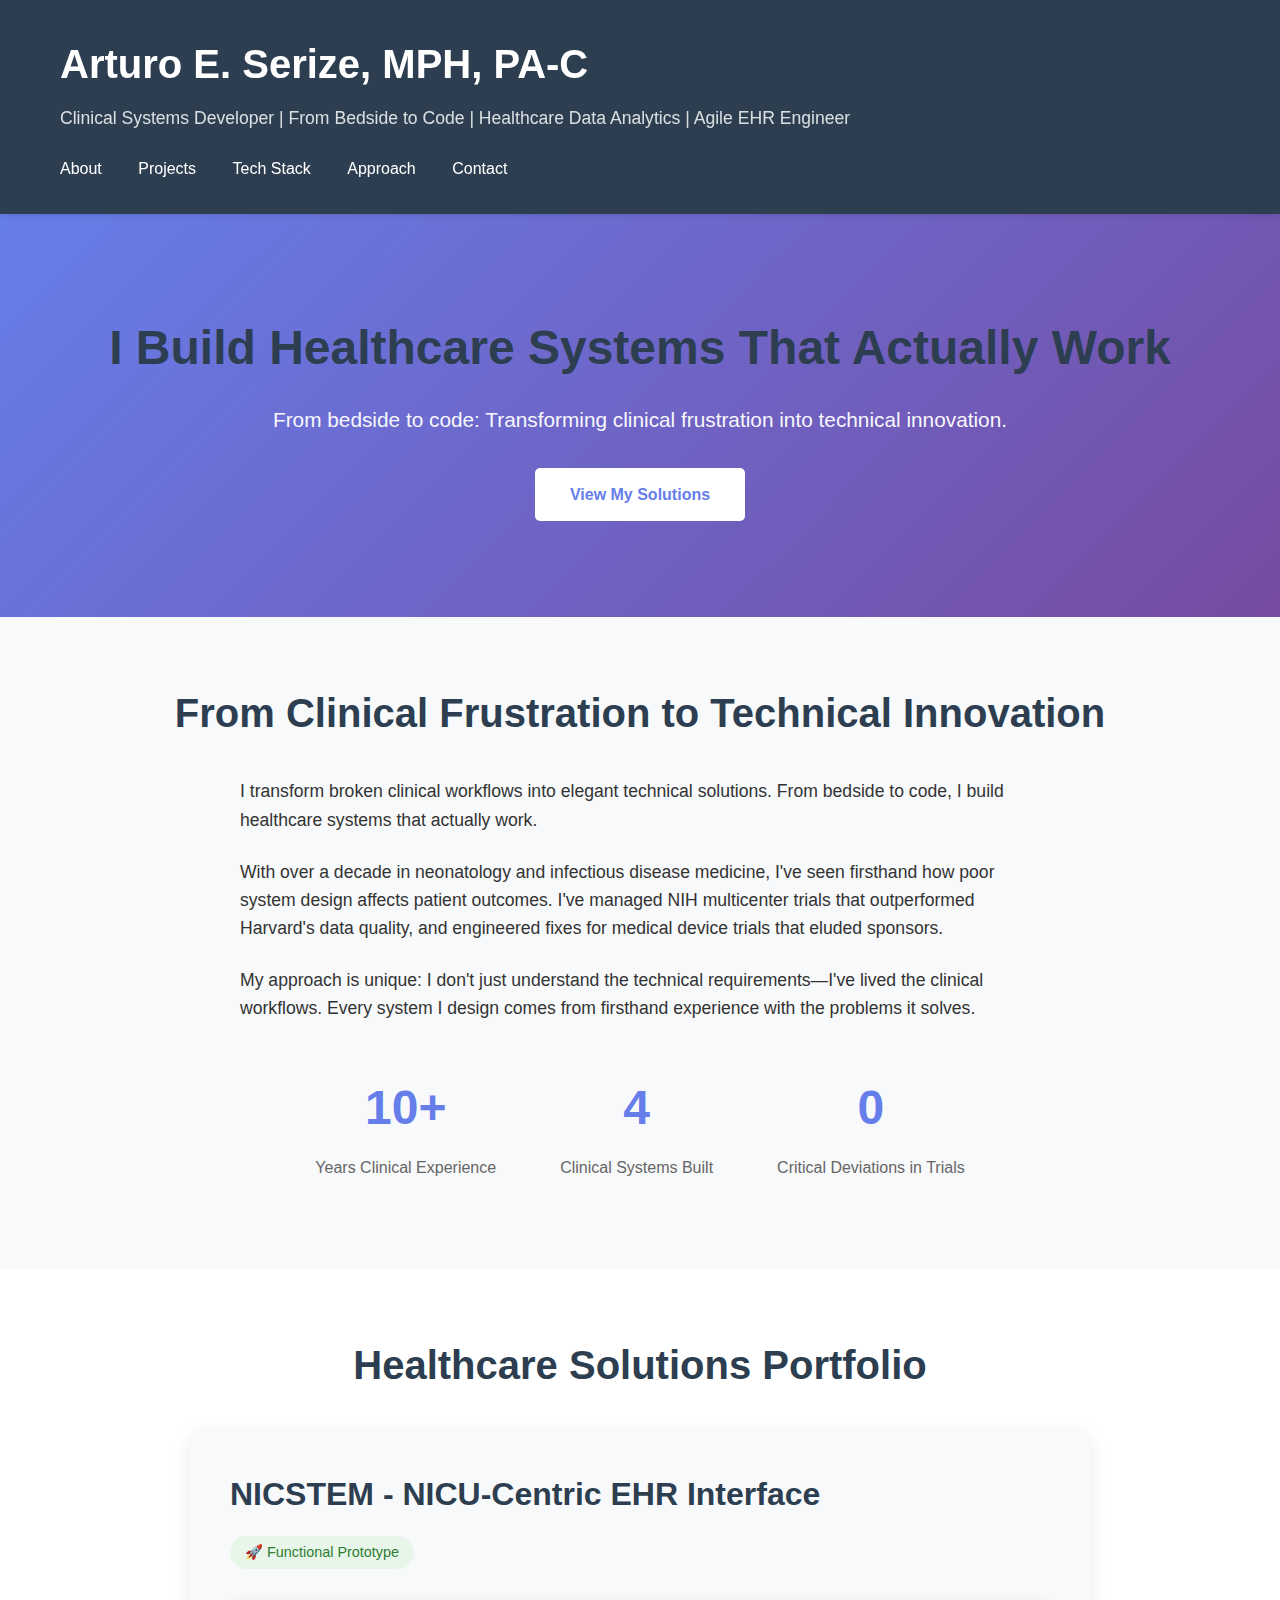
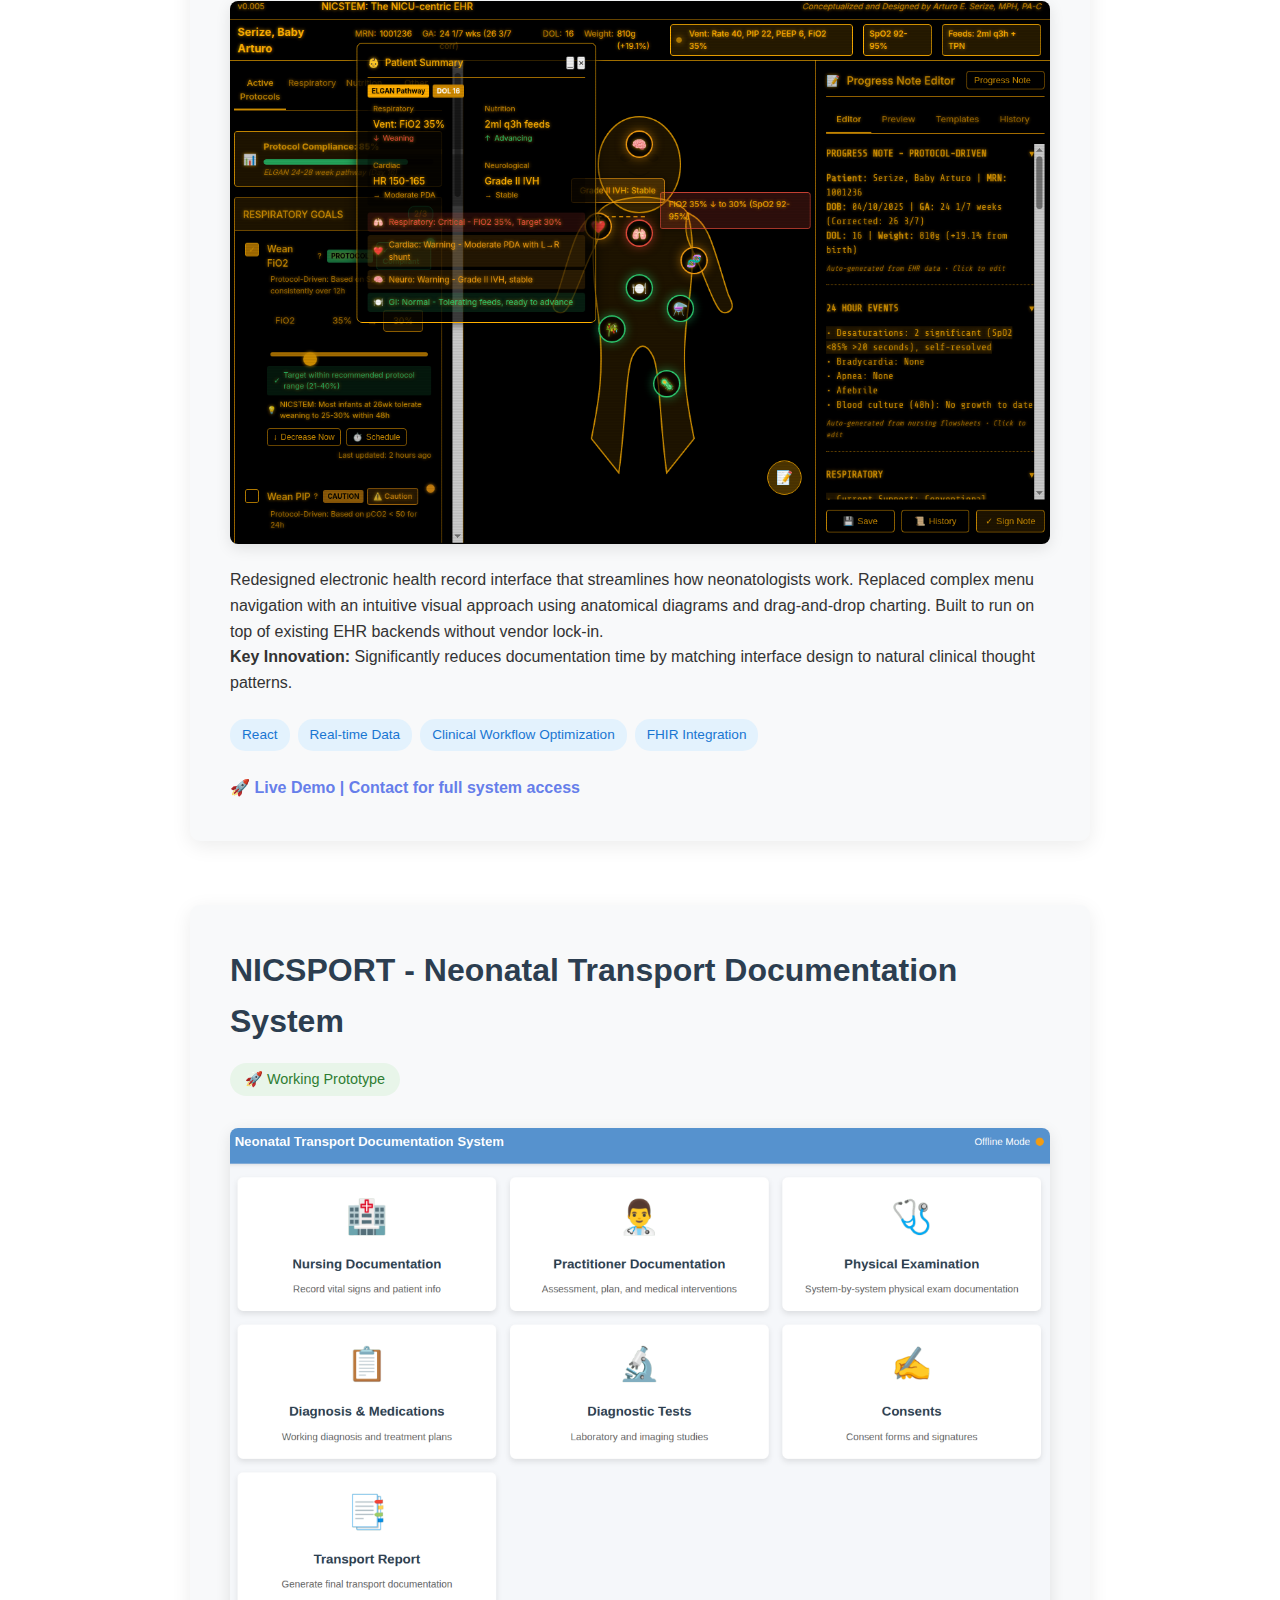
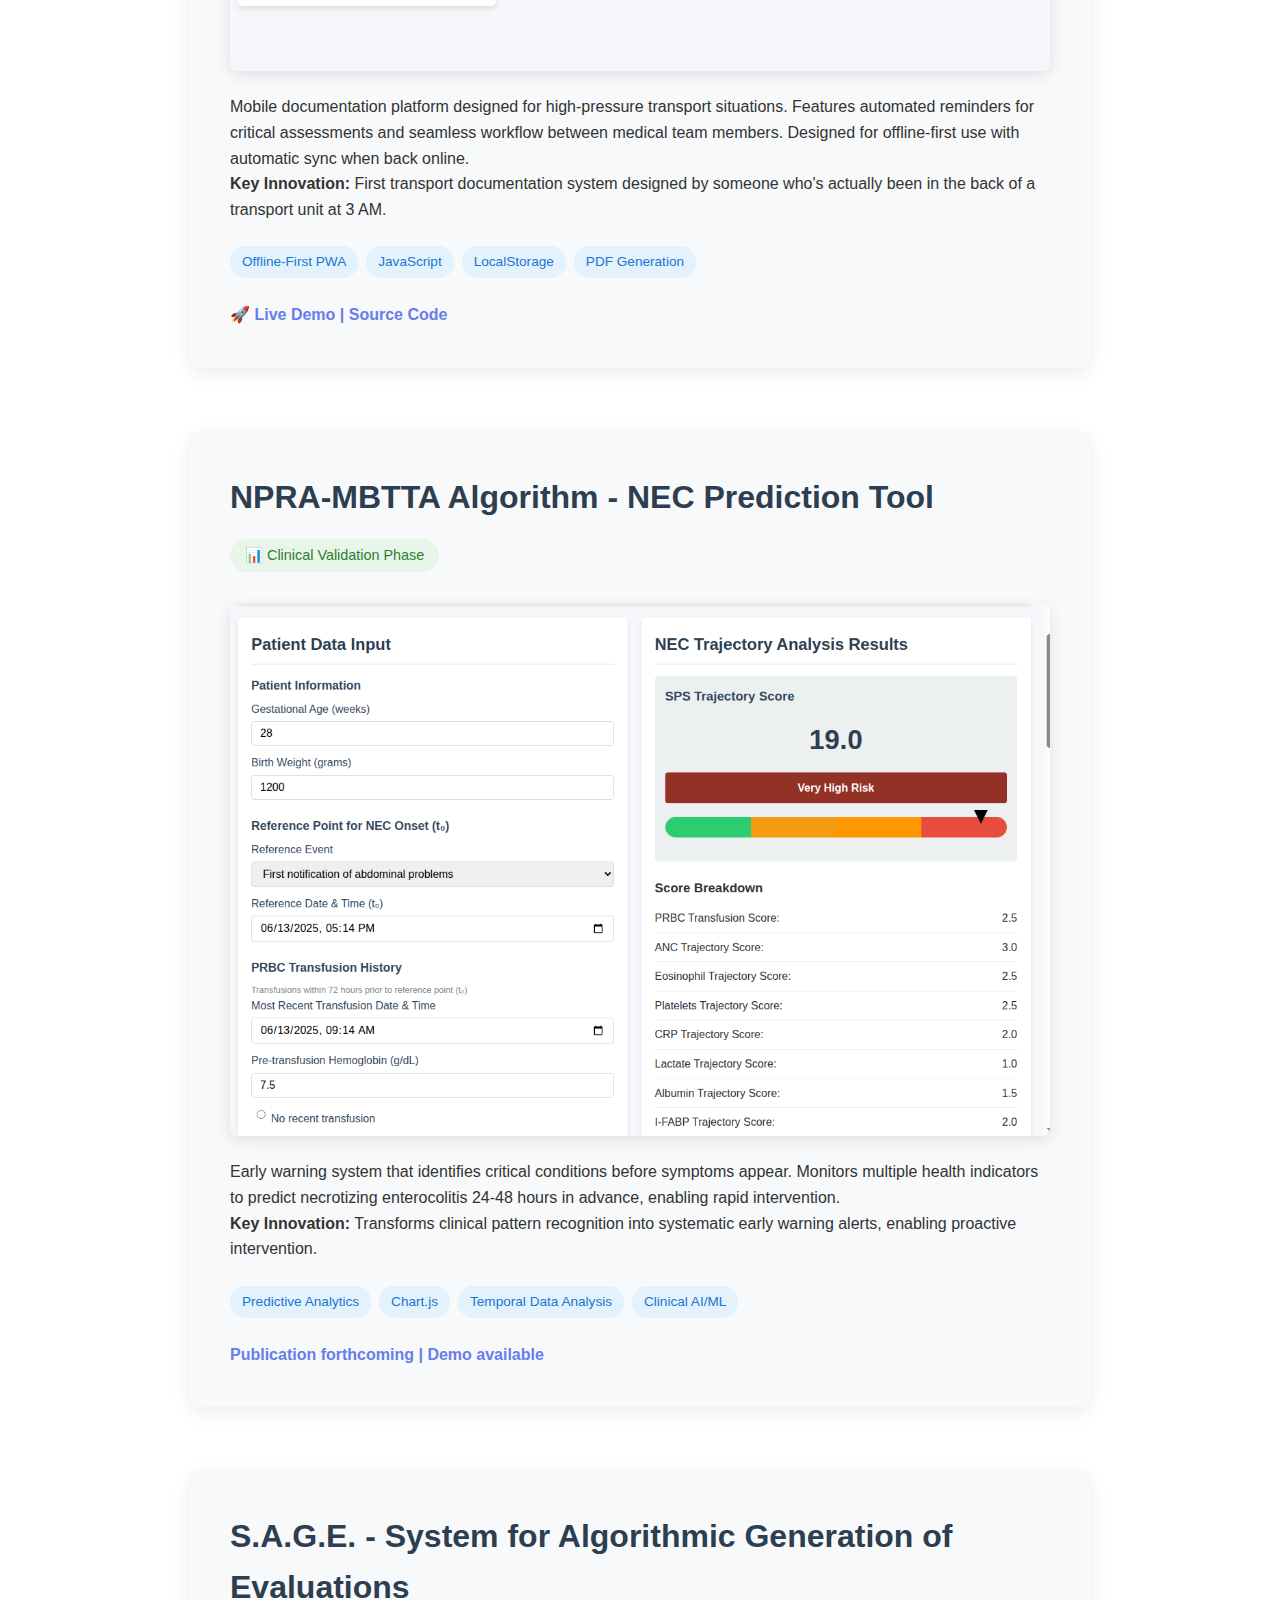
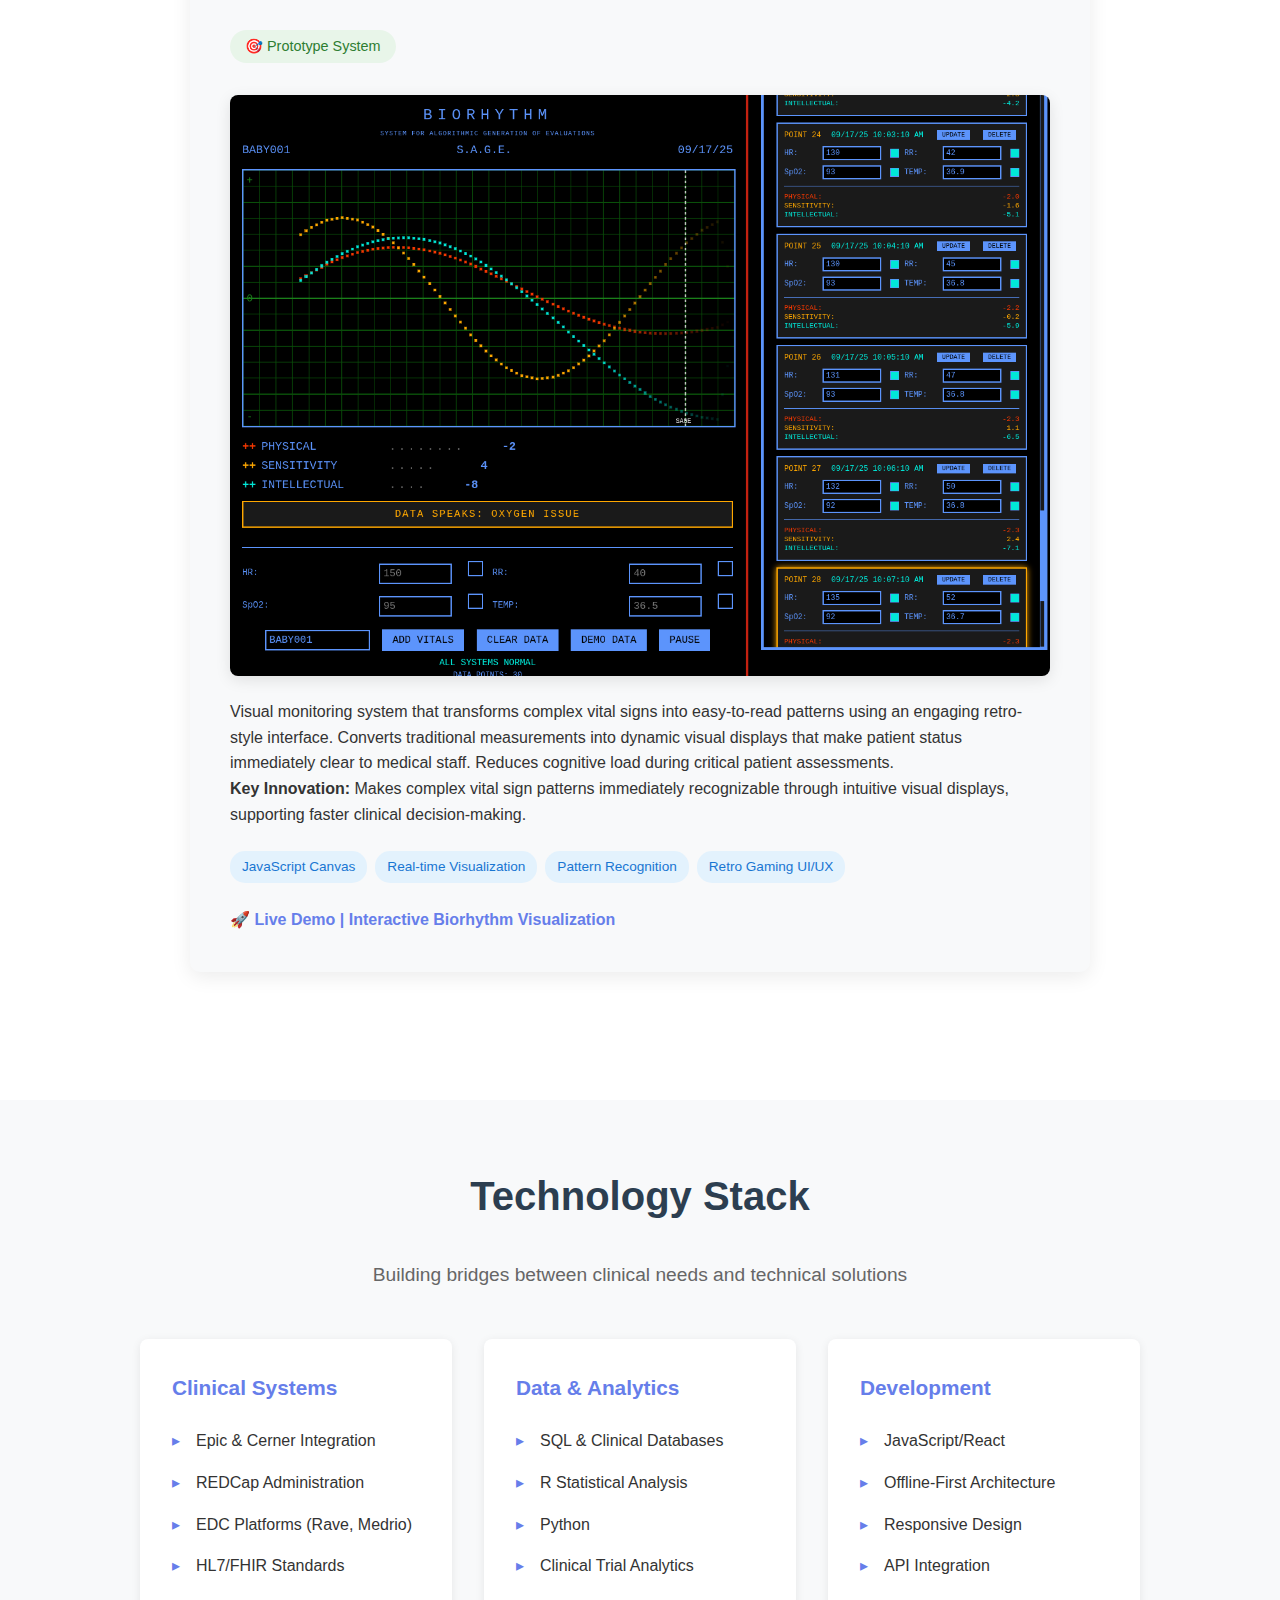
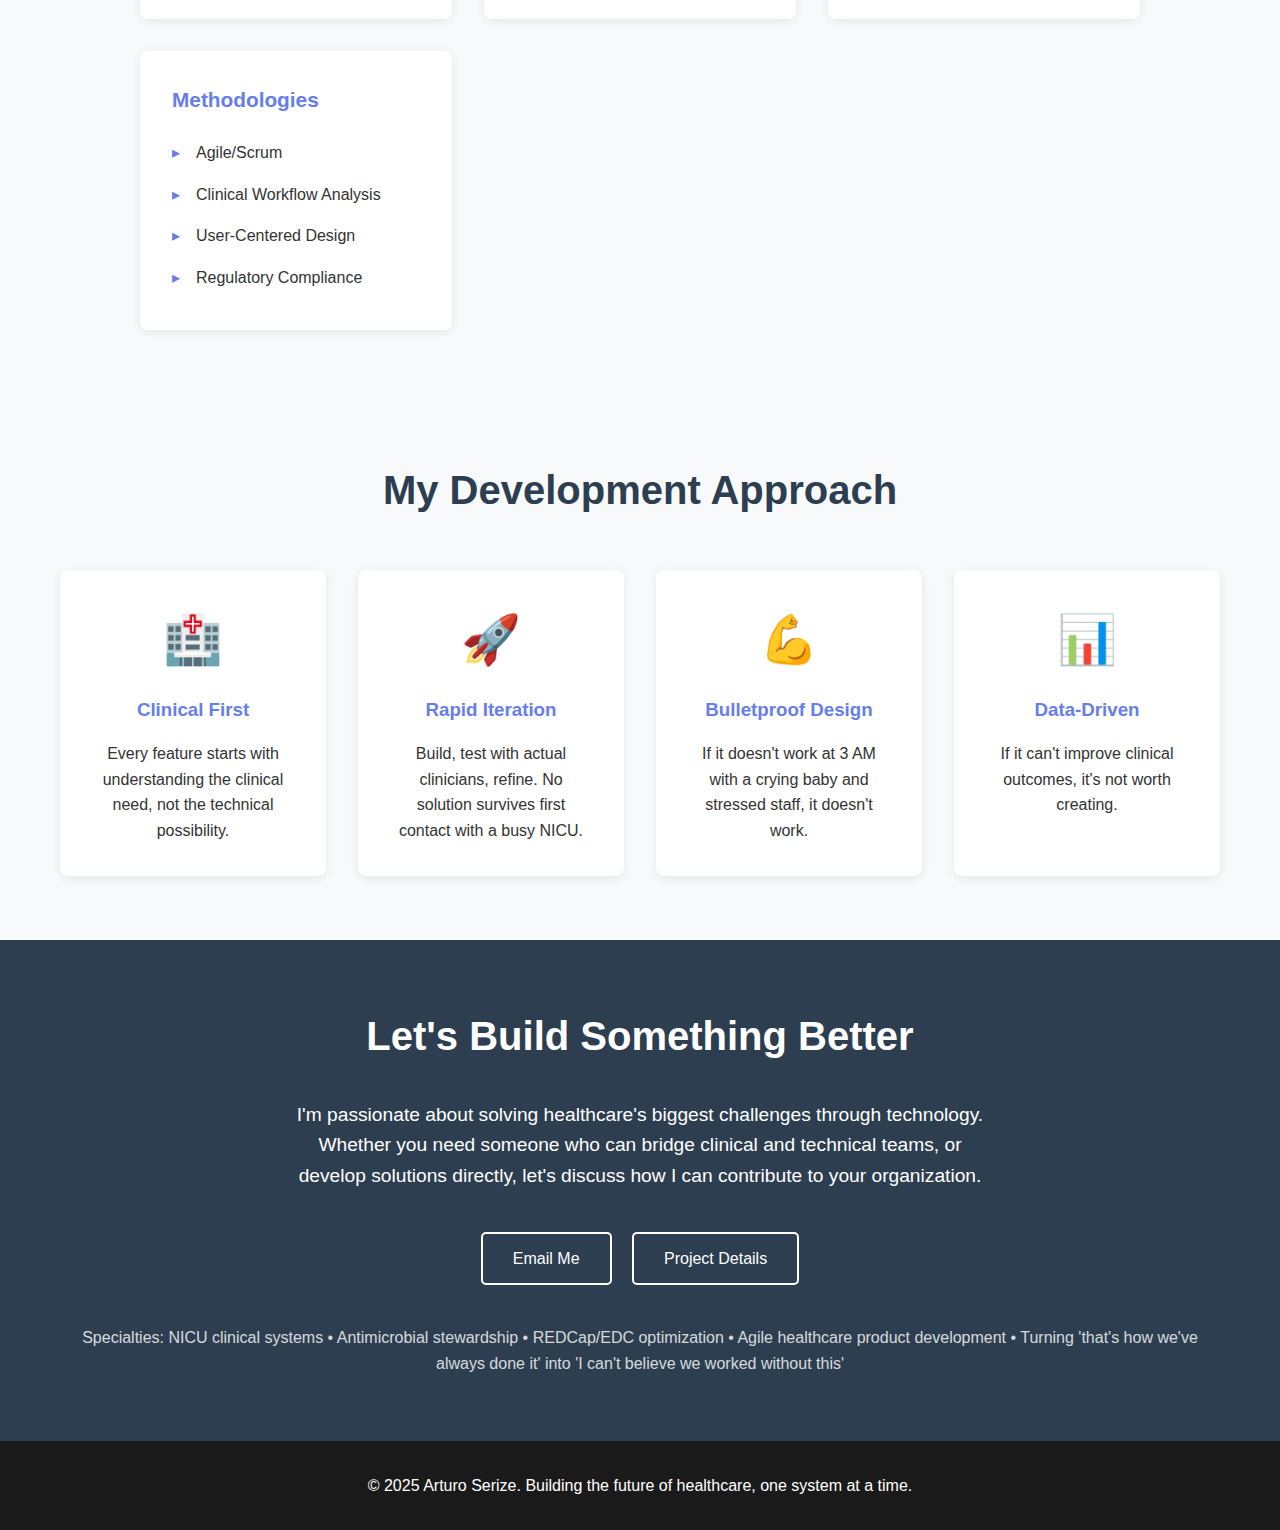
<file: index.html>
<!DOCTYPE html>
<html lang="en">
<head>
    <meta charset="UTF-8">
    <meta name="viewport" content="width=device-width, initial-scale=1.0">
    <title>Arturo Serize - Clinical Systems Developer | From Bedside to Code</title>
    <link rel="stylesheet" href="style.css">
</head>
<body>
    <header>
        <div class="container">
            <h1>Arturo E. Serize, MPH, PA-C</h1>
            <p class="tagline">Clinical Systems Developer | From Bedside to Code | Healthcare Data Analytics | Agile EHR Engineer</p>
            <nav>
                <a href="#about">About</a>
                <a href="#projects">Projects</a>
                <a href="#tech-stack">Tech Stack</a>
                <a href="#approach">Approach</a>
                <a href="#contact">Contact</a>
            </nav>
        </div>
    </header>
    
    <section id="hero">
        <div class="container">
            <h2>I Build Healthcare Systems That Actually Work</h2>
            <p class="lead">From bedside to code: Transforming clinical frustration into technical innovation.</p>
            <a href="#projects" class="cta-button">View My Solutions</a>
        </div>
    </section>
    
    <section id="about">
        <div class="container">
            <h2>From Clinical Frustration to Technical Innovation</h2>
            <div class="about-content">
                <p>
                    I transform broken clinical workflows into elegant technical solutions. From bedside to code, I build healthcare systems that actually work.
                </p>
                <p>
                    With over a decade in neonatology and infectious disease medicine, I've seen firsthand how poor system design affects patient outcomes. 
                    I've managed NIH multicenter trials that outperformed Harvard's data quality, and engineered fixes for medical device trials that eluded sponsors.
                </p>
                <p>
                    My approach is unique: I don't just understand the technical requirements—I've lived the clinical 
                    workflows. Every system I design comes from firsthand experience with the problems it solves.
                </p>
                <div class="stats-container">
                    <div class="stat">
                        <h3>10+</h3>
                        <p>Years Clinical Experience</p>
                    </div>
                    <div class="stat">
                        <h3>4</h3>
                        <p>Clinical Systems Built</p>
                    </div>
                    <div class="stat">
                        <h3>0</h3>
                        <p>Critical Deviations in Trials</p>
                    </div>
                </div>
            </div>
        </div>
    </section>
    
    <section id="projects">
        <div class="container">
            <h2>Healthcare Solutions Portfolio</h2>
            
            <div class="project">
                <h3>NICSTEM - NICU-Centric EHR Interface</h3>
                <div class="project-status">🚀 Functional Prototype</div>
                <img src="images/nicstem-screenshot.png" alt="NICSTEM Interface" class="project-image">
                <p>Redesigned electronic health record interface that streamlines how neonatologists work. Replaced complex menu navigation with an intuitive visual approach using anatomical diagrams and drag-and-drop charting. Built to run on top of existing EHR backends without vendor lock-in.</p>
                <p><strong>Key Innovation:</strong> Significantly reduces documentation time by matching interface design to natural clinical thought patterns.</p>
                <div class="tech-tags">
                    <span>React</span>
                    <span>Real-time Data</span>
                    <span>Clinical Workflow Optimization</span>
                    <span>FHIR Integration</span>
                </div>
                <p class="demo-link"><a href="demos/nicstem.html" target="_blank"><strong>🚀 Live Demo</strong></a> | <strong>Contact for full system access</strong></p>
            </div>

            <div class="project">
                <h3>NICSPORT - Neonatal Transport Documentation System</h3>
                <div class="project-status">🚀 Working Prototype</div>
                <img src="images/nicsport-screenshot.png" alt="NICSPORT Transport System" class="project-image">
                <p>Mobile documentation platform designed for high-pressure transport situations. Features automated reminders for critical assessments and seamless workflow between medical team members. Designed for offline-first use with automatic sync when back online.</p>
                <p><strong>Key Innovation:</strong> First transport documentation system designed by someone who's actually been in the back of a transport unit at 3 AM.</p>
                <div class="tech-tags">
                    <span>Offline-First PWA</span>
                    <span>JavaScript</span>
                    <span>LocalStorage</span>
                    <span>PDF Generation</span>
                </div>
                <p class="demo-link"><a href="demos/neonatal-transport.html" target="_blank"><strong>🚀 Live Demo</strong></a> | <a href="https://github.com/serize-dev/neonatal-transport-documentation" target="_blank"><strong>Source Code</strong></a></p>
            </div>

            <div class="project">
                <h3>NPRA-MBTTA Algorithm - NEC Prediction Tool</h3>
                <div class="project-status">📊 Clinical Validation Phase</div>
                <img src="images/nec-tool-screenshot.png" alt="NEC Prediction Tool" class="project-image">
                <p>Early warning system that identifies critical conditions before symptoms appear. Monitors multiple health indicators to predict necrotizing enterocolitis 24-48 hours in advance, enabling rapid intervention.</p>
                <p><strong>Key Innovation:</strong> Transforms clinical pattern recognition into systematic early warning alerts, enabling proactive intervention.</p>
                <div class="tech-tags">
                    <span>Predictive Analytics</span>
                    <span>Chart.js</span>
                    <span>Temporal Data Analysis</span>
                    <span>Clinical AI/ML</span>
                </div>
                <p class="demo-link"><strong>Publication forthcoming</strong> | <strong>Demo available</strong></p>
            </div>

            <div class="project">
                <h3>S.A.G.E. - System for Algorithmic Generation of Evaluations</h3>
                <div class="project-status">🎯 Prototype System</div>
                <img src="images/sage-screenshot.png" alt="S.A.G.E. Interface" class="project-image">
                <p>Visual monitoring system that transforms complex vital signs into easy-to-read patterns using an engaging retro-style interface. Converts traditional measurements into dynamic visual displays that make patient status immediately clear to medical staff. Reduces cognitive load during critical patient assessments.</p>
                <p><strong>Key Innovation:</strong> Makes complex vital sign patterns immediately recognizable through intuitive visual displays, supporting faster clinical decision-making.</p>
                <div class="tech-tags">
                    <span>JavaScript Canvas</span>
                    <span>Real-time Visualization</span>
                    <span>Pattern Recognition</span>
                    <span>Retro Gaming UI/UX</span>
                </div>
                <p class="demo-link"><a href="demos/sage.html" target="_blank"><strong>🚀 Live Demo</strong></a> | <strong>Interactive Biorhythm Visualization</strong></p>
            </div>
        </div>
    </section>

    <section id="tech-stack">
        <div class="container">
            <h2>Technology Stack</h2>
            <p class="section-intro">Building bridges between clinical needs and technical solutions</p>
            
            <div class="tech-grid">
                <div class="tech-category">
                    <h3>Clinical Systems</h3>
                    <ul>
                        <li>Epic & Cerner Integration</li>
                        <li>REDCap Administration</li>
                        <li>EDC Platforms (Rave, Medrio)</li>
                        <li>HL7/FHIR Standards</li>
                    </ul>
                </div>
                
                <div class="tech-category">
                    <h3>Data & Analytics</h3>
                    <ul>
                        <li>SQL & Clinical Databases</li>
                        <li>R Statistical Analysis</li>
                        <li>Python</li>
                        <li>Clinical Trial Analytics</li>
                    </ul>
                </div>
                
                <div class="tech-category">
                    <h3>Development</h3>
                    <ul>
                        <li>JavaScript/React</li>
                        <li>Offline-First Architecture</li>
                        <li>Responsive Design</li>
                        <li>API Integration</li>
                    </ul>
                </div>
                
                <div class="tech-category">
                    <h3>Methodologies</h3>
                    <ul>
                        <li>Agile/Scrum</li>
                        <li>Clinical Workflow Analysis</li>
                        <li>User-Centered Design</li>
                        <li>Regulatory Compliance</li>
                    </ul>
                </div>
            </div>
        </div>
    </section>
    
    <section id="approach">
        <div class="container">
            <h2>My Development Approach</h2>
            <div class="approach-grid">
                <div class="principle">
                    <div class="principle-icon">🏥</div>
                    <h3>Clinical First</h3>
                    <p>Every feature starts with understanding the clinical need, not the technical possibility.</p>
                </div>
                <div class="principle">
                    <div class="principle-icon">🚀</div>
                    <h3>Rapid Iteration</h3>
                    <p>Build, test with actual clinicians, refine. No solution survives first contact with a busy NICU.</p>
                </div>
                <div class="principle">
                    <div class="principle-icon">💪</div>
                    <h3>Bulletproof Design</h3>
                    <p>If it doesn't work at 3 AM with a crying baby and stressed staff, it doesn't work.</p>
                </div>
                <div class="principle">
                    <div class="principle-icon">📊</div>
                    <h3>Data-Driven</h3>
                    <p>If it can't improve clinical outcomes, it's not worth creating.</p>
                </div>
            </div>
        </div>
    </section>
    
    <section id="contact">
        <div class="container">
            <h2>Let's Build Something Better</h2>
            <p class="contact-intro">
                I'm passionate about solving healthcare's biggest challenges through technology. 
                Whether you need someone who can bridge clinical and technical teams, 
                or develop solutions directly, let's discuss how I can contribute to your organization.
            </p>
            <div class="contact-info">
                <a href="mailto:arturo@serize.dev" class="contact-button">Email Me</a>
                <a href="https://github.com/serize-dev" class="contact-button">Project Details</a>
            </div>
            <p style="margin-top: 2rem; opacity: 0.8;">
                Specialties: NICU clinical systems • Antimicrobial stewardship • REDCap/EDC optimization • 
                Agile healthcare product development • Turning 'that's how we've always done it' into 'I can't believe we worked without this'
            </p>
        </div>
    </section>
    
    <footer>
        <div class="container">
            <p>&copy; 2025 Arturo Serize. Building the future of healthcare, one system at a time.</p>
        </div>
    </footer>
</body>
</html>
</file>
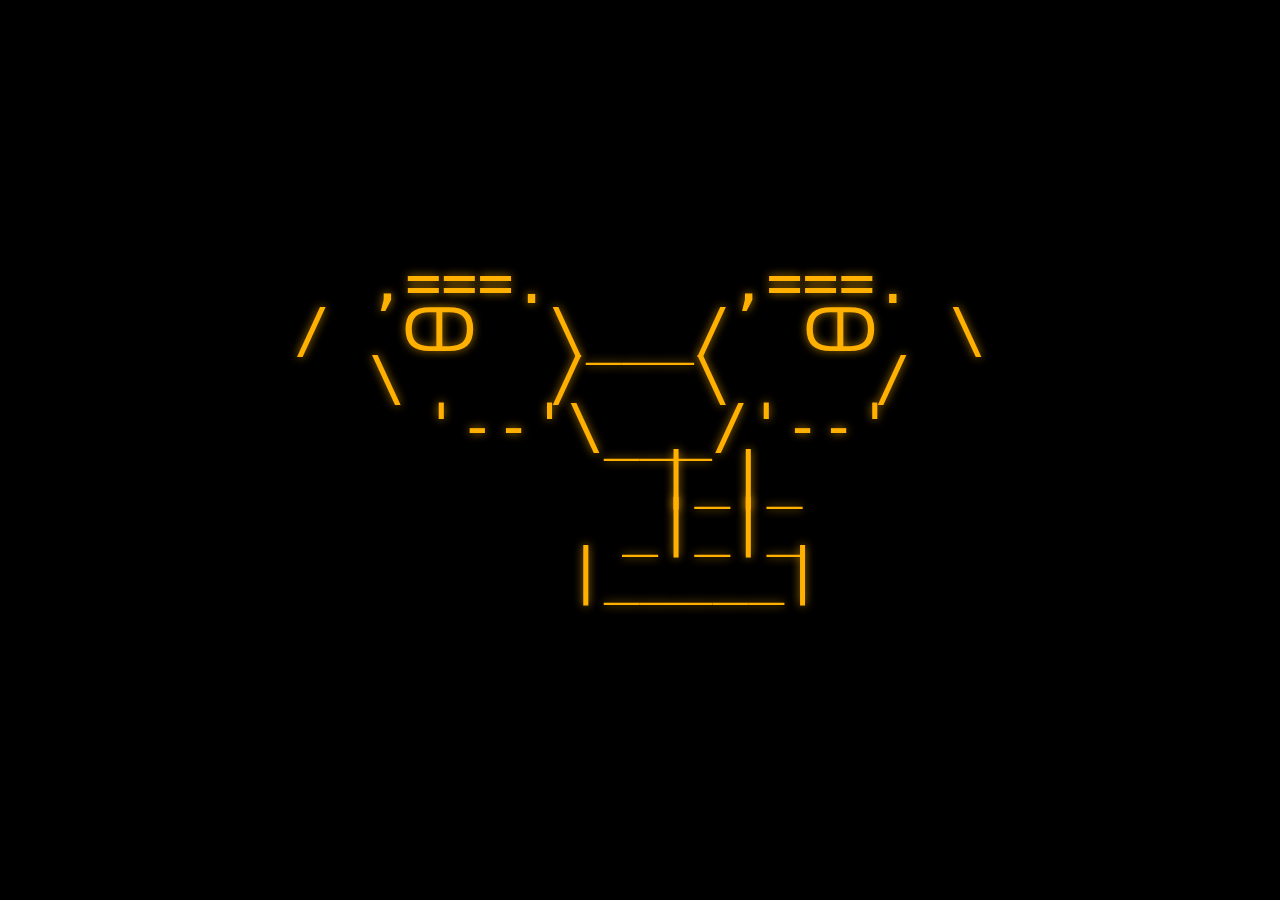
<file: avatar.html>
<!DOCTYPE html>
<html>
<head>
    <style>
        body {
            background: #000;
            display: flex;
            justify-content: center;
            align-items: center;
            height: 100vh;
            margin: 0;
        }
        .avatar {
            color: #FFB000;
            font-family: 'Courier New', monospace;
            font-size: 60px;
            text-align: center;
            line-height: 0.8;
            text-shadow: 0 0 10px rgba(255, 176, 0, 0.7);
        }
    </style>
</head>
<body>
    <div class="avatar">
        <pre>
,===.     ,===.
/  ↀ  \___/  ↀ  \
\    /   \    /
 '--'\___/'--'
     |_|_
    _|_|_
   |_____|
        </pre>
    </div>
</body>
</html>
</file>
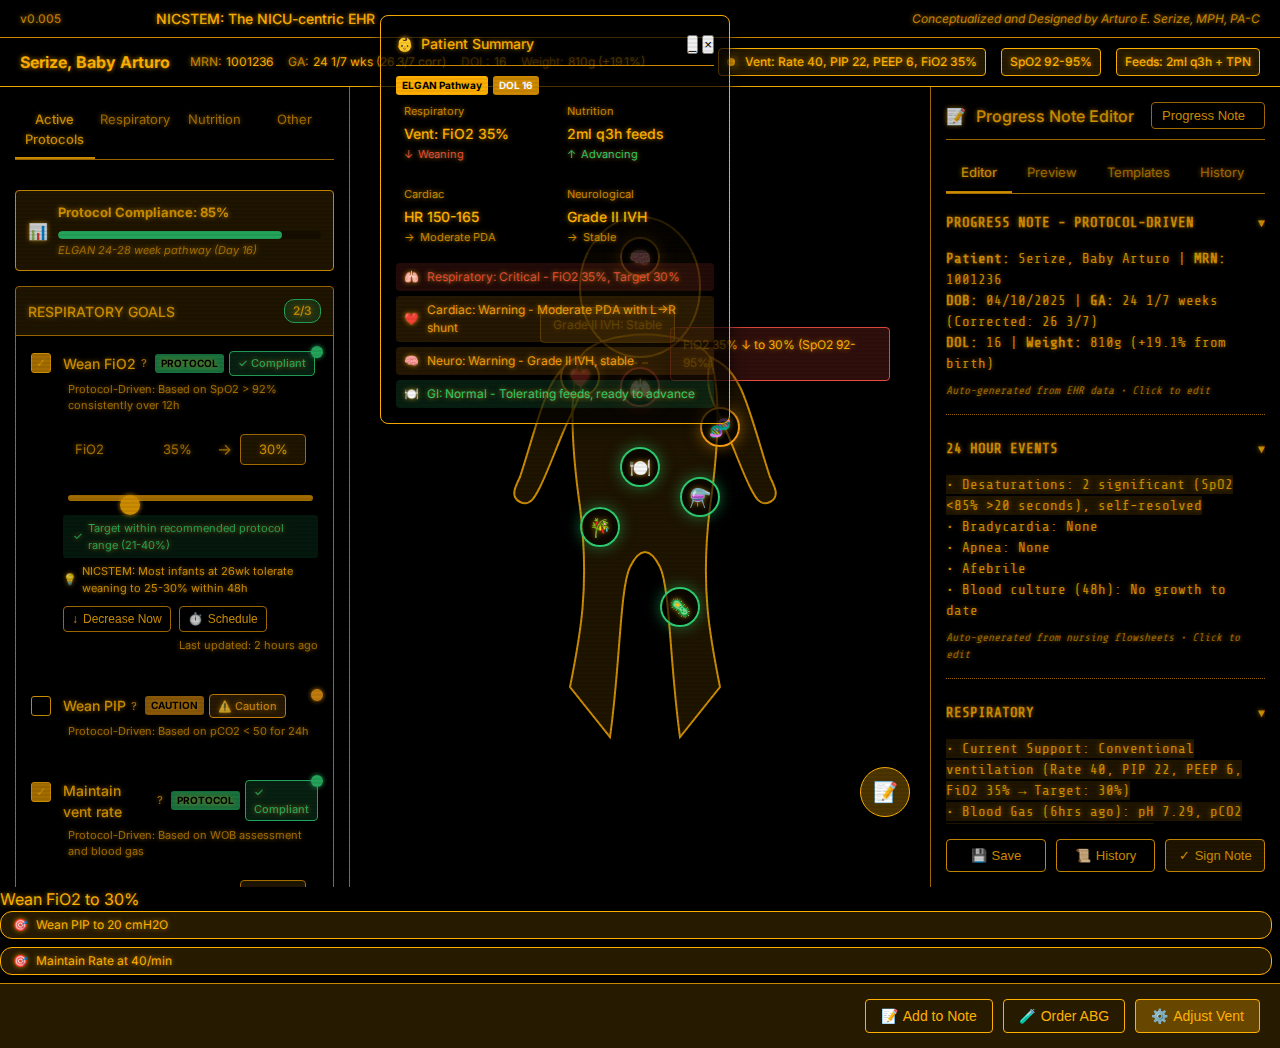
<file: demos/nicstem.html>
<!DOCTYPE html>
<html lang="en">
<head>
    <meta charset="utf-8"/>
    <title>NICSTEM - Enhanced NICU EHR Interface</title>
    <style>
        @import url('https://fonts.googleapis.com/css2?family=Share+Tech+Mono&family=Inter:wght@300;400;500;700&display=swap');
        
        :root {
            --amber: #FFB000;
            --amber-light: rgba(255, 176, 0, 0.15);
            --amber-medium: rgba(255, 176, 0, 0.3);
            --amber-dark: #CC8800;
            --black-bg: #000000;
            --black-panel: rgba(0, 0, 0, 0.7);
            --text-glow: 0 0 5px rgba(255, 176, 0, 0.7);
            
            --green: #2ECC71;
            --green-light: rgba(46, 204, 113, 0.15);
            --green-dark: #27AE60;
            --yellow: #F39C12;
            --yellow-light: rgba(243, 156, 18, 0.15);
            --yellow-dark: #D35400;
            --red: #E74C3C;
            --red-light: rgba(231, 76, 60, 0.15);
            --red-dark: #C0392B;
            --blue: #3498DB;
            --blue-dark: #2980B9;
        }
        
        * {
            box-sizing: border-box;
            margin: 0;
            padding: 0;
        }
        
        body {
            background: var(--black-bg);
            color: var(--amber);
            font-family: 'Inter', sans-serif;
            margin: 0;
            padding: 0;
            text-shadow: var(--text-glow);
            line-height: 1.5;
            display: flex;
            flex-direction: column;
            height: 100vh;
            overflow: hidden;
        }
        
        .scan-effect {
            position: fixed;
            top: 0;
            left: 0;
            width: 100%;
            height: 100%;
            background: linear-gradient(
                transparent 50%,
                rgba(0, 0, 0, 0.2) 50%
            );
            background-size: 100% 4px;
            pointer-events: none;
            z-index: 100;
            opacity: 0.3;
        }
        
        .patient-banner {
            background: var(--black-panel);
            border-bottom: 1px solid var(--amber);
            padding: 10px 20px;
            display: flex;
            justify-content: space-between;
            align-items: center;
            height: 60px;
        }
        
        .patient-info {
            display: flex;
            align-items: center;
            gap: 20px;
        }
        
        .patient-name {
            font-size: 16px;
            font-weight: bold;
        }
        
        .patient-details {
            font-size: 12px;
            display: flex;
            gap: 15px;
        }
        
        .detail {
            display: flex;
            gap: 5px;
        }
        
        .label {
            color: var(--amber-dark);
        }
        
        .critical-values {
            display: flex;
            gap: 15px;
        }
        
        .critical-value {
            background: var(--amber-light);
            border: 1px solid var(--amber);
            border-radius: 4px;
            padding: 4px 8px;
            font-size: 12px;
            font-weight: 500;
            display: flex;
            align-items: center;
            gap: 5px;
        }
        
        .pulse {
            display: inline-block;
            width: 8px;
            height: 8px;
            border-radius: 50%;
            background: var(--amber);
            margin-right: 5px;
            box-shadow: 0 0 10px var(--amber);
            animation: pulse 2s infinite;
        }
        
        @keyframes pulse {
            0% { opacity: 0.5; }
            50% { opacity: 1; }
            100% { opacity: 0.5; }
        }
        
        .system-info-bar {
            background: var(--black-panel);
            border-bottom: 1px solid var(--amber-dark);
            padding: 8px 20px;
            display: flex;
            justify-content: space-between;
            align-items: center;
            height: 40px;
        }
        
        .version-info {
            flex-shrink: 0;
            display: flex;
            align-items: center;
        }
        
        .version-number {
            font-size: 12px;
            color: var(--amber-dark);
        }
        
        .system-title {
            font-size: 14px;
            font-weight: 500;
            color: var(--amber);
            flex-grow: 0;
            text-align: center;
            flex-basis: 33%;
        }
        
        .system-attribution {
            font-size: 12px;
            color: var(--amber-dark);
            font-style: italic;
            text-align: right;
            flex-grow: 1;
        }
        
        .main-container {
            display: flex;
            height: calc(100vh - 100px);
            position: relative;
        }
        
        .baby-diagram-container {
            position: absolute;
            top: 50%;
            left: 50%;
            transform: translate(-50%, -50%);
            width: 500px;
            height: 600px;
            z-index: 10;
        }
        
        .baby-diagram {
            width: 100%;
            height: 100%;
            position: relative;
        }
        
        .baby-image {
            position: absolute;
            top: 0;
            left: 0;
            width: 100%;
            height: 100%;
            opacity: 0.8;
        }
        
        .system-marker {
            position: absolute;
            width: 40px;
            height: 40px;
            background: rgba(0,0,0,0.6);
            border: 2px solid var(--amber);
            border-radius: 50%;
            display: flex;
            align-items: center;
            justify-content: center;
            font-size: 18px;
            cursor: pointer;
            transition: all 0.3s;
            z-index: 20;
        }
        
        .system-marker:hover {
            transform: scale(1.15);
            background: var(--amber-light);
        }
        
        .system-marker.normal {
            border-color: var(--green);
            box-shadow: 0 0 15px rgba(46, 204, 113, 0.5);
        }
        
        .system-marker.warning {
            border-color: var(--yellow);
            box-shadow: 0 0 15px rgba(243, 156, 18, 0.5);
        }
        
        .system-marker.critical {
            border-color: var(--red);
            box-shadow: 0 0 15px rgba(231, 76, 60, 0.5);
        }
        
        .marker-tooltip {
            position: absolute;
            background: var(--black-panel);
            color: var(--amber);
            border: 1px solid var(--amber-dark);
            border-radius: 4px;
            padding: 4px 8px;
            font-size: 12px;
            white-space: nowrap;
            z-index: 30;
            opacity: 0;
            transition: opacity 0.2s;
            pointer-events: none;
        }
        
        .system-marker:hover .marker-tooltip {
            opacity: 1;
        }
        
        /* System marker positions */
        #system-neuro {
            top: 50px;
            left: 230px;
        }
        
        #system-respiratory {
            top: 180px;
            left: 230px;
        }
        
        #system-cardiac {
            top: 170px;
            left: 170px;
        }
        
        #system-gi {
            top: 260px;
            left: 230px;
        }
        
        #system-renal {
            top: 320px;
            left: 190px;
        }
        
        #system-infectious {
            top: 400px;
            left: 270px;
        }
        
        #system-skin {
            top: 220px;
            left: 310px;
        }
        
        #system-endocrine {
            top: 290px;
            left: 290px;
        }
        
        .connection-line {
            position: absolute;
            border-top: 2px dashed var(--amber-dark);
            z-index: 5;
            transform-origin: left center;
        }
        
        .left-panel {
            width: 350px;
            background: var(--black-panel);
            border-right: 1px solid var(--amber-dark);
            padding: 15px;
            display: flex;
            flex-direction: column;
            overflow-y: auto;
            opacity: 0.8;
            transition: opacity 0.3s;
            z-index: 15;
        }
        
        .left-panel:hover {
            opacity: 1;
        }
        
        .category-tabs {
            display: flex;
            border-bottom: 1px solid var(--amber-dark);
            margin-bottom: 15px;
        }
        
        .category-tab {
            padding: 8px 0;
            flex: 1;
            text-align: center;
            cursor: pointer;
            font-size: 13px;
            transition: all 0.2s;
        }
        
        .category-tab.active {
            border-bottom: 2px solid var(--amber);
            color: var(--amber);
            font-weight: 500;
        }
        
        .category-tab:not(.active) {
            color: var(--amber-dark);
        }
        
        .clinical-alert {
            background: var(--amber-light);
            border: 1px solid var(--amber);
            border-radius: 4px;
            padding: 12px;
            margin: 15px 0;
            font-size: 13px;
            display: flex;
            align-items: center;
            gap: 10px;
        }
        
        .alert-icon {
            font-size: 16px;
            flex-shrink: 0;
        }
        
        .alert-content {
            flex: 1;
        }
        
        .protocol-progress {
            margin-top: 8px;
            height: 8px;
            background: rgba(0,0,0,0.3);
            border-radius: 4px;
            overflow: hidden;
        }
        
        .progress-bar {
            height: 100%;
            background: var(--green);
            border-radius: 4px;
            width: 85%;
        }
        
        .protocol-note {
            font-size: 11px;
            font-style: italic;
            color: var(--amber-dark);
            margin-top: 3px;
        }
        
        .goal-list {
            margin-bottom: 20px;
        }
        
        .goal-category {
            margin-bottom: 15px;
            background: rgba(0,0,0,0.3);
            border: 1px solid var(--amber-dark);
            border-radius: 4px;
            overflow: hidden;
        }
        
        .category-header {
            background: var(--amber-light);
            padding: 12px;
            font-weight: 500;
            font-size: 14px;
            display: flex;
            align-items: center;
            justify-content: space-between;
            border-bottom: 1px solid var(--amber-dark);
        }
        
        .protocol-metrics {
            display: flex;
            align-items: center;
        }
        
        .protocol-status {
            padding: 2px 8px;
            border-radius: 10px;
            background: rgba(0,0,0,0.5);
            border: 1px solid var(--amber-dark);
            font-size: 12px;
        }
        
        .protocol-status.compliant {
            background: rgba(46, 204, 113, 0.2);
            border-color: var(--green);
        }
        
        .protocol-status.warning {
            background: rgba(243, 156, 18, 0.2);
            border-color: var(--yellow);
        }
        
        .protocol-status.critical {
            background: rgba(231, 76, 60, 0.2);
            border-color: var(--red);
        }
        
        .goal-item {
            padding: 15px;
            border-bottom: 1px solid rgba(204, 136, 0, 0.3);
            position: relative;
        }
        
        .goal-item:last-child {
            border-bottom: none;
        }
        
        .goal-toggle {
            display: flex;
            align-items: flex-start;
            cursor: pointer;
        }
        
        .goal-checkbox {
            appearance: none;
            width: 20px;
            height: 20px;
            border: 1px solid var(--amber);
            border-radius: 3px;
            background: rgba(0,0,0,0.5);
            cursor: pointer;
            position: relative;
            margin-right: 12px;
            flex-shrink: 0;
            margin-top: 2px;
        }
        
        .goal-checkbox:checked {
            background: var(--amber-dark);
        }
        
        .goal-checkbox:checked::after {
            content: "✓";
            position: absolute;
            color: var(--amber);
            font-size: 12px;
            top: 2px;
            left: 4px;
        }
        
        .goal-content {
            flex: 1;
        }
        
        .goal-label {
            font-weight: 500;
            margin-bottom: 5px;
            font-size: 14px;
            color: var(--amber);
            display: flex;
            align-items: center;
        }
        
        .protocol-badge {
            display: inline-block;
            padding: 2px 6px;
            border-radius: 3px;
            font-size: 10px;
            font-weight: bold;
            margin-left: 8px;
            text-transform: uppercase;
        }
        
        .badge-compliant {
            background-color: rgba(46, 204, 113, 0.7);
            color: #000;
        }
        
        .badge-warning {
            background-color: rgba(243, 156, 18, 0.7);
            color: #000;
        }
        
        .badge-critical {
            background-color: rgba(231, 76, 60, 0.7);
            color: #000;
        }
        
        .goal-controls {
            margin-top: 12px;
            display: none;
        }
        
        .goal-checkbox:checked ~ .goal-content .goal-controls {
            display: block;
        }
        
        .value-display {
            display: flex;
            align-items: center;
            background: rgba(0,0,0,0.2);
            border-radius: 4px;
            padding: 8px 12px;
            margin-bottom: 10px;
            width: 100%;
        }
        
        .value-display-label {
            flex-shrink: 0;
            color: var(--amber-dark);
            margin-right: 10px;
            font-size: 13px;
            width: 60px;
        }
        
        .value-change {
            display: flex;
            align-items: center;
            flex-grow: 1;
        }
        
        .current-value {
            flex: 1;
            padding: 5px 8px;
            border-radius: 4px;
            background: rgba(0,0,0,0.4);
            color: var(--amber-dark);
            text-align: center;
            font-size: 13px;
        }
        
        .arrow {
            margin: 0 8px;
            color: var(--amber-dark);
        }
        
        .target-value {
            flex: 1;
            padding: 5px 8px;
            border-radius: 4px;
            background: var(--amber-light);
            color: var(--amber);
            text-align: center;
            border: 1px solid var(--amber-dark);
            font-size: 13px;
        }
        
        .slider-container {
            width: 100%;
            padding: 0 5px;
        }
        
        .slider-input {
            -webkit-appearance: none;
            width: 100%;
            height: 6px;
            background: rgba(0,0,0,0.5);
            border-radius: 3px;
            outline: none;
        }
        
        .slider-input::-webkit-slider-thumb {
            -webkit-appearance: none;
            width: 20px;
            height: 20px;
            background: var(--amber);
            border-radius: 50%;
            cursor: pointer;
            box-shadow: 0 0 5px var(--amber);
        }
        
        .slider-input::-moz-range-thumb {
            width: 20px;
            height: 20px;
            background: var(--amber);
            border-radius: 50%;
            cursor: pointer;
            box-shadow: 0 0 5px var(--amber);
            border: none;
        }
        
        .slider-input::-webkit-slider-runnable-track {
            height: 6px;
            background: var(--amber-dark);
            border-radius: 3px;
        }
        
        .protocol-message {
            font-size: 11px;
            padding: 5px 10px;
            margin-top: 8px;
            border-radius: 3px;
            display: flex;
            align-items: center;
            gap: 5px;
        }
        
        .protocol-message-compliant {
            background-color: rgba(46, 204, 113, 0.15);
            color: #2ECC71;
        }
        
        .protocol-message-warning {
            background-color: rgba(243, 156, 18, 0.15);
            color: #F39C12;
        }
        
        .protocol-message-critical {
            background-color: rgba(231, 76, 60, 0.15);
            color: #E74C3C;
        }
        
        .protocol-tip {
            display: flex;
            align-items: center;
            gap: 5px;
            margin-top: 5px;
            font-size: 11px;
        }
        
        .tip-icon {
            color: var(--amber);
        }
        
        .rule-info {
            font-size: 11px;
            color: var(--amber-dark);
            margin-left: 5px;
            cursor: pointer;
            transition: color 0.2s;
        }
        
        .protocol-info {
            display: inline-block;
            font-size: 11px;
            color: var(--amber-dark);
            margin-left: 5px;
            cursor: pointer;
            transition: color 0.2s;
        }
        
        .generate-btn {
            background: var(--amber-light);
            border: 1px solid var(--amber);
            border-radius: 4px;
            color: var(--amber);
            padding: 15px;
            margin-top: auto;
            cursor: pointer;
            font-family: 'Inter', sans-serif;
            font-weight: 500;
            text-shadow: var(--text-glow);
            display: flex;
            align-items: center;
            justify-content: center;
            gap: 8px;
            transition: all 0.2s;
            font-size: 15px;
        }
        
        .generate-btn:hover {
            background: var(--amber-medium);
        }
        
        /* Note Editor Panel */
        .right-panel {
            width: 350px;
            background: var(--black-panel);
            border-left: 1px solid var(--amber-dark);
            padding: 15px;
            overflow-y: auto;
            opacity: 0.8;
            transition: opacity 0.3s;
            position: absolute;
            top: 0;
            right: 0;
            bottom: 0;
            z-index: 15;
            display: flex;
            flex-direction: column;
        }
        
        .right-panel:hover {
            opacity: 1;
        }
        
        .note-editor-header {
            display: flex;
            align-items: center;
            margin-bottom: 15px;
            padding-bottom: 10px;
            border-bottom: 1px solid var(--amber-dark);
        }
        
        .note-editor-title {
            font-size: 16px;
            font-weight: 500;
            display: flex;
            align-items: center;
            gap: 10px;
            flex: 1;
        }
        
        .note-type-dropdown {
            background: rgba(0,0,0,0.5);
            border: 1px solid var(--amber-dark);
            border-radius: 4px;
            color: var(--amber);
            padding: 5px 10px;
            font-size: 13px;
            appearance: none;
            cursor: pointer;
        }
        
        .note-type-dropdown:focus {
            border-color: var(--amber);
            outline: none;
        }
        
        .note-tabs {
            display: flex;
            margin-bottom: 15px;
            border-bottom: 1px solid var(--amber-dark);
        }
        
        .note-tab {
            padding: 8px 15px;
            font-size: 13px;
            cursor: pointer;
            border-bottom: 2px solid transparent;
            transition: all 0.2s;
        }
        
        .note-tab.active {
            border-bottom: 2px solid var(--amber);
            color: var(--amber);
            font-weight: 500;
        }
        
        .note-tab:not(.active) {
            color: var(--amber-dark);
        }
        
        .note-content {
            flex: 1;
            overflow-y: auto;
            font-family: 'Share Tech Mono', monospace;
            font-size: 14px;
            margin-bottom: 15px;
        }
        
        .note-section {
            margin-bottom: 20px;
            border-bottom: 1px dotted var(--amber-dark);
            padding-bottom: 15px;
        }
        
        .note-section:last-child {
            margin-bottom: 0;
            border-bottom: none;
        }
        
        .note-header {
            color: var(--amber);
            font-weight: bold;
            margin-bottom: 8px;
            cursor: pointer;
            display: flex;
            justify-content: space-between;
            align-items: center;
        }
        
        .note-header:hover {
            color: var(--amber-dark);
        }
        
        .toggle-icon {
            font-size: 12px;
            transition: transform 0.3s;
        }
        
        .collapsed .toggle-icon {
            transform: rotate(-90deg);
        }
        
        .note-body {
            transition: max-height 0.3s, opacity 0.3s;
            max-height: 1000px;
            opacity: 1;
            overflow: hidden;
        }
        
        .collapsed .note-body {
            max-height: 0;
            opacity: 0;
        }
        
        [contenteditable="true"] {
            outline: none;
            border-bottom: 1px dashed transparent;
            transition: border-color 0.2s;
            padding: 3px 0;
        }
        
        [contenteditable="true"]:hover,
        [contenteditable="true"]:focus {
            border-bottom-color: var(--amber-dark);
        }
        
        .highlight {
            background: var(--amber-light);
            padding: 2px 0;
        }
        
        .auto-gen-notice {
            font-style: italic;
            color: var(--amber-dark);
            font-size: 11px;
            margin-top: 5px;
        }
        
        .note-tools {
            display: flex;
            gap: 10px;
            margin-top: auto;
        }
        
        .tool-button {
            flex: 1;
            background: transparent;
            border: 1px solid var(--amber);
            border-radius: 4px;
            color: var(--amber);
            padding: 8px 0;
            font-size: 13px;
            display: flex;
            align-items: center;
            justify-content: center;
            gap: 5px;
            cursor: pointer;
            transition: all 0.2s;
        }
        
        .tool-button:hover {
            background: var(--amber-light);
        }
        
        .tool-button.primary {
            background: var(--amber-light);
        }
        
        .system-alert {
            position: absolute;
            padding: 8px 12px;
            font-size: 12px;
            background: var(--amber-light);
            border: 1px solid var(--amber);
            border-radius: 4px;
            z-index: 25;
            box-shadow: 0 0 10px rgba(0,0,0,0.5);
            pointer-events: none;
        }
        
        .system-alert.warning {
            background: rgba(243, 156, 18, 0.2);
            border-color: var(--yellow);
        }
        
        .system-alert.critical {
            background: rgba(231, 76, 60, 0.2);
            border-color: var(--red);
        }
        
        .toast {
            position: fixed;
            bottom: 20px;
            left: 50%;
            transform: translateX(-50%);
            background: var(--amber);
            color: black;
            padding: 10px 20px;
            border-radius: 4px;
            font-size: 14px;
            opacity: 0;
            transition: opacity 0.3s;
            z-index: 1000;
        }
        
        .loading-overlay {
            position: fixed;
            top: 0;
            left: 0;
            width: 100%;
            height: 100%;
            background: rgba(0, 0, 0, 0.7);
            display: flex;
            align-items: center;
            justify-content: center;
            flex-direction: column;
            z-index: 2000;
            opacity: 0;
            visibility: hidden;
            transition: opacity 0.3s, visibility 0.3s;
        }
        
        .loading-spinner {
            width: 40px;
            height: 40px;
            border: 4px solid var(--amber-dark);
            border-top: 4px solid var(--amber);
            border-radius: 50%;
            animation: spin 1s linear infinite;
            margin-bottom: 15px;
        }
        
        .loading-text {
            color: var(--amber);
            font-size: 16px;
        }
        
        @keyframes spin {
            0% { transform: rotate(0deg); }
            100% { transform: rotate(360deg); }
        }
        
        /* System Modals */
        .modal-overlay {
            position: fixed;
            top: 0;
            left: 0;
            width: 100%;
            height: 100%;
            background: rgba(0, 0, 0, 0.7);
            display: flex;
            align-items: center;
            justify-content: center;
            z-index: 2000;
            opacity: 0;
            visibility: hidden;
            transition: opacity 0.3s, visibility 0.3s;
        }
        
        .modal-overlay.visible {
            opacity: 1;
            visibility: visible;
        }
        
        .system-modal {
            background: var(--black-panel);
            border: 2px solid var(--amber);
            border-radius: 8px;
            width: 90%;
            max-width: 800px;
            max-height: 90vh;
            display: flex;
            flex-direction: column;
            box-shadow: 0 0 20px rgba(255, 176, 0, 0.3);
            transform: scale(0.9);
            transition: transform 0.3s;
            overflow: hidden;
        }
        
        .modal-overlay.visible .system-modal {
            transform: scale(1);
        }
        
        .modal-header {
            background: var(--amber-light);
            padding: 15px 20px;
            border-bottom: 1px solid var(--amber);
            display: flex;
            justify-content: space-between;
            align-items: center;
        }
        
        .modal-title {
            font-size: 18px;
            font-weight: 500;
            display: flex;
            align-items: center;
            gap: 10px;
        }
        
        .system-status {
            font-size: 12px;
            padding: 3px 8px;
            border-radius: 4px;
            text-transform: uppercase;
            font-weight: bold;
            margin-left: 10px;
        }
        
        .status-normal {
            background: var(--green);
            color: #000;
        }
        
        .status-warning {
            background: var(--yellow);
            color: #000;
        }
        
        .status-critical {
            background: var(--red);
            color: #000;
        }
        
        .modal-controls {
            display: flex;
            gap: 10px;
        }
        
        .modal-control-button {
            background: transparent;
            border: 1px solid var(--amber);
            border-radius: 4px;
            color: var(--amber);
            width: 30px;
            height: 30px;
            display: flex;
            justify-content: center;
            align-items: center;
            cursor: pointer;
            font-size: 16px;
            transition: all 0.2s;
        }
        
        .modal-control-button:hover {
            background: var(--amber-medium);
        }
        
        .modal-content {
            padding: 20px;
            overflow-y: auto;
            max-height: calc(90vh - 130px);
        }
        
        .modal-section {
            margin-bottom: 20px;
            border-bottom: 1px dotted var(--amber-dark);
            padding-bottom: 20px;
        }
        
        .modal-section:last-child {
            border-bottom: none;
            margin-bottom: 0;
            padding-bottom: 0;
        }
        
        .section-title {
            font-size: 16px;
            font-weight: 500;
            margin-bottom: 15px;
            color: var(--amber);
        }
        
        .condition-list {
            display: flex;
            flex-direction: column;
            gap: 8px;
            margin-bottom: 15px;
        }
        
        .condition-item {
            display: flex;
            justify-content: space-between;
            padding: 8px 12px;
            background: rgba(0, 0, 0, 0.3);
            border-radius: 4px;
            border: 1px solid var(--amber-dark);
        }
        
        .condition-name {
            font-size: 14px;
            display: flex;
            align-items: center;
            gap: 8px;
        }
        
        .condition-status {
            font-size: 13px;
            color: var(--amber-dark);
        }
        
        .stats-grid {
            display: grid;
            grid-template-columns: repeat(auto-fill, minmax(200px, 1fr));
            gap: 10px;
            margin-bottom: 15px;
        }
        
        .stat-item {
            background: var(--amber-light);
            border-radius: 4px;
            padding: 10px;
            display: flex;
            flex-direction: column;
        }
        
        .stat-name {
            font-size: 13px;
            color: var(--amber-dark);
            margin-bottom: 5px;
        }
        
        .stat-value {
            font-size: 16px;
            font-weight: 500;
        }
        
        .stat-time {
            font-size: 11px;
            color: var(--amber-dark);
            margin-top: 5px;
            align-self: flex-end;
        }
        
        .intervention-list {
            display: flex;
            flex-direction: column;
            gap: 8px;
        }
        
        .intervention-item {
            display: flex;
            justify-content: space-between;
            padding: 8px 12px;
            background: rgba(0, 0, 0, 0.3);
            border-radius: 4px;
            border: 1px solid var(--amber-dark);
        }
        
        .intervention-name {
            font-size: 14px;
        }
        
        .intervention-status {
            font-size: 13px;
            color: var(--amber-dark);
        }
        
        .modal-actions {
            display: flex;
            justify-content: flex-end;
            gap: 10px;
            padding: 15px 20px;
            border-top: 1px solid var(--amber-dark);
            background: var(--amber-light);
        }
        
        .modal-action-button {
            background: transparent;
            border: 1px solid var(--amber);
            border-radius: 4px;
            color: var(--amber);
            padding: 8px 15px;
            font-size: 14px;
            cursor: pointer;
            transition: all 0.2s;
            display: flex;
            align-items: center;
            gap: 5px;
        }
        
        .modal-action-button:hover {
            background: var(--amber-medium);
        }
        
        .modal-action-button.primary {
            background: var(--amber-medium);
        }
        
        .modal-notes {
            background: rgba(0, 0, 0, 0.3);
            border: 1px solid var(--amber-dark);
            border-radius: 4px;
            padding: 10px;
        }
        
        .note-item {
            padding-bottom: 8px;
            margin-bottom: 8px;
            border-bottom: 1px dotted rgba(204, 136, 0, 0.3);
        }
        
        .note-item:last-child {
            border-bottom: none;
            margin-bottom: 0;
            padding-bottom: 0;
        }
        
        .note-metadata {
            display: flex;
            justify-content: space-between;
            font-size: 12px;
            color: var(--amber-dark);
            margin-bottom: 5px;
        }
        
        .note-text {
            font-size: 13px;
        }
        
        .trend-chart {
            height: 130px;
            background: rgba(0, 0, 0, 0.3);
            border: 1px solid var(--amber-dark);
            border-radius: 4px;
            margin-top: 10px;
            position: relative;
            overflow: hidden;
        }
        
        .chart-line {
            position: absolute;
            top: 30px;
            left: 0;
            width: 100%;
            height: 70px;
            padding: 0 20px;
            display: flex;
            align-items: center;
        }
        
        .chart-svg {
            width: 100%;
            height: 100%;
        }
        
        .chart-path {
            stroke: var(--amber);
            stroke-width: 2;
            fill: none;
        }
        
        .chart-labels {
            position: absolute;
            bottom: 5px;
            left: 0;
            width: 100%;
            padding: 0 20px;
            display: flex;
            justify-content: space-between;
        }
        
        .chart-label {
            font-size: 10px;
            color: var(--amber-dark);
            text-align: center;
        }
        
        .goals-section {
            margin-top: 20px;
        }
        
        .goal-pill {
            display: inline-block;
            background: var(--amber-light);
            border: 1px solid var(--amber);
            border-radius: 12px;
            padding: 4px 12px;
            font-size: 12px;
            margin-right: 8px;
            margin-bottom: 8px;
            cursor: pointer;
            transition: all 0.2s;
        }
        
        .goal-pill:hover {
            background: var(--amber-medium);
        }
        
        .goal-pill-icon {
            margin-right: 5px;
        }
        
        /* Add to Note Button */
        .add-to-note-btn {
            position: absolute;
            bottom: 70px;
            right: 370px;
            background: var(--amber-medium);
            border: 1px solid var(--amber);
            border-radius: 50%;
            width: 50px;
            height: 50px;
            display: flex;
            align-items: center;
            justify-content: center;
            font-size: 20px;
            cursor: pointer;
            transition: all 0.3s;
            z-index: 30;
            box-shadow: 0 0 10px rgba(0, 0, 0, 0.5);
        }
        
        .add-to-note-btn:hover {
            transform: scale(1.1);
            box-shadow: 0 0 15px rgba(255, 176, 0, 0.5);
        }
        
        /* Template Styles */
        #template-content {
            display: none;
        }
        
        /* History Dropdown */
        .history-dropdown {
            position: absolute;
            background: var(--black-panel);
            border: 1px solid var(--amber-dark);
            border-radius: 4px;
            width: 250px;
            max-height: 300px;
            overflow-y: auto;
            z-index: 1000;
            box-shadow: 0 5px 15px rgba(0, 0, 0, 0.5);
            display: none;
        }
        
        .history-item {
            padding: 10px 15px;
            border-bottom: 1px dotted var(--amber-dark);
            cursor: pointer;
            transition: background 0.2s;
        }
        
        .history-item:hover {
            background: var(--amber-light);
        }
        
        .history-item:last-child {
            border-bottom: none;
        }
        
        .history-title {
            font-size: 14px;
            font-weight: 500;
            margin-bottom: 2px;
        }
        
        .history-date {
            font-size: 11px;
            color: var(--amber-dark);
        }
        
        /* AI Assistance Tooltip */
        .ai-tooltip {
            position: absolute;
            background: rgba(52, 152, 219, 0.2);
            border: 1px solid var(--blue);
            border-radius: 4px;
            padding: 8px 12px;
            font-size: 12px;
            max-width: 250px;
            z-index: 25;
            box-shadow: 0 0 10px rgba(0,0,0,0.5);
            pointer-events: none;
            opacity: 0;
            transition: opacity 0.3s;
        }
        
        .ai-tooltip.visible {
            opacity: 1;
        }
        
        .ai-icon {
            position: absolute;
            font-size: 14px;
            color: var(--blue);
            cursor: pointer;
            z-index: 5;
        }
        
        /* New Patient Summary Widget */
        .patient-summary-widget {
            position: absolute;
            top: 15px;
            left: 380px;
            background: var(--black-panel);
            border: 1px solid var(--amber);
            border-radius: 8px;
            padding: 15px;
            width: 350px;
            z-index: 40;
            box-shadow: 0 0 15px rgba(0, 0, 0, 0.7);
        }
        
        .patient-summary-header {
            display: flex;
            justify-content: space-between;
            align-items: center;
            margin-bottom: 10px;
            border-bottom: 1px solid var(--amber-dark);
            padding-bottom: 10px;
        }
        
        .patient-summary-title {
            font-size: 14px;
            font-weight: 500;
            display: flex;
            align-items: center;
            gap: 8px;
        }
        
        .patient-summary-badges {
            display: flex;
            gap: 5px;
        }
        
        .badge {
            font-size: 10px;
            padding: 2px 6px;
            border-radius: 3px;
            font-weight: bold;
        }
        
        .badge-primary {
            background: var(--amber);
            color: #000;
        }
        
        .badge-secondary {
            background: var(--amber-dark);
            color: #fff;
        }
        
        .patient-summary-grid {
            display: grid;
            grid-template-columns: 1fr 1fr;
            gap: 8px;
            margin-bottom: 10px;
        }
        
        .summary-item {
            background: rgba(0, 0, 0, 0.3);
            border-radius: 4px;
            padding: 8px;
        }
        
        .summary-item-label {
            font-size: 11px;
            color: var(--amber-dark);
            margin-bottom: 3px;
        }
        
        .summary-item-value {
            font-size: 14px;
            font-weight: 500;
        }
        
        .summary-item-trend {
            display: flex;
            align-items: center;
            gap: 5px;
            margin-top: 2px;
            font-size: 11px;
        }
        
        .trend-up {
            color: var(--green);
        }
        
        .trend-down {
            color: var(--red);
        }
        
        .trend-stable {
            color: var(--amber-dark);
        }
        
        .patient-summary-alerts {
            margin-top: 10px;
            display: flex;
            flex-direction: column;
            gap: 5px;
        }
        
        .patient-alert-item {
            display: flex;
            align-items: center;
            gap: 8px;
            padding: 5px 8px;
            border-radius: 4px;
            font-size: 12px;
        }
        
        .alert-normal {
            background: var(--green-light);
            color: var(--green);
        }
        
        .alert-warning {
            background: var(--yellow-light);
            color: var(--yellow);
        }
        
        .alert-critical {
            background: var(--red-light);
            color: var(--red);
        }
        
        /* Diagnosis Management */
        .diagnosis-manager {
            margin-top: 15px;
            margin-bottom: 15px;
        }
        
        .diagnosis-controls {
            display: flex;
            justify-content: space-between;
            margin-bottom: 10px;
        }
        
        .add-diagnosis-btn {
            background: var(--amber-light);
            border: 1px solid var(--amber);
            border-radius: 4px;
            color: var(--amber);
            padding: 5px 10px;
            font-size: 12px;
            cursor: pointer;
            display: flex;
            align-items: center;
            gap: 5px;
            transition: all 0.2s;
        }
        
        .add-diagnosis-btn:hover {
            background: var(--amber-medium);
        }
        
        .diagnosis-table {
            width: 100%;
            border-collapse: collapse;
            margin-bottom: 10px;
        }
        
        .diagnosis-table th,
        .diagnosis-table td {
            padding: 8px;
            text-align: left;
            border-bottom: 1px dotted var(--amber-dark);
        }
        
        .diagnosis-table th {
            font-size: 12px;
            color: var(--amber-dark);
            font-weight: normal;
        }
        
        .diagnosis-table td {
            font-size: 13px;
        }
        
        .diagnosis-actions {
            display: flex;
            gap: 5px;
        }
        
        .diagnosis-action-btn {
            background: transparent;
            border: 1px solid var(--amber-dark);
            border-radius: 3px;
            color: var(--amber);
            width: 24px;
            height: 24px;
            display: flex;
            align-items: center;
            justify-content: center;
            font-size: 12px;
            cursor: pointer;
            transition: all 0.2s;
        }
        
        .diagnosis-action-btn:hover {
            background: var(--amber-light);
            border-color: var(--amber);
        }
        
        /* Medications Section */
        .medications-section {
            margin-top: 20px;
        }
        
        .medication-list {
            display: flex;
            flex-direction: column;
            gap: 8px;
        }
        
        .medication-item {
            display: flex;
            justify-content: space-between;
            align-items: center;
            padding: 8px 12px;
            background: rgba(0, 0, 0, 0.3);
            border-radius: 4px;
            border: 1px solid var(--amber-dark);
        }
        
        .medication-info {
            flex: 1;
        }
        
        .medication-name {
            font-size: 14px;
            display: flex;
            align-items: center;
            gap: 8px;
        }
        
        .medication-dose {
            font-size: 12px;
            color: var(--amber-dark);
            margin-top: 2px;
        }
        
        .medication-status {
            display: flex;
            align-items: center;
            font-size: 12px;
            padding: 2px 8px;
            border-radius: 10px;
            background: rgba(0,0,0,0.3);
            border: 1px solid var(--amber-dark);
        }
        
        .medication-status.active {
            background: rgba(46, 204, 113, 0.2);
            border-color: var(--green);
            color: var(--green);
        }
        
        .medication-status.scheduled {
            background: rgba(243, 156, 18, 0.2);
            border-color: var(--yellow);
            color: var(--yellow);
        }
        
        .medication-status.discontinued {
            background: rgba(231, 76, 60, 0.2);
            border-color: var(--red);
            color: var(--red);
        }
        
        .medication-controls {
            display: flex;
            gap: 5px;
            margin-left: 10px;
        }
        
        .medication-action-btn {
            width: 24px;
            height: 24px;
            background: transparent;
            border: 1px solid var(--amber-dark);
            border-radius: 3px;
            display: flex;
            align-items: center;
            justify-content: center;
            font-size: 12px;
            cursor: pointer;
            transition: all 0.2s;
            color: var(--amber);
        }
        
        .medication-action-btn:hover {
            background: var(--amber-light);
            border-color: var(--amber);
        }
        
        /* Quick Order Panel */
        .quick-order-panel {
            position: absolute;
            top: 50%;
            left: 50%;
            transform: translate(-50%, -50%);
            background: var(--black-panel);
            border: 2px solid var(--amber);
            border-radius: 8px;
            width: 400px;
            max-height: 90vh;
            z-index: 2001;
            box-shadow: 0 0 20px rgba(0, 0, 0, 0.7);
            display: none;
        }
        
        .quick-order-panel.visible {
            display: flex;
            flex-direction: column;
        }
        
        .quick-order-header {
            background: var(--amber-light);
            padding: 15px;
            border-bottom: 1px solid var(--amber);
            display: flex;
            justify-content: space-between;
            align-items: center;
        }
        
        .quick-order-title {
            font-size: 16px;
            font-weight: 500;
            display: flex;
            align-items: center;
            gap: 10px;
        }
        
        .quick-order-content {
            padding: 15px;
            overflow-y: auto;
            max-height: calc(90vh - 120px);
        }
        
        .quick-order-form {
            display: flex;
            flex-direction: column;
            gap: 15px;
        }
        
        .form-group {
            display: flex;
            flex-direction: column;
            gap: 5px;
        }
        
        .form-label {
            font-size: 13px;
            color: var(--amber);
        }
        
        .form-input,
        .form-select,
        .form-textarea {
            background: rgba(0, 0, 0, 0.3);
            border: 1px solid var(--amber-dark);
            border-radius: 4px;
            color: var(--amber);
            padding: 8px 12px;
            font-size: 14px;
            outline: none;
            width: 100%;
            font-family: 'Inter', sans-serif;
        }
        
        .form-input:focus,
        .form-select:focus,
        .form-textarea:focus {
            border-color: var(--amber);
        }
        
        .form-textarea {
            resize: vertical;
            min-height: 80px;
        }
        
        .form-row {
            display: flex;
            gap: 10px;
        }
        
        .form-row .form-group {
            flex: 1;
        }
        
        .quick-order-actions {
            display: flex;
            justify-content: flex-end;
            gap: 10px;
            padding: 15px;
            border-top: 1px solid var(--amber-dark);
        }
        
        /* Protocol Compliance Indicator */
        .compliance-indicator {
            display: inline-flex;
            align-items: center;
            gap: 5px;
            padding: 3px 8px;
            border-radius: 4px;
            font-size: 11px;
            font-weight: 500;
            margin-left: 5px;
        }
        
        .compliance-indicator.compliant {
            background-color: rgba(46, 204, 113, 0.2);
            color: var(--green);
            border: 1px solid var(--green);
        }
        
        .compliance-indicator.warning {
            background-color: rgba(243, 156, 18, 0.2);
            color: var(--yellow);
            border: 1px solid var(--yellow);
        }
        
        .compliance-indicator.violation {
            background-color: rgba(231, 76, 60, 0.2);
            color: var(--red);
            border: 1px solid var(--red);
        }
        
        /* Enhanced Goal UI */
        .goal-wrapper {
            position: relative;
            margin-bottom: 10px;
        }
        
        .goal-status-indicator {
            position: absolute;
            top: 10px;
            right: 10px;
            width: 12px;
            height: 12px;
            border-radius: 50%;
        }
        
        .goal-status-indicator.compliant {
            background-color: var(--green);
            box-shadow: 0 0 5px var(--green);
        }
        
        .goal-status-indicator.warning {
            background-color: var(--yellow);
            box-shadow: 0 0 5px var(--yellow);
        }
        
        .goal-status-indicator.violation {
            background-color: var(--red);
            box-shadow: 0 0 5px var(--red);
        }
        
        .goal-actions {
            display: flex;
            gap: 8px;
            margin-top: 10px;
        }
        
        .goal-action-btn {
            font-size: 12px;
            padding: 5px 8px;
            background: transparent;
            border: 1px solid var(--amber-dark);
            border-radius: 4px;
            color: var(--amber);
            cursor: pointer;
            transition: all 0.2s;
            display: flex;
            align-items: center;
            gap: 5px;
        }
        
        .goal-action-btn:hover {
            background: var(--amber-light);
            border-color: var(--amber);
        }
        
        .goal-timer {
            font-size: 11px;
            color: var(--amber-dark);
            margin-top: 5px;
            text-align: right;
        }
        
        /* Custom Modal Styles */
        .custom-modal {
            position: fixed;
            top: 0;
            left: 0;
            width: 100%;
            height: 100%;
            background: rgba(0, 0, 0, 0.7);
            display: flex;
            align-items: center;
            justify-content: center;
            z-index: 2001;
            opacity: 0;
            visibility: hidden;
            transition: opacity 0.3s, visibility 0.3s;
        }
        
        .custom-modal.visible {
            opacity: 1;
            visibility: visible;
        }
        
        .custom-modal-content {
            background: var(--black-panel);
            border: 2px solid var(--amber);
            border-radius: 8px;
            width: 90%;
            max-width: 500px;
            max-height: 90vh;
            display: flex;
            flex-direction: column;
            box-shadow: 0 0 20px rgba(255, 176, 0, 0.3);
            transform: scale(0.9);
            transition: transform 0.3s;
            overflow: hidden;
        }
        
        .custom-modal.visible .custom-modal-content {
            transform: scale(1);
        }
        
        .custom-modal-header {
            background: var(--amber-light);
            padding: 15px 20px;
            border-bottom: 1px solid var(--amber);
            display: flex;
            justify-content: space-between;
            align-items: center;
        }
        
        .custom-modal-title {
            font-size: 18px;
            font-weight: 500;
            display: flex;
            align-items: center;
            gap: 10px;
        }
        
        .custom-modal-body {
            padding: 20px;
            overflow-y: auto;
            max-height: calc(90vh - 120px);
        }
        
        .custom-modal-footer {
            padding: 15px 20px;
            border-top: 1px solid var(--amber-dark);
            display: flex;
            justify-content: flex-end;
            gap: 10px;
            background: var(--amber-light);
        }
    </style>
</head>
<body>
    <div class="scan-effect"></div>
    
    <!-- System Information Bar -->
    <div class="system-info-bar">
        <div class="version-info">
            <div class="version-number">v0.005</div>
        </div>
        <div class="system-title">NICSTEM: The NICU-centric EHR</div>
        <div class="system-attribution">Conceptualized and Designed by Arturo E. Serize, MPH, PA-C</div>
    </div>
    
    <!-- Enhanced Patient Banner -->
    <div class="patient-banner">
        <div class="patient-info">
            <div class="patient-name">Serize, Baby Arturo</div>
            <div class="patient-details">
                <div class="detail">
                    <div class="label">MRN:</div>
                    <div>1001236</div>
                </div>
                <div class="detail">
                    <div class="label">GA:</div>
                    <div>24 1/7 wks (26 3/7 corr)</div>
                </div>
                <div class="detail">
                    <div class="label">DOL:</div>
                    <div>16</div>
                </div>
                <div class="detail">
                    <div class="label">Weight:</div>
                    <div>810g (+19.1%)</div>
                </div>
            </div>
        </div>
        <div class="critical-values">
            <div class="critical-value">
                <span class="pulse"></span>
                <span id="vent-settings">Vent: Rate 40, PIP 22, PEEP 6, FiO2 35%</span>
            </div>
            <div class="critical-value">
                <span>SpO2 92-95%</span>
            </div>
            <div class="critical-value">
                <span id="feed-status">Feeds: 2ml q3h + TPN</span>
            </div>
        </div>
    </div>
    
    <!-- Patient Summary Widget -->
    <div class="patient-summary-widget" id="patient-summary">
        <div class="patient-summary-header">
            <div class="patient-summary-title">
                <span>👶</span>
                <span>Patient Summary</span>
            </div>
            <div class="summary-controls">
                <button class="summary-control-btn minimize-btn" id="minimize-summary" title="Minimize">_</button>
                <button class="summary-control-btn hide-btn" id="hide-summary" title="Hide">×</button>
                <button class="summary-control-btn show-btn" id="show-summary" title="Show" style="display: none;">Show Summary</button>
            </div>
        </div>
        <div class="patient-summary-content">
            <div class="patient-summary-badges">
                <span class="badge badge-primary">ELGAN Pathway</span>
                <span class="badge badge-secondary">DOL 16</span>
            </div>
        <div class="patient-summary-grid">
            <div class="summary-item">
                <div class="summary-item-label">Respiratory</div>
                <div class="summary-item-value">Vent: FiO2 35%</div>
                <div class="summary-item-trend trend-down">
                    <span>↓</span>
                    <span>Weaning</span>
                </div>
            </div>
            <div class="summary-item">
                <div class="summary-item-label">Nutrition</div>
                <div class="summary-item-value">2ml q3h feeds</div>
                <div class="summary-item-trend trend-up">
                    <span>↑</span>
                    <span>Advancing</span>
                </div>
            </div>
            <div class="summary-item">
                <div class="summary-item-label">Cardiac</div>
                <div class="summary-item-value">HR 150-165</div>
                <div class="summary-item-trend trend-stable">
                    <span>→</span>
                    <span>Moderate PDA</span>
                </div>
            </div>
            <div class="summary-item">
                <div class="summary-item-label">Neurological</div>
                <div class="summary-item-value">Grade II IVH</div>
                <div class="summary-item-trend trend-stable">
                    <span>→</span>
                    <span>Stable</span>
                </div>
            </div>
        </div>
                    <div class="patient-summary-alerts">
            <div class="patient-alert-item alert-critical">
                <span>🫁</span>
                <span>Respiratory: Critical - FiO2 35%, Target 30%</span>
            </div>
            <div class="patient-alert-item alert-warning">
                <span>❤️</span>
                <span>Cardiac: Warning - Moderate PDA with L→R shunt</span>
            </div>
            <div class="patient-alert-item alert-warning">
                <span>🧠</span>
                <span>Neuro: Warning - Grade II IVH, stable</span>
            </div>
            <div class="patient-alert-item alert-normal">
                <span>🍽️</span>
                <span>GI: Normal - Tolerating feeds, ready to advance</span>
            </div>
        </div>
        </div>
    </div>
    
    <!-- Main Container -->
    <div class="main-container">
        <!-- Left Panel (Goals) - Updated with Protocol Focus -->
        <div class="left-panel">
            <!-- Protocol Tabs (replacing category tabs) -->
            <div class="category-tabs">
                <div class="category-tab active" data-tab="all">Active Protocols</div>
                <div class="category-tab" data-tab="respiratory">Respiratory</div>
                <div class="category-tab" data-tab="nutrition">Nutrition</div>
                <div class="category-tab" data-tab="other">Other</div>
            </div>
            
            <!-- Protocol Status Summary -->
            <div class="clinical-alert">
                <div class="alert-icon">📊</div>
                <div class="alert-content">
                    <strong>Protocol Compliance: 85%</strong>
                    <div class="protocol-progress">
                        <div class="progress-bar"></div>
                    </div>
                    <div class="protocol-note">ELGAN 24-28 week pathway (Day 16)</div>
                </div>
            </div>
            
            <!-- Goal List -->
            <div class="goal-list">
                <!-- Respiratory Goals -->
                <div class="goal-category" id="respiratory-category">
                    <div class="category-header">
                        <div>RESPIRATORY GOALS</div>
                        <div class="protocol-metrics">
                            <div class="protocol-status compliant">2/3</div>
                        </div>
                    </div>
                    
                    <!-- FiO2 Goal -->
                    <div class="goal-wrapper">
                        <div class="goal-status-indicator compliant"></div>
                        <div class="goal-item">
                            <div class="goal-toggle">
                                <input type="checkbox" class="goal-checkbox" id="goal-fio2" checked data-goal="wean-fio2" data-system="respiratory">
                                <div class="goal-content">
                                    <div class="goal-label">Wean FiO2 <span class="protocol-info" title="FiO2 maximum of 60% per ELGAN protocol #325">?</span> <span class="protocol-badge badge-compliant">Protocol</span> <span class="compliance-indicator compliant">✓ Compliant</span></div>
                                    <div class="rule-info">Protocol-Driven: Based on SpO2 > 92% consistently over 12h</div>
                                    <div class="goal-controls">
                                        <div class="value-display">
                                            <div class="value-display-label">FiO2</div>
                                            <div class="value-change">
                                                <div class="current-value">35%</div>
                                                <div class="arrow">→</div>
                                                <div class="target-value" id="fio2-target-display">30%</div>
                                            </div>
                                        </div>
                                        <div class="slider-container">
                                            <input type="range" class="slider-input" id="fio2-target" min="21" max="60" value="30" step="1">
                                        </div>
                                        <div class="protocol-message protocol-message-compliant">
                                            <span class="protocol-icon">✓</span>
                                            <span>Target within recommended protocol range (21-40%)</span>
                                        </div>
                                        <div class="protocol-tip">
                                            <span class="tip-icon">💡</span>
                                            <span>NICSTEM: Most infants at 26wk tolerate weaning to 25-30% within 48h</span>
                                        </div>
                                        <div class="goal-actions">
                                            <button class="goal-action-btn" id="action-decrease-fio2">
                                                <span>↓</span>
                                                <span>Decrease Now</span>
                                            </button>
                                            <button class="goal-action-btn" id="action-schedule-fio2">
                                                <span>⏱️</span>
                                                <span>Schedule</span>
                                            </button>
                                        </div>
                                        <div class="goal-timer">Last updated: 2 hours ago</div>
                                    </div>
                                </div>
                            </div>
                        </div>
                    </div>
                    
                    <!-- PIP Goal -->
                    <div class="goal-wrapper">
                        <div class="goal-status-indicator warning"></div>
                        <div class="goal-item">
                            <div class="goal-toggle">
                                <input type="checkbox" class="goal-checkbox" id="goal-pip" data-goal="wean-pip" data-system="respiratory">
                                <div class="goal-content">
                                    <div class="goal-label">Wean PIP <span class="protocol-info" title="PIP maximum of 30 cmH2O per protocol #273">?</span> <span class="protocol-badge badge-warning">Caution</span> <span class="compliance-indicator warning">⚠️ Caution</span></div>
                                    <div class="rule-info">Protocol-Driven: Based on pCO2 < 50 for 24h</div>
                                    <div class="goal-controls">
                                        <div class="value-display">
                                            <div class="value-display-label">PIP</div>
                                            <div class="value-change">
                                                <div class="current-value">22 cmH2O</div>
                                                <div class="arrow">→</div>
                                                <div class="target-value" id="pip-target-display">20 cmH2O</div>
                                            </div>
                                        </div>
                                        <div class="slider-container">
                                            <input type="range" class="slider-input" id="pip-target" min="14" max="30" value="20" step="1">
                                        </div>
                                        <div class="protocol-message protocol-message-warning">
                                            <span class="protocol-icon">⚠️</span>
                                            <span>Current pCO2 (49) is borderline high. Protocol suggests waiting for pCO2 < 45 before weaning.</span>
                                        </div>
                                        <div class="goal-actions">
                                            <button class="goal-action-btn" id="action-decrease-pip">
                                                <span>↓</span>
                                                <span>Decrease Now</span>
                                            </button>
                                            <button class="goal-action-btn" id="action-order-abg">
                                                <span>🧪</span>
                                                <span>Order ABG</span>
                                            </button>
                                        </div>
                                        <div class="goal-timer">Last ABG: 6 hours ago</div>
                                    </div>
                                </div>
                            </div>
                        </div>
                    </div>
                    
                    <!-- Ventilator Rate Goal -->
                    <div class="goal-wrapper">
                        <div class="goal-status-indicator compliant"></div>
                        <div class="goal-item">
                            <div class="goal-toggle">
                                <input type="checkbox" class="goal-checkbox" id="goal-rate" checked data-goal="maintain-rate" data-system="respiratory">
                                <div class="goal-content">
                                    <div class="goal-label">Maintain vent rate <span class="protocol-info" title="Ventilator rate 35-45 per ELGAN protocol #278">?</span> <span class="protocol-badge badge-compliant">Protocol</span> <span class="compliance-indicator compliant">✓ Compliant</span></div>
                                    <div class="rule-info">Protocol-Driven: Based on WOB assessment and blood gas</div>
                                    <div class="goal-controls">
                                        <div class="value-display">
                                            <div class="value-display-label">Rate</div>
                                            <div class="value-change">
                                                <div class="current-value">40/min</div>
                                                <div class="arrow">→</div>
                                                <div class="target-value" id="rate-target-display">40/min</div>
                                            </div>
                                        </div>
                                        <div class="slider-container">
                                            <input type="range" class="slider-input" id="rate-target" min="25" max="50" value="40" step="1">
                                        </div>
                                        <div class="protocol-message protocol-message-compliant">
                                            <span class="protocol-icon">✓</span>
                                            <span>Current rate optimal per protocol guidelines</span>
                                        </div>
                                        <div class="goal-actions">
                                            <button class="goal-action-btn" id="action-change-rate">
                                                <span>⚙️</span>
                                                <span>Change Rate</span>
                                            </button>
                                        </div>
                                        <div class="goal-timer">Last updated: 12 hours ago</div>
                                    </div>
                                </div>
                            </div>
                        </div>
                    </div>
                </div>
                
                <!-- Nutrition Goals -->
                <div class="goal-category" id="nutrition-category">
                    <div class="category-header">
                        <div>NUTRITION GOALS</div>
                        <div class="protocol-metrics">
                            <div class="protocol-status compliant">1/1</div>
                        </div>
                    </div>
                    
                    <!-- Feeds Goal -->
                    <div class="goal-wrapper">
                        <div class="goal-status-indicator compliant"></div>
                        <div class="goal-item">
                            <div class="goal-toggle">
                                <input type="checkbox" class="goal-checkbox" id="goal-feeds" checked data-goal="advance-feeds" data-system="gi">
                                <div class="goal-content">
                                    <div class="goal-label">Advance feeds <span class="protocol-info" title="Max advancement: 2ml/feed/day per protocol #412">?</span> <span class="protocol-badge badge-compliant">Protocol</span> <span class="compliance-indicator compliant">✓ Compliant</span></div>
                                    <div class="rule-info">Protocol-Driven: ELGAN feeding advancement schedule, DOL 16</div>
                                    <div class="goal-controls">
                                        <div class="value-display">
                                            <div class="value-display-label">Volume</div>
                                            <div class="value-change">
                                                <div class="current-value">2ml q3h</div>
                                                <div class="arrow">→</div>
                                                <div class="target-value" id="feeds-target-display">4ml q3h</div>
                                            </div>
                                        </div>
                                        <div class="slider-container">
                                            <input type="range" class="slider-input" id="feeds-target" min="1" max="10" value="4" step="1">
                                        </div>
                                        <div class="protocol-message protocol-message-compliant">
                                            <span class="protocol-icon">✓</span>
                                            <span>Advancement rate follows ELGAN protocol for DOL 16-21</span>
                                        </div>
                                        <div class="protocol-tip">
                                            <span class="tip-icon">💡</span>
                                            <span>NICSTEM: Feeding tolerance excellent, can consider faster advancement</span>
                                        </div>
                                        <div class="goal-actions">
                                            <button class="goal-action-btn" id="action-increase-feeds">
                                                <span>↑</span>
                                                <span>Increase Now</span>
                                            </button>
                                            <button class="goal-action-btn" id="action-check-residuals">
                                                <span>🔍</span>
                                                <span>Check Residuals</span>
                                            </button>
                                        </div>
                                        <div class="goal-timer">Last feed: 1 hour ago</div>
                                    </div>
                                </div>
                            </div>
                        </div>
                    </div>
                </div>
                
                <!-- Other Goals -->
                <div class="goal-category" id="other-category">
                    <div class="category-header">
                        <div>OTHER CLINICAL GOALS</div>
                        <div class="protocol-metrics">
                            <div class="protocol-status compliant">3/3</div>
                        </div>
                    </div>
                    
                    <!-- Antibiotics Goal -->
                    <div class="goal-wrapper">
                        <div class="goal-status-indicator compliant"></div>
                        <div class="goal-item">
                            <div class="goal-toggle">
                                <input type="checkbox" class="goal-checkbox" id="goal-abx" checked data-goal="dc-antibiotics" data-system="infectious">
                                <div class="goal-content">
                                    <div class="goal-label">D/C antibiotics <span class="protocol-info" title="Standard 7-day course per protocol #517">?</span> <span class="protocol-badge badge-compliant">Protocol</span> <span class="compliance-indicator compliant">✓ Compliant</span></div>
                                    <div class="rule-info">Protocol-Driven: 7-day course completion with negative cultures</div>
                                    <div class="goal-controls">
                                        <div class="value-display">
                                            <div class="value-display-label">Status</div>
                                            <div class="value-change">
                                                <div class="current-value">Day 7/7</div>
                                                <div class="arrow">→</div>
                                                <div class="target-value">Discontinue</div>
                                            </div>
                                        </div>
                                        <div class="protocol-message protocol-message-compliant">
                                            <span class="protocol-icon">✓</span>
                                            <span>Complies with antibiotic stewardship protocol</span>
                                        </div>
                                        <div class="goal-actions">
                                            <button class="goal-action-btn" id="action-dc-antibiotics">
                                                <span>💊</span>
                                                <span>Discontinue</span>
                                            </button>
                                            <button class="goal-action-btn" id="action-check-cultures">
                                                <span>🧫</span>
                                                <span>Check Cultures</span>
                                            </button>
                                        </div>
                                        <div class="goal-timer">Final dose: 20:00 today</div>
                                    </div>
                                </div>
                            </div>
                        </div>
                    </div>
                    
                    <!-- PDA Monitoring Goal -->
                    <div class="goal-wrapper">
                        <div class="goal-status-indicator compliant"></div>
                        <div class="goal-item">
                            <div class="goal-toggle">
                                <input type="checkbox" class="goal-checkbox" id="goal-pda" checked data-goal="monitor-pda" data-system="cardiac">
                                <div class="goal-content">
                                    <div class="goal-label">Monitor PDA <span class="protocol-info" title="Echo follow-up every 3-5 days per protocol #632">?</span> <span class="protocol-badge badge-compliant">Protocol</span> <span class="compliance-indicator compliant">✓ Compliant</span></div>
                                    <div class="rule-info">Protocol-Driven: Echo follow-up for hemodynamically significant PDA</div>
                                    <div class="goal-controls">
                                        <div class="value-display">
                                            <div class="value-display-label">Action</div>
                                            <div class="value-change">
                                                <div class="current-value">Observe</div>
                                                <div class="arrow">→</div>
                                                <div class="target-value">Echo in 3d</div>
                                            </div>
                                        </div>
                                        <div class="protocol-message protocol-message-compliant">
                                            <span class="protocol-icon">✓</span>
                                            <span>Follow-up timing complies with protocol</span>
                                        </div>
                                        <div class="goal-actions">
                                            <button class="goal-action-btn" id="action-order-echo">
                                                <span>🔊</span>
                                                <span>Order Echo</span>
                                            </button>
                                            <button class="goal-action-btn" id="action-cardio-consult">
                                                <span>👩‍⚕️</span>
                                                <span>Cardiology Consult</span>
                                            </button>
                                        </div>
                                        <div class="goal-timer">Last echo: 3 days ago</div>
                                    </div>
                                </div>
                            </div>
                        </div>
                    </div>
                    
                    <!-- IVH Monitoring Goal -->
                    <div class="goal-wrapper">
                        <div class="goal-status-indicator compliant"></div>
                        <div class="goal-item">
                            <div class="goal-toggle">
                                <input type="checkbox" class="goal-checkbox" id="goal-ivh" checked data-goal="monitor-ivh" data-system="neuro">
                                <div class="goal-content">
                                    <div class="goal-label">Monitor IVH <span class="protocol-info" title="Weekly HUS for Grade II-III per protocol #708">?</span> <span class="protocol-badge badge-compliant">Protocol</span> <span class="compliance-indicator compliant">✓ Compliant</span></div>
                                    <div class="rule-info">Protocol-Driven: Weekly HUS for Grade II IVH</div>
                                    <div class="goal-controls">
                                        <div class="value-display">
                                            <div class="value-display-label">Action</div>
                                            <div class="value-change">
                                                <div class="current-value">Grade II</div>
                                                <div class="arrow">→</div>
                                                <div class="target-value">HUS in 7d</div>
                                            </div>
                                        </div>
                                        <div class="protocol-message protocol-message-compliant">
                                            <span class="protocol-icon">✓</span>
                                            <span>Monitoring frequency complies with protocol</span>
                                        </div>
                                        <div class="goal-actions">
                                            <button class="goal-action-btn" id="action-order-hus">
                                                <span>🧠</span>
                                                <span>Order HUS</span>
                                            </button>
                                            <button class="goal-action-btn" id="action-neuro-consult">
                                                <span>👩‍⚕️</span>
                                                <span>Neurology Consult</span>
                                            </button>
                                        </div>
                                        <div class="goal-timer">Last HUS: 5 days ago</div>
                                    </div>
                                </div>
                            </div>
                        </div>
                    </div>
                </div>
            </div>
            
            <!-- Generate Button -->
            <button class="generate-btn" id="generate-btn">
                <span class="pulse"></span>
                <span>GENERATE PROTOCOL-DRIVEN NOTE</span>
            </button>
        </div>
        
        <!-- Center - Baby Diagram -->
        <div class="baby-diagram-container">
            <div class="baby-diagram">
                <!-- Baby Image Background -->
                <svg class="baby-image" viewBox="0 0 500 600" xmlns="http://www.w3.org/2000/svg">
                    <!-- Head -->
                    <ellipse cx="250" cy="100" rx="60" ry="70" fill="var(--amber-light)" stroke="var(--amber)" stroke-width="2" />
                    
                    <!-- Body -->
                    <path d="M190,170 
                        C180,200 180,250 190,320 
                        C200,400 190,450 180,500 
                        L220,550 
                        C230,480 230,400 240,380 
                        C250,360 260,360 270,380 
                        C280,400 280,480 290,550 
                        L330,500 
                        C320,450 310,400 320,320 
                        C330,250 330,200 320,170 
                        C300,140 210,140 190,170 Z" 
                        fill="var(--amber-light)" stroke="var(--amber)" stroke-width="2" />
                    
                    <!-- Arms -->
                    <path d="M190,170 
                        C180,175 170,180 160,200 
                        C150,220 140,260 130,290 
                        C125,300 120,310 130,315 
                        C140,320 145,310 150,300 
                        C160,280 170,250 180,230 
                        C190,210 195,200 190,170 Z" 
                        fill="var(--amber-light)" stroke="var(--amber)" stroke-width="2" />
                        
                    <path d="M320,170 
                        C330,175 340,180 350,200 
                        C360,220 370,260 380,290 
                        C385,300 390,310 380,315 
                        C370,320 365,310 360,300 
                        C350,280 340,250 330,230 
                        C320,210 315,200 320,170 Z" 
                        fill="var(--amber-light)" stroke="var(--amber)" stroke-width="2" />
                    
                    <!-- Facial Features - subtle -->
                    <ellipse cx="230" cy="90" rx="8" ry="6" fill="rgba(0,0,0,0.2)" />
                    <ellipse cx="270" cy="90" rx="8" ry="6" fill="rgba(0,0,0,0.2)" />
                    <path d="M235,110 C245,118 255,118 265,110" stroke="rgba(0,0,0,0.2)" stroke-width="2" fill="none" />
                </svg>
                
                <!-- System Markers -->
                <div id="system-neuro" class="system-marker warning" data-system="neuro">
                    🧠
                    <div class="marker-tooltip">Neurological System (Warning)</div>
                </div>
                <div id="system-respiratory" class="system-marker critical" data-system="respiratory">
                    🫁
                    <div class="marker-tooltip">Respiratory System (Critical)</div>
                </div>
                <div id="system-cardiac" class="system-marker warning" data-system="cardiac">
                    ❤️
                    <div class="marker-tooltip">Cardiovascular System (Warning)</div>
                </div>
                <div id="system-gi" class="system-marker normal" data-system="gi">
                    🍽️
                    <div class="marker-tooltip">Gastrointestinal System (Normal)</div>
                </div>
                <div id="system-renal" class="system-marker normal" data-system="renal">
                    🎋
                    <div class="marker-tooltip">Renal System (Normal)</div>
                </div>
                <div id="system-skin" class="system-marker warning" data-system="skin">
                    🧬
                    <div class="marker-tooltip">Integumentary System (Warning)</div>
                </div>
                <div id="system-infectious" class="system-marker normal" data-system="infectious">
                    🦠
                    <div class="marker-tooltip">Infectious Disease (Normal)</div>
                </div>
                <div id="system-endocrine" class="system-marker normal" data-system="endocrine">
                    ⚗️
                    <div class="marker-tooltip">Endocrine System (Normal)</div>
                </div>
                
                <!-- Connection Lines - Example -->
                <div class="connection-line" style="width: 80px; top: 175px; left: 178px; transform: rotate(0deg);"></div>
                
                <!-- System Alerts -->
                <div class="system-alert critical" style="top: 140px; left: 280px;">
                    FiO2 35% ↓ to 30% (SpO2 92-95%)
                </div>
                <div class="system-alert warning" style="top: 120px; left: 150px;">
                    Grade II IVH: Stable
                </div>
            </div>
        </div>
        
        <!-- Add to Note Button -->
        <button class="add-to-note-btn" id="add-to-note-btn" title="Add to Progress Note">
            📝
        </button>
        
        <!-- Right Panel (Note Editor) -->
        <div class="right-panel">
            <div class="note-editor-header">
                <div class="note-editor-title">
                    <span>📝</span>
                    <span>Progress Note Editor</span>
                </div>
                <select class="note-type-dropdown">
                    <option>Progress Note</option>
                    <option>Admission Note</option>
                    <option>Discharge Note</option>
                    <option>Procedure Note</option>
                    <option>Transfer Note</option>
                </select>
            </div>
            
            <div class="note-tabs">
                <div class="note-tab active" data-tab="editor">Editor</div>
                <div class="note-tab" data-tab="preview">Preview</div>
                <div class="note-tab" data-tab="template">Templates</div>
                <div class="note-tab" data-tab="history">History</div>
            </div>
            
            <div class="note-content">
                <div class="note-section">
                    <div class="note-header">
                        <span contenteditable="true">PROGRESS NOTE - PROTOCOL-DRIVEN</span>
                        <span class="toggle-icon">▼</span>
                    </div>
                    <div class="note-body">
                        <div contenteditable="true">
                            <strong>Patient:</strong> Serize, Baby Arturo | <strong>MRN:</strong> 1001236<br>
                            <strong>DOB:</strong> 04/10/2025 | <strong>GA:</strong> 24 1/7 weeks (Corrected: 26 3/7)<br>
                            <strong>DOL:</strong> 16 | <strong>Weight:</strong> 810g (+19.1% from birth)
                        </div>
                        <div class="auto-gen-notice">
                            Auto-generated from EHR data • Click to edit
                        </div>
                    </div>
                </div>
                
                <div class="note-section">
                    <div class="note-header">
                        <span contenteditable="true">24 HOUR EVENTS</span>
                        <span class="toggle-icon">▼</span>
                    </div>
                    <div class="note-body">
                        <div contenteditable="true">
                            <span class="highlight">• Desaturations: 2 significant (SpO2 &lt;85% >20 seconds), self-resolved</span><br>
                            • Bradycardia: None<br>
                            • Apnea: None<br>
                            • Afebrile<br>
                            • Blood culture (48h): No growth to date
                        </div>
                        <div class="auto-gen-notice">
                            Auto-generated from nursing flowsheets • Click to edit
                        </div>
                    </div>
                </div>
                
                <div class="note-section">
                    <div class="note-header">
                        <span contenteditable="true">RESPIRATORY</span>
                        <span class="toggle-icon">▼</span>
                    </div>
                    <div class="note-body">
                        <div contenteditable="true" id="respiratory-content">
                            <span class="highlight">• Current Support: Conventional ventilation (Rate 40, PIP 22, PEEP 6, FiO2 35% → Target: 30%)</span><br>
                            <span class="highlight">• Blood Gas (6hrs ago): pH 7.29, pCO2 49, pO2 64, HCO3 22, BE -3</span><br>
                            <span class="highlight">• Work of Breathing: Minimal retractions, comfortable on current settings</span><br>
                            <span class="highlight">• Lung Exam: Symmetric breath sounds, scattered fine crackles bilaterally</span><br>
                            • Secretions: Thin, minimal<br>
                            • CXR (2 days ago): Improved aeration, persistent hazy opacities, no focal consolidation<br>
                            <span class="highlight">• Stable SpO2 92-95% on current settings</span><br>
                            <span class="highlight">• Protocol Status: ELGAN Respiratory Pathway - FiO2 and Rate compliant</span>
                        </div>
                        <div class="auto-gen-notice">
                            Generated from respiratory assessment • Protocol compliance noted • Click to edit
                        </div>
                    </div>
                </div>
                
                <div class="note-section">
                    <div class="note-header">
                        <span contenteditable="true">CARDIOVASCULAR</span>
                        <span class="toggle-icon">▼</span>
                    </div>
                    <div class="note-body">
                        <div contenteditable="true">
                            • HR 150-165, regular<br>
                            • BP 55/32 (mean 40)<br>
                            • Capillary refill &lt;3 seconds<br>
                            • Echo (3 days ago): Moderate PDA with L→R shunt, good ventricular function<br>
                            • Protocol Status: PDA Monitoring Protocol - Compliant (scheduled follow-up echo in 3d)
                        </div>
                        <div class="auto-gen-notice">
                            Generated from cardiac assessment • Click to edit
                        </div>
                    </div>
                </div>
                
                <div class="note-section">
                    <div class="note-header">
                        <span contenteditable="true">GASTROINTESTINAL</span>
                        <span class="toggle-icon">▼</span>
                    </div>
                    <div class="note-body">
                        <div contenteditable="true" id="gi-content">
                            <span class="highlight">• Current Feeds: Breastmilk 2ml q3h (trophic) → Target: 4ml q3h</span><br>
                            • TPN Day 16<br>
                            <span class="highlight">• Feeding Tolerance: No emesis, minimal residuals (&lt;20% of feeds)</span><br>
                            • Abdomen: Soft, non-distended, no discoloration<br>
                            • Bowel Sounds: Present in all quadrants<br>
                            • Stool: Small, soft yellow x2 in past 24 hours<br>
                            <span class="highlight">• Protocol Status: ELGAN Feeding Protocol - Compliant with advancement schedule</span>
                        </div>
                        <div class="auto-gen-notice">
                            Generated from GI assessment • Protocol compliance noted • Click to edit
                        </div>
                    </div>
                </div>
                
                <div class="note-section">
                    <div class="note-header">
                        <span contenteditable="true">INFECTIOUS DISEASE</span>
                        <span class="toggle-icon">▼</span>
                    </div>
                    <div class="note-body">
                        <div contenteditable="true" id="id-content">
                            <span class="highlight">• Day 7 of 7 of ampicillin/gentamicin</span><br>
                            <span class="highlight">• Blood Culture (48h): No growth to date</span><br>
                            • WBC 10.2 (normal, improved from 12.8 two days ago)<br>
                            • Afebrile, no signs of infection<br>
                            <span class="highlight">• Protocol Status: Antimicrobial Stewardship Protocol - Compliant (discontinuing after 7-day course)</span>
                        </div>
                        <div class="auto-gen-notice">
                            Generated from infectious disease data • Protocol compliance noted • Click to edit
                        </div>
                    </div>
                </div>
                
                <div class="note-section">
                    <div class="note-header">
                        <span contenteditable="true">NEUROLOGY</span>
                        <span class="toggle-icon">▼</span>
                    </div>
                    <div class="note-body">
                        <div contenteditable="true">
                            • Activity: Appropriate for gestational age<br>
                            • Tone: Mild hypotonia, appropriate for gestational age<br>
                            • Head Ultrasound (5 days ago): Grade II IVH, stable from previous<br>
                            • Protocol Status: IVH Monitoring Protocol - Compliant (weekly HUS scheduled)
                        </div>
                        <div class="auto-gen-notice">
                            Generated from neurological assessment • Protocol compliance noted • Click to edit
                        </div>
                    </div>
                </div>
                
                <div class="note-section">
                    <div class="note-header">
                        <span contenteditable="true">ASSESSMENT & PLAN</span>
                        <span class="toggle-icon">▼</span>
                    </div>
                    <div class="note-body">
                        <div contenteditable="true" id="plan-content">
                            <strong>1. RESPIRATORY: Wean ventilator support per ELGAN protocol</strong><br>
                            <span class="highlight">• Decrease FiO2 from 35% to 33% → reassess → if SpO2 consistently >92%, further reduce to 30%</span><br>
                            • Continue current PIP, PEEP, and rate settings<br>
                            • Obtain blood gas in 12 hours after FiO2 change to assess ventilation status<br>
                            • Protocol compliance: 85% (2/3 goals met - FiO2 and Rate compliant, PIP weaning cautioned)
                            
                            <br><br>
                            <strong>2. NUTRITION: Advance enteral feeding per ELGAN protocol</strong><br>
                            <span class="highlight">• Increase feeds from current 2ml q3h to 3ml q3h today</span><br>
                            <span class="highlight">• If tolerated with minimal residuals, increase to 4ml q3h tomorrow</span><br>
                            • Continue current TPN; adjust fluid composition based on electrolytes<br>
                            • Protocol compliance: 100% (feeding advancement on track)
                            
                            <br><br>
                            <strong>3. INFECTIOUS DISEASE: Complete antibiotic course per protocol</strong><br>
                            <span class="highlight">• Complete 7-day course of ampicillin today (final dose at 20:00)</span><br>
                            <span class="highlight">• Complete 7-day course of gentamicin today (final dose at 20:00)</span><br>
                            <span class="highlight">• Discontinue antibiotics if blood culture remains negative at 48 hours</span><br>
                            • Protocol compliance: 100% (course completion on track)
                            
                            <br><br>
                            <strong>4. NEUROLOGY: Continue IVH monitoring per protocol</strong><br>
                            • Continue current neurological assessments<br>
                            • Schedule follow-up head ultrasound in 7 days per IVH monitoring protocol<br>
                            • Protocol compliance: 100% (monitoring schedule on track)
                            
                            <br><br>
                            <strong>5. CARDIOVASCULAR: PDA monitoring per protocol</strong><br>
                            • Continue hemodynamic monitoring<br>
                            • Schedule follow-up echo in 3 days per protocol<br>
                            • Protocol compliance: 100% (monitoring schedule on track)
                        </div>
                        <div class="auto-gen-notice">
                            Generated based on selected protocol-driven goals • Click to edit
                        </div>
                    </div>
                </div>
                
                <div id="template-content">
                    <div class="note-section">
                        <div class="note-header">
                            <span>TEMPLATE LIBRARY</span>
                            <span class="toggle-icon">▼</span>
                        </div>
                        <div class="note-body">
                            <div class="template-list">
                                <div class="template-item" data-template="progress">Progress Note Template</div>
                                <div class="template-item" data-template="admission">Admission Note Template</div>
                                <div class="template-item" data-template="discharge">Discharge Note Template</div>
                                <div class="template-item" data-template="procedure">Procedure Note Template</div>
                                <div class="template-item" data-template="consult">Consultation Note Template</div>
                            </div>
                        </div>
                    </div>
                </div>
            </div>
            
            <div class="note-tools">
                <button class="tool-button" id="save-btn">
                    <span>💾</span>
                    <span>Save</span>
                </button>
                <button class="tool-button" id="history-btn">
                    <span>📜</span>
                    <span>History</span>
                </button>
                <button class="tool-button primary" id="sign-btn">
                    <span>✓</span>
                    <span>Sign Note</span>
                </button>
            </div>
            
            <!-- History Dropdown (Initially Hidden) -->
            <div class="history-dropdown" id="history-dropdown">
                <div class="history-item">
                    <div class="history-title">Progress Note</div>
                    <div class="history-date">Today, 07:30</div>
                </div>
                <div class="history-item">
                    <div class="history-title">Progress Note</div>
                    <div class="history-date">Yesterday, 08:15</div>
                </div>
                <div class="history-item">
                    <div class="history-title">Consultant Note - Cardiology</div>
                    <div class="history-date">3 days ago, 15:45</div>
                </div>
                <div class="history-item">
                    <div class="history-title">Progress Note</div>
                    <div class="history-date">4 days ago, 08:30</div>
                </div>
                <div class="history-item">
                    <div class="history-title">Procedure Note - PICC Line</div>
                    <div class="history-date">7 days ago, 11:20</div>
                </div>
                <div class="history-item">
                    <div class="history-title">Admission Note</div>
                    <div class="history-date">DOL 0, 14:10</div>
                </div>
            </div>
        </div>
    </div>
    
    <!-- Toast Notification -->
    <div class="toast" id="toast"></div>
    
    <!-- Loading Overlay -->
    <div class="loading-overlay" id="loading-overlay">
        <div class="loading-spinner"></div>
        <div class="loading-text" id="loading-text">Generating protocol-driven note...</div>
    </div>
    
    <!-- AI Assistance Tooltip -->
    <div class="ai-tooltip" id="ai-tooltip">
        Consider mentioning the patient's hemodynamic stability despite PDA. The murmur has been stable without signs of cardiac compromise.
    </div>
    
    <!-- Quick Order Panel -->
    <div class="quick-order-panel" id="order-panel">
        <div class="quick-order-header">
            <div class="quick-order-title">
                <span id="order-panel-icon">🧪</span>
                <span id="order-panel-title">Quick Order: ABG</span>
            </div>
            <button class="modal-control-button" id="close-order-panel">✖️</button>
        </div>
        <div class="quick-order-content">
            <div class="quick-order-form">
                <div class="form-group">
                    <label class="form-label" id="order-type-label">Order Type</label>
                    <select class="form-select" id="order-type">
                        <option value="stat">STAT</option>
                        <option value="urgent">URGENT</option>
                        <option value="routine" selected>ROUTINE</option>
                    </select>
                </div>
                <div class="form-group">
                    <label class="form-label" id="order-timing-label">Timing</label>
                    <select class="form-select" id="order-timing">
                        <option value="now">Now</option>
                        <option value="next-round">Next Round</option>
                        <option value="later-today">Later Today</option>
                        <option value="tomorrow">Tomorrow</option>
                        <option value="custom">Custom...</option>
                    </select>
                </div>
                <div id="custom-timing-container" style="display: none;">
                    <div class="form-row">
                        <div class="form-group">
                            <label class="form-label">Date</label>
                            <input type="date" class="form-input" id="custom-date">
                        </div>
                        <div class="form-group">
                            <label class="form-label">Time</label>
                            <input type="time" class="form-input" id="custom-time">
                        </div>
                    </div>
                </div>
                <div class="form-group">
                    <label class="form-label">Special Instructions</label>
                    <textarea class="form-textarea" id="order-special-instructions" placeholder="Add any special instructions or details..."></textarea>
                </div>
                <div class="form-group">
                    <label class="form-label">Order Reason</label>
                    <select class="form-select" id="order-reason">
                        <option value="protocol">Protocol-Driven</option>
                        <option value="acute-change">Acute Change in Status</option>
                        <option value="follow-up">Follow-up Assessment</option>
                        <option value="pre-post">Pre/Post Intervention</option>
                        <option value="other">Other</option>
                    </select>
                </div>
                <div id="other-reason-container" style="display: none;">
                    <div class="form-group">
                        <label class="form-label">Specify Reason</label>
                        <input type="text" class="form-input" id="other-reason">
                    </div>
                </div>
            </div>
        </div>
        <div class="quick-order-actions">
            <button class="modal-action-button" id="cancel-order">Cancel</button>
            <button class="modal-action-button primary" id="submit-order">Submit Order</button>
        </div>
    </div>
    
    <!-- Diagnosis Management Modal for System Modal Overlays -->
    <div class="custom-modal" id="diagnoses-modal">
        <div class="custom-modal-content">
            <div class="custom-modal-header">
                <div class="custom-modal-title">
                    <span id="diagnoses-system-icon">🫁</span>
                    <span id="diagnoses-system-title">Respiratory System Diagnoses</span>
                </div>
                <button class="modal-control-button" id="close-diagnoses-modal">✖️</button>
            </div>
            <div class="custom-modal-body">
                <div class="diagnosis-manager">
                    <div class="diagnosis-controls">
                        <h3>Active Diagnoses</h3>
                        <button class="add-diagnosis-btn" id="add-diagnosis-btn">
                            <span>+</span>
                            <span>Add Diagnosis</span>
                        </button>
                    </div>
                    <table class="diagnosis-table" id="diagnosis-table">
                        <thead>
                            <tr>
                                <th>Diagnosis</th>
                                <th>Status</th>
                                <th>Date</th>
                                <th>Actions</th>
                            </tr>
                        </thead>
                        <tbody>
                            <tr>
                                <td>Respiratory Distress Syndrome</td>
                                <td>Improving</td>
                                <td>DOL 0</td>
                                <td class="diagnosis-actions">
                                    <button class="diagnosis-action-btn" title="Update">✏️</button>
                                    <button class="diagnosis-action-btn" title="Remove">❌</button>
                                </td>
                            </tr>
                            <tr>
                                <td>Evolving Bronchopulmonary Dysplasia</td>
                                <td>Early phase</td>
                                <td>DOL 14</td>
                                <td class="diagnosis-actions">
                                    <button class="diagnosis-action-btn" title="Update">✏️</button>
                                    <button class="diagnosis-action-btn" title="Remove">❌</button>
                                </td>
                            </tr>
                        </tbody>
                    </table>
                </div>
                
                <div class="medications-section">
                    <div class="section-title">Associated Medications</div>
                    <div class="medication-list">
                        <div class="medication-item">
                            <div class="medication-info">
                                <div class="medication-name">Caffeine Citrate</div>
                                <div class="medication-dose">5 mg/kg/day</div>
                            </div>
                            <div class="medication-status active">Active</div>
                            <div class="medication-controls">
                                <button class="medication-action-btn" title="Edit">✏️</button>
                                <button class="medication-action-btn" title="Discontinue">⏹️</button>
                            </div>
                        </div>
                        <div class="medication-item">
                            <div class="medication-info">
                                <div class="medication-name">Dexamethasone</div>
                                <div class="medication-dose">0.15 mg/kg q12h - 3 day course</div>
                            </div>
                            <div class="medication-status scheduled">Scheduled</div>
                            <div class="medication-controls">
                                <button class="medication-action-btn" title="Edit">✏️</button>
                                <button class="medication-action-btn" title="Cancel">❌</button>
                            </div>
                        </div>
                    </div>
                    <div style="margin-top: 15px;">
                        <button class="add-diagnosis-btn">
                            <span>+</span>
                            <span>Add Medication</span>
                        </button>
                    </div>
                </div>
            </div>
            <div class="custom-modal-footer">
                <button class="modal-action-button" id="close-diagnoses-btn">Close</button>
                <button class="modal-action-button primary" id="save-diagnoses-btn">Save Changes</button>
            </div>
        </div>
    </div>
    
    <!-- System Modals for All Body Systems -->
    
    <!-- Respiratory Modal -->
    <div class="modal-overlay" id="respiratory-modal">
        <div class="system-modal">
            <div class="modal-header">
                <div class="modal-title">
                    <span>🫁</span>
                    <span>Respiratory System</span>
                    <span class="system-status status-critical">Critical</span>
                </div>
                <div class="modal-controls">
                    <button class="modal-control-button" id="manage-respiratory-dx">📋</button>
                    <button class="modal-control-button modal-close">✖️</button>
                </div>
            </div>
            <div class="modal-content">
                <div class="modal-section">
                    <div class="section-title">Protocol Status</div>
                    <div class="stats-grid">
                        <div class="stat-item">
                            <div class="stat-name">Protocol Compliance</div>
                            <div class="stat-value">ELGAN Respiratory: 85%</div>
                            <div class="stat-time">Current</div>
                        </div>
                        <div class="stat-item">
                            <div class="stat-name">FiO2 Protocol</div>
                            <div class="stat-value">Compliant - Wean to 30%</div>
                            <div class="stat-time">Target met</div>
                        </div>
                        <div class="stat-item">
                            <div class="stat-name">PIP Protocol</div>
                            <div class="stat-value">Caution - pCO2 borderline</div>
                            <div class="stat-time">Reassess</div>
                        </div>
                        <div class="stat-item">
                            <div class="stat-name">Rate Protocol</div>
                            <div class="stat-value">Compliant - maintain current</div>
                            <div class="stat-time">Target met</div>
                        </div>
                    </div>
                </div>
                <div class="modal-section">
                    <div class="section-title">Current Diagnoses</div>
                    <div class="condition-list">
                        <div class="condition-item">
                            <div class="condition-name">
                                <span>🛑</span>
                                <span>Respiratory Distress Syndrome (RDS)</span>
                            </div>
                            <div class="condition-status">Improving</div>
                        </div>
                        <div class="condition-item">
                            <div class="condition-name">
                                <span>⚠️</span>
                                <span>Evolving Bronchopulmonary Dysplasia (BPD)</span>
                            </div>
                            <div class="condition-status">Early phase</div>
                        </div>
                    </div>
                </div>
                <div class="modal-section">
                    <div class="section-title">Current Status</div>
                    <div class="stats-grid">
                        <div class="stat-item">
                            <div class="stat-name">Ventilator Settings</div>
                            <div class="stat-value">Rate 40, PIP 22, PEEP 6, FiO2 35%</div>
                            <div class="stat-time">Current</div>
                        </div>
                        <div class="stat-item">
                            <div class="stat-name">Blood Gas</div>
                            <div class="stat-value">pH 7.29, pCO2 49, pO2 64, HCO3 22, BE -3</div>
                            <div class="stat-time">6 hours ago</div>
                        </div>
                        <div class="stat-item">
                            <div class="stat-name">SpO2</div>
                            <div class="stat-value">92-95% (Target 88-92%)</div>
                            <div class="stat-time">Last 24h</div>
                        </div>
                        <div class="stat-item">
                            <div class="stat-name">Chest X-ray</div>
                            <div class="stat-value">Improved aeration, persistent haziness</div>
                            <div class="stat-time">2 days ago</div>
                        </div>
                    </div>
                </div>
                <div class="modal-section">
                    <div class="section-title">Current Interventions</div>
                    <div class="intervention-list">
                        <div class="intervention-item">
                            <div class="intervention-name">Mechanical Ventilation</div>
                            <div class="intervention-status">Since DOL 0, weaning per protocol</div>
                        </div>
                        <div class="intervention-item">
                            <div class="intervention-name">Surfactant</div>
                            <div class="intervention-status">Completed - 2 doses (DOL 0, 1)</div>
                        </div>
                        <div class="intervention-item">
                            <div class="intervention-name">Caffeine</div>
                            <div class="intervention-status">5 mg/kg/day</div>
                        </div>
                    </div>
                </div>
                <div class="modal-section">
                    <div class="section-title">Clinical Notes</div>
                    <div class="modal-notes">
                        <div class="note-item">
                            <div class="note-metadata">
                                <div>Dr. Martinez, Neonatology</div>
                                <div>Today, 07:30</div>
                            </div>
                            <div class="note-text">
                                Patient remains stable on current ventilator settings with minimal WOB. Blood gas shows mild respiratory acidosis. Plan to wean FiO2 if continues to maintain SpO2 >92%.
                            </div>
                        </div>
                        <div class="note-item">
                            <div class="note-metadata">
                                <div>Respiratory Therapist Johnson</div>
                                <div>Yesterday, 22:15</div>
                            </div>
                            <div class="note-text">
                                Minimal secretions. Breath sounds clear bilaterally with scattered fine crackles. Patient tolerating current settings well. Due for blood gas in morning.
                            </div>
                        </div>
                    </div>
                </div>
                <div class="modal-section">
                    <div class="section-title">Related Goals</div>
                    <div class="goals-section">
                        <div class="goal-pill" data-goal="fio2" data-add-to-note="true">
                            <span class="goal-pill-icon">🎯</span>
                            <span>Follow IVH Protocol - Weekly HUS</span>
                        </div>
                    </div>
                </div>
            </div>
            <div class="modal-actions">
                <button class="modal-action-button add-to-note-action" data-system="neuro">
                    <span>📝</span>
                    <span>Add to Note</span>
                </button>
                <button class="modal-action-button" id="order-hus-btn">
                    <span>🧠</span>
                    <span>Order HUS</span>
                </button>
                <button class="modal-action-button primary" id="neuro-consult-btn">
                    <span>👩‍⚕️</span>
                    <span>Neurology Consult</span>
                </button>
            </div>
        </div>
    </div>
    
    <!-- Cardiac Modal -->
    <div class="modal-overlay" id="cardiac-modal">
        <div class="system-modal">
            <div class="modal-header">
                <div class="modal-title">
                    <span>❤️</span>
                    <span>Cardiovascular System</span>
                    <span class="system-status status-warning">Warning</span>
                </div>
                <div class="modal-controls">
                    <button class="modal-control-button" id="manage-cardiac-dx">📋</button>
                    <button class="modal-control-button modal-close">✖️</button>
                </div>
            </div>
            <div class="modal-content">
                <div class="modal-section">
                    <div class="section-title">Protocol Status</div>
                    <div class="stats-grid">
                        <div class="stat-item">
                            <div class="stat-name">Protocol Compliance</div>
                            <div class="stat-value">PDA Monitoring: 100%</div>
                            <div class="stat-time">Current</div>
                        </div>
                        <div class="stat-item">
                            <div class="stat-name">Echo Protocol</div>
                            <div class="stat-value">Compliant - Follow-up in 3d</div>
                            <div class="stat-time">On schedule</div>
                        </div>
                        <div class="stat-item">
                            <div class="stat-name">Next Scheduled Echo</div>
                            <div class="stat-value">3 days</div>
                            <div class="stat-time">From today</div>
                        </div>
                    </div>
                </div>
                <div class="modal-section">
                    <div class="section-title">Current Diagnoses</div>
                    <div class="condition-list">
                        <div class="condition-item">
                            <div class="condition-name">
                                <span>⚠️</span>
                                <span>Patent Ductus Arteriosus (PDA)</span>
                            </div>
                            <div class="condition-status">Moderate, hemodynamically significant</div>
                        </div>
                    </div>
                </div>
                <div class="modal-section">
                    <div class="section-title">Current Status</div>
                    <div class="stats-grid">
                        <div class="stat-item">
                            <div class="stat-name">Heart Rate</div>
                            <div class="stat-value">150-165 bpm</div>
                            <div class="stat-time">Current</div>
                        </div>
                        <div class="stat-item">
                            <div class="stat-name">Blood Pressure</div>
                            <div class="stat-value">55/32 (mean 40)</div>
                            <div class="stat-time">Current</div>
                        </div>
                        <div class="stat-item">
                            <div class="stat-name">Echo Findings</div>
                            <div class="stat-value">Moderate PDA, L→R shunt</div>
                            <div class="stat-time">3 days ago</div>
                        </div>
                        <div class="stat-item">
                            <div class="stat-name">Cardiac Function</div>
                            <div class="stat-value">Good ventricular function</div>
                            <div class="stat-time">3 days ago</div>
                        </div>
                    </div>
                </div>
                <div class="modal-section">
                    <div class="section-title">Trend Chart</div>
                    <div class="trend-chart">
                        <div class="chart-line">
                            <svg viewBox="0 0 600 100" class="chart-svg">
                                <path class="chart-path" d="M0,80 C50,60 100,30 150,50 C200,70 250,80 300,60 C350,40 400,30 450,40 C500,50 550,60 600,50"></path>
                            </svg>
                        </div>
                        <div class="chart-labels">
                            <div class="chart-label">DOL 10</div>
                            <div class="chart-label">DOL 12</div>
                            <div class="chart-label">DOL 14</div>
                            <div class="chart-label">DOL 16</div>
                        </div>
                    </div>
                </div>
                <div class="modal-section">
                    <div class="section-title">Clinical Notes</div>
                    <div class="modal-notes">
                        <div class="note-item">
                            <div class="note-metadata">
                                <div>Dr. Kim, Pediatric Cardiology</div>
                                <div>3 days ago, 10:15</div>
                            </div>
                            <div class="note-text">
                                Echo shows moderate PDA with L→R shunting. LV dimensions normal. Contractility good. Hemodynamically significant but patient maintains BP and perfusion. Conservative management with close monitoring recommended at this time.
                            </div>
                        </div>
                        <div class="note-item">
                            <div class="note-metadata">
                                <div>Dr. Martinez, Neonatology</div>
                                <div>Today, 07:40</div>
                            </div>
                            <div class="note-text">
                                Cardiovascular exam shows regular rhythm, good perfusion with capillary refill &lt;3 seconds. Grade 2/6 systolic murmur at LUSB. Hemodynamically stable despite moderate PDA. Continue monitoring.
                            </div>
                        </div>
                    </div>
                </div>
                <div class="modal-section">
                    <div class="section-title">Related Goals</div>
                    <div class="goals-section">
                        <div class="goal-pill" data-goal="monitor-pda" data-add-to-note="true">
                            <span class="goal-pill-icon">🎯</span>
                            <span>Follow PDA Protocol - Echo in 3d</span>
                        </div>
                    </div>
                </div>
            </div>
            <div class="modal-actions">
                <button class="modal-action-button add-to-note-action" data-system="cardiac">
                    <span>📝</span>
                    <span>Add to Note</span>
                </button>
                <button class="modal-action-button" id="order-echo-btn">
                    <span>🔊</span>
                    <span>Order Echo</span>
                </button>
                <button class="modal-action-button primary" id="cardio-consult-btn">
                    <span>👩‍⚕️</span>
                    <span>Cardiology Consult</span>
                </button>
            </div>
        </div>
    </div>
    
    <!-- GI Modal -->
    <div class="modal-overlay" id="gi-modal">
        <div class="system-modal">
            <div class="modal-header">
                <div class="modal-title">
                    <span>🍽️</span>
                    <span>Gastrointestinal System</span>
                    <span class="system-status status-normal">Normal</span>
                </div>
                <div class="modal-controls">
                    <button class="modal-control-button" id="manage-gi-dx">📋</button>
                    <button class="modal-control-button modal-close">✖️</button>
                </div>
            </div>
            <div class="modal-content">
                <div class="modal-section">
                    <div class="section-title">Protocol Status</div>
                    <div class="stats-grid">
                        <div class="stat-item">
                            <div class="stat-name">Protocol Compliance</div>
                            <div class="stat-value">ELGAN Feeding: 100%</div>
                            <div class="stat-time">Current</div>
                        </div>
                        <div class="stat-item">
                            <div class="stat-name">Feed Advancement</div>
                            <div class="stat-value">Compliant - 2ml→4ml q3h</div>
                            <div class="stat-time">On schedule</div>
                        </div>
                        <div class="stat-item">
                            <div class="stat-name">Target Volume</div>
                            <div class="stat-value">150ml/kg/day by DOL 28</div>
                            <div class="stat-time">Protocol goal</div>
                        </div>
                    </div>
                </div>
                <div class="modal-section">
                    <div class="section-title">Current Status</div>
                    <div class="stats-grid">
                        <div class="stat-item">
                            <div class="stat-name">Enteral Feeds</div>
                            <div class="stat-value">Breastmilk 2ml q3h (trophic)</div>
                            <div class="stat-time">Current</div>
                        </div>
                        <div class="stat-item">
                            <div class="stat-name">Feeding Tolerance</div>
                            <div class="stat-value">Good - minimal residuals</div>
                            <div class="stat-time">Last 24h</div>
                        </div>
                        <div class="stat-item">
                            <div class="stat-name">TPN</div>
                            <div class="stat-value">Day 16 - standard formulation</div>
                            <div class="stat-time">Current</div>
                        </div>
                        <div class="stat-item">
                            <div class="stat-name">Stool Pattern</div>
                            <div class="stat-value">Small, soft yellow x2</div>
                            <div class="stat-time">Last 24h</div>
                        </div>
                    </div>
                </div>
                <div class="modal-section">
                    <div class="section-title">Trend Chart - Feeding Volume</div>
                    <div class="trend-chart">
                        <div class="chart-line">
                            <svg viewBox="0 0 600 100" class="chart-svg">
                                <path class="chart-path" d="M0,90 C50,85 100,80 150,70 C200,60 250,50 300,50 C350,50 400,50 450,50 C500,50 550,40 600,30"></path>
                            </svg>
                        </div>
                        <div class="chart-labels">
                            <div class="chart-label">DOL 10</div>
                            <div class="chart-label">DOL 12</div>
                            <div class="chart-label">DOL 14</div>
                            <div class="chart-label">DOL 16</div>
                        </div>
                    </div>
                </div>
                <div class="modal-section">
                    <div class="section-title">Clinical Notes</div>
                    <div class="modal-notes">
                        <div class="note-item">
                            <div class="note-metadata">
                                <div>Nutritionist Lin</div>
                                <div>Yesterday, 14:30</div>
                            </div>
                            <div class="note-text">
                                Patient tolerating current trophic feeds well. Ready for advancement per ELGAN protocol. Recommend increasing to 3ml q3h today and monitoring tolerance.
                            </div>
                        </div>
                        <div class="note-item">
                            <div class="note-metadata">
                                <div>Dr. Martinez, Neonatology</div>
                                <div>Today, 07:45</div>
                            </div>
                            <div class="note-text">
                                Abdomen soft, non-distended. Good bowel sounds in all quadrants. No signs of feeding intolerance. Plan to advance feeds per protocol.
                            </div>
                        </div>
                    </div>
                </div>
                <div class="modal-section">
                    <div class="section-title">Related Goals</div>
                    <div class="goals-section">
                        <div class="goal-pill" data-goal="advance-feeds" data-add-to-note="true">
                            <span class="goal-pill-icon">🎯</span>
                            <span>Advance Feeds to 4ml q3h</span>
                        </div>
                    </div>
                </div>
            </div>
            <div class="modal-actions">
                <button class="modal-action-button add-to-note-action" data-system="gi">
                    <span>📝</span>
                    <span>Add to Note</span>
                </button>
                <button class="modal-action-button" id="adjust-tpn-btn">
                    <span>💧</span>
                    <span>Adjust TPN</span>
                </button>
                <button class="modal-action-button primary" id="advance-feeds-btn">
                    <span>🍼</span>
                    <span>Advance Feeds</span>
                </button>
            </div>
        </div>
    </div>
    
    <!-- Infectious Disease Modal -->
    <div class="modal-overlay" id="infectious-modal">
        <div class="system-modal">
            <div class="modal-header">
                <div class="modal-title">
                    <span>🦠</span>
                    <span>Infectious Disease</span>
                    <span class="system-status status-normal">Normal</span>
                </div>
                <div class="modal-controls">
                    <button class="modal-control-button" id="manage-infectious-dx">📋</button>
                    <button class="modal-control-button modal-close">✖️</button>
                </div>
            </div>
            <div class="modal-content">
                <div class="modal-section">
                    <div class="section-title">Protocol Status</div>
                    <div class="stats-grid">
                        <div class="stat-item">
                            <div class="stat-name">Protocol Compliance</div>
                            <div class="stat-value">Antibiotic Stewardship: 100%</div>
                            <div class="stat-time">Current</div>
                        </div>
                        <div class="stat-item">
                            <div class="stat-name">Antibiotic Course</div>
                            <div class="stat-value">Compliant - 7-day course</div>
                            <div class="stat-time">Day 7/7</div>
                        </div>
                        <div class="stat-item">
                            <div class="stat-name">DC Criteria</div>
                            <div class="stat-value">Met - Negative cultures</div>
                            <div class="stat-time">Last result</div>
                        </div>
                    </div>
                </div>
                <div class="modal-section">
                    <div class="section-title">Current Status</div>
                    <div class="stats-grid">
                        <div class="stat-item">
                            <div class="stat-name">Antibiotics</div>
                            <div class="stat-value">Ampicillin + Gentamicin</div>
                            <div class="stat-time">Day 7/7</div>
                        </div>
                        <div class="stat-item">
                            <div class="stat-name">Blood Culture</div>
                            <div class="stat-value">No growth to date</div>
                            <div class="stat-time">48h</div>
                        </div>
                        <div class="stat-item">
                            <div class="stat-name">WBC</div>
                            <div class="stat-value">10.2 (normal)</div>
                            <div class="stat-time">Today</div>
                        </div>
                        <div class="stat-item">
                            <div class="stat-name">Temperature</div>
                            <div class="stat-value">36.8°C (Afebrile)</div>
                            <div class="stat-time">Current</div>
                        </div>
                    </div>
                </div>
                <div class="modal-section">
                    <div class="section-title">Lab Trends</div>
                    <div class="trend-chart">
                        <div class="chart-line">
                            <svg viewBox="0 0 600 100" class="chart-svg">
                                <path class="chart-path" d="M0,30 C50,40 100,60 150,70 C200,80 250,70 300,60 C350,50 400,40 450,30 C500,20 550,20 600,20"></path>
                            </svg>
                        </div>
                        <div class="chart-labels">
                            <div class="chart-label">DOL 10</div>
                            <div class="chart-label">DOL 12</div>
                            <div class="chart-label">DOL 14</div>
                            <div class="chart-label">DOL 16</div>
                        </div>
                    </div>
                </div>
                <div class="modal-section">
                    <div class="section-title">Clinical Notes</div>
                    <div class="modal-notes">
                        <div class="note-item">
                            <div class="note-metadata">
                                <div>Dr. Patel, Infectious Disease</div>
                                <div>Yesterday, 16:45</div>
                            </div>
                            <div class="note-text">
                                Blood culture negative at 24 hours. WBC trending down. No clinical signs of infection. Plan to complete 7-day course of antibiotics per protocol and discontinue if cultures remain negative.
                            </div>
                        </div>
                        <div class="note-item">
                            <div class="note-metadata">
                                <div>Dr. Martinez, Neonatology</div>
                                <div>Today, 07:50</div>
                            </div>
                            <div class="note-text">
                                Afebrile, no signs of infection. Blood culture negative at 48 hours. Final doses of ampicillin and gentamicin to be given at 20:00 today, then discontinue per protocol.
                            </div>
                        </div>
                    </div>
                </div>
                <div class="modal-section">
                    <div class="section-title">Related Goals</div>
                    <div class="goals-section">
                        <div class="goal-pill" data-goal="dc-antibiotics" data-add-to-note="true">
                            <span class="goal-pill-icon">🎯</span>
                            <span>Discontinue Antibiotics</span>
                        </div>
                    </div>
                </div>
            </div>
            <div class="modal-actions">
                <button class="modal-action-button add-to-note-action" data-system="infectious">
                    <span>📝</span>
                    <span>Add to Note</span>
                </button>
                <button class="modal-action-button" id="order-cultures-btn">
                    <span>🧫</span>
                    <span>Order Cultures</span>
                </button>
                <button class="modal-action-button primary" id="dc-antibiotics-btn">
                    <span>💊</span>
                    <span>D/C Antibiotics</span>
                </button>
            </div>
        </div>
    </div>
    
    <!-- JavaScript for Interactive Functionality -->
    <script>
        // DOM Elements
        const systemMarkers = document.querySelectorAll('.system-marker');
        const modals = document.querySelectorAll('.modal-overlay');
        const closeButtons = document.querySelectorAll('.modal-close');
        const goalCheckboxes = document.querySelectorAll('.goal-checkbox');
        const sliderInputs = document.querySelectorAll('.slider-input');
        const targetDisplays = document.querySelectorAll('[id$="-target-display"]');
        const generateBtn = document.getElementById('generate-btn');
        const loadingOverlay = document.getElementById('loading-overlay');
        const addToNoteBtn = document.getElementById('add-to-note-btn');
        const addToNoteActions = document.querySelectorAll('.add-to-note-action');
        const historyBtn = document.getElementById('history-btn');
        const historyDropdown = document.getElementById('history-dropdown');
        const saveBtn = document.getElementById('save-btn');
        const signBtn = document.getElementById('sign-btn');
        const toast = document.getElementById('toast');
        const noteSections = document.querySelectorAll('.note-section');
        const noteTabs = document.querySelectorAll('.note-tab');
        const categoryTabs = document.querySelectorAll('.category-tab');
        const orderPanel = document.getElementById('order-panel');
        const closeOrderPanelBtn = document.getElementById('close-order-panel');
        const cancelOrderBtn = document.getElementById('cancel-order');
        const submitOrderBtn = document.getElementById('submit-order');
        const orderTypeSelect = document.getElementById('order-type');
        const orderTimingSelect = document.getElementById('order-timing');
        const customTimingContainer = document.getElementById('custom-timing-container');
        const orderReasonSelect = document.getElementById('order-reason');
        const otherReasonContainer = document.getElementById('other-reason-container');
        const diagnosesModal = document.getElementById('diagnoses-modal');
        const closeDiagnosesModalBtn = document.getElementById('close-diagnoses-modal');
        const saveDiagnosesBtn = document.getElementById('save-diagnoses-btn');
        const closeDiagnosesBtn = document.getElementById('close-diagnoses-btn');
        const manageSystemDxBtns = document.querySelectorAll('[id^="manage-"][id$="-dx"]');

        // Initialize the application
        function init() {
            // Attach event listeners
            attachEventListeners();
            
            // Update slider displays
            updateSliderDisplays();
            
            // Initialize patient summary widget
            initSummaryWidget();
        }

        // Attach event listeners to interactive elements
        function attachEventListeners() {
            // System markers (open modal on click)
            systemMarkers.forEach(marker => {
                marker.addEventListener('click', function() {
                    const system = this.getAttribute('data-system');
                    const modal = document.getElementById(`${system}-modal`);
                    openModal(modal);
                });
            });
            
            // Close buttons for modals
            closeButtons.forEach(button => {
                button.addEventListener('click', function() {
                    const modal = this.closest('.modal-overlay');
                    closeModal(modal);
                });
            });
            
            // Manage Diagnoses buttons
            manageSystemDxBtns.forEach(button => {
                button.addEventListener('click', function() {
                    const systemId = this.id.replace('manage-', '').replace('-dx', '');
                    openDiagnosesModal(systemId);
                });
            });
            
            // Add Diagnosis button in the diagnosis management modal
            document.getElementById('add-diagnosis-btn')?.addEventListener('click', function() {
                showAddDiagnosisForm();
            });
            
            // Add "Add Medication" button functionality
            document.querySelectorAll('.add-diagnosis-btn').forEach(btn => {
                if (btn.textContent.includes('Add Medication')) {
                    btn.addEventListener('click', function() {
                        showAddMedicationForm();
                    });
                }
            });
            
            // Diagnoses modal close button
            closeDiagnosesModalBtn.addEventListener('click', closeDiagnosesModal);
            closeDiagnosesBtn.addEventListener('click', closeDiagnosesModal);
            saveDiagnosesBtn.addEventListener('click', function() {
                showToast('Diagnoses and medications updated!');
                closeDiagnosesModal();
            });
            
            // Edit and Remove diagnosis buttons
            document.querySelectorAll('.diagnosis-action-btn').forEach(btn => {
                if (btn.title === 'Update') {
                    btn.addEventListener('click', function() {
                        const row = this.closest('tr');
                        const diagnosis = row.querySelector('td:first-child').textContent;
                        const status = row.querySelector('td:nth-child(2)').textContent;
                        showEditDiagnosisForm(diagnosis, status);
                    });
                } else if (btn.title === 'Remove') {
                    btn.addEventListener('click', function() {
                        const row = this.closest('tr');
                        row.remove();
                        showToast('Diagnosis removed');
                    });
                }
            });
            
            // Medication action buttons
            document.querySelectorAll('.medication-action-btn').forEach(btn => {
                if (btn.title === 'Edit') {
                    btn.addEventListener('click', function() {
                        const item = this.closest('.medication-item');
                        const name = item.querySelector('.medication-name').textContent;
                        const dose = item.querySelector('.medication-dose').textContent;
                        showEditMedicationForm(name, dose);
                    });
                } else if (btn.title === 'Discontinue' || btn.title === 'Cancel') {
                    btn.addEventListener('click', function() {
                        const item = this.closest('.medication-item');
                        const statusElement = item.querySelector('.medication-status');
                        statusElement.textContent = 'Discontinued';
                        statusElement.className = 'medication-status discontinued';
                        showToast('Medication discontinued');
                    });
                }
            });
            
            // Order Panel close buttons
            closeOrderPanelBtn.addEventListener('click', closeOrderPanel);
            cancelOrderBtn.addEventListener('click', closeOrderPanel);
            
            // Order Panel submit button
            submitOrderBtn.addEventListener('click', function() {
                const orderTitle = document.getElementById('order-panel-title').textContent.replace('Quick Order: ', '');
                showToast(`${orderTitle} order submitted successfully!`);
                closeOrderPanel();
            });
            
            // Order timing select change
            orderTimingSelect.addEventListener('change', function() {
                customTimingContainer.style.display = this.value === 'custom' ? 'block' : 'none';
            });
            
            // Order reason select change
            orderReasonSelect.addEventListener('change', function() {
                otherReasonContainer.style.display = this.value === 'other' ? 'block' : 'none';
            });
            
            // Goal checkboxes (toggle controls visibility)
            goalCheckboxes.forEach(checkbox => {
                checkbox.addEventListener('change', function() {
                    // Additional functionality can be added here
                    updateProtocolCompliance();
                });
            });
            
            // Slider inputs (update target displays)
            sliderInputs.forEach(slider => {
                slider.addEventListener('input', function() {
                    const id = this.id;
                    const display = document.getElementById(`${id}-display`);
                    if (display) {
                        if (id === 'fio2-target') {
                            display.textContent = `${this.value}%`;
                        } else if (id === 'pip-target') {
                            display.textContent = `${this.value} cmH2O`;
                        } else if (id === 'rate-target') {
                            display.textContent = `${this.value}/min`;
                        } else if (id === 'feeds-target') {
                            display.textContent = `${this.value}ml q3h`;
                        } else {
                            display.textContent = this.value;
                        }
                    }
                });
            });
            
            // Generate button
            generateBtn.addEventListener('click', function() {
                showLoadingOverlay('Generating protocol-driven note...');
                
                // Simulate loading delay
                setTimeout(() => {
                    hideLoadingOverlay();
                    showToast('Note generated successfully!');
                }, 2000);
            });
            
            // Add to Note button
            addToNoteBtn.addEventListener('click', function() {
                showToast('Selected data added to progress note!');
            });
            
            // Add to Note actions in modals
            addToNoteActions.forEach(button => {
                button.addEventListener('click', function() {
                    const system = this.getAttribute('data-system');
                    const modal = this.closest('.modal-overlay');
                    
                    closeModal(modal);
                    showToast(`${system.charAt(0).toUpperCase() + system.slice(1)} data added to note!`);
                });
            });
            
            // History button (toggle dropdown)
            historyBtn.addEventListener('click', function() {
                const isVisible = historyDropdown.style.display === 'block';
                historyDropdown.style.display = isVisible ? 'none' : 'block';
                
                // Position the dropdown
                if (!isVisible) {
                    const rect = historyBtn.getBoundingClientRect();
                    historyDropdown.style.top = `${rect.bottom + 10}px`;
                    historyDropdown.style.left = `${rect.left}px`;
                }
            });
            
            // Save button
            saveBtn.addEventListener('click', function() {
                showToast('Progress note saved!');
            });
            
            // Sign button
            signBtn.addEventListener('click', function() {
                showToast('Progress note signed and submitted!');
            });
            
            // Note section headers (toggle collapsible sections)
            noteSections.forEach(section => {
                const header = section.querySelector('.note-header');
                header.addEventListener('click', function() {
                    section.classList.toggle('collapsed');
                });
            });
            
            // Note tabs
            noteTabs.forEach(tab => {
                tab.addEventListener('click', function() {
                    noteTabs.forEach(t => t.classList.remove('active'));
                    this.classList.add('active');
                    
                    // Handle tab switching logic
                    const tabId = this.getAttribute('data-tab');
                    if (tabId === 'template') {
                        document.getElementById('template-content').style.display = 'block';
                    } else {
                        document.getElementById('template-content').style.display = 'none';
                    }
                });
            });
            
            // Category tabs
            categoryTabs.forEach(tab => {
                tab.addEventListener('click', function() {
                    categoryTabs.forEach(t => t.classList.remove('active'));
                    this.classList.add('active');
                    
                    // Handle category filtering
                    const category = this.getAttribute('data-tab');
                    
                    // Show/hide categories based on selection
                    if (category === 'all') {
                        document.querySelectorAll('.goal-category').forEach(cat => {
                            cat.style.display = 'block';
                        });
                    } else {
                        document.querySelectorAll('.goal-category').forEach(cat => {
                            if (cat.id === `${category}-category`) {
                                cat.style.display = 'block';
                            } else {
                                cat.style.display = 'none';
                            }
                        });
                    }
                });
            });
            
            // Document click to close dropdowns
            document.addEventListener('click', function(event) {
                if (!event.target.closest('#history-btn') && !event.target.closest('#history-dropdown')) {
                    historyDropdown.style.display = 'none';
                }
            });
            
            // Goal action buttons
            document.getElementById('action-decrease-fio2')?.addEventListener('click', () => {
                updateVentParameter('FiO2', '35%', '30%');
                showToast('FiO2 decreased to 30%');
            });
            
            document.getElementById('action-schedule-fio2')?.addEventListener('click', () => {
                openOrderPanel('Schedule FiO2 Wean', '⏱️');
            });
            
            document.getElementById('action-decrease-pip')?.addEventListener('click', () => {
                updateVentParameter('PIP', '22 cmH2O', '20 cmH2O');
                showToast('PIP decreased to 20 cmH2O');
            });
            
            document.getElementById('action-order-abg')?.addEventListener('click', () => {
                openOrderPanel('ABG', '🧪');
            });
            
            document.getElementById('action-change-rate')?.addEventListener('click', () => {
                updateVentParameter('Rate', '40/min', document.getElementById('rate-target-display').textContent);
                showToast(`Ventilator rate changed to ${document.getElementById('rate-target-display').textContent}`);
            });
            
            document.getElementById('action-increase-feeds')?.addEventListener('click', () => {
                updateFeedingParameter('2ml q3h', document.getElementById('feeds-target-display').textContent);
                showToast(`Feeds increased to ${document.getElementById('feeds-target-display').textContent}`);
            });
            
            document.getElementById('action-check-residuals')?.addEventListener('click', () => {
                showToast('Residual check ordered');
            });
            
            document.getElementById('action-dc-antibiotics')?.addEventListener('click', () => {
                showToast('Antibiotics discontinued after final dose');
                document.getElementById('id-content').innerHTML = document.getElementById('id-content').innerHTML.replace('Day 7 of 7', 'Completed 7-day course');
            });
            
            document.getElementById('action-check-cultures')?.addEventListener('click', () => {
                showToast('Culture results checked - negative at 48 hours');
            });
            
            document.getElementById('action-order-echo')?.addEventListener('click', () => {
                openOrderPanel('Echocardiogram', '🔊');
            });
            
            document.getElementById('action-cardio-consult')?.addEventListener('click', () => {
                showToast('Cardiology consult ordered');
            });
            
            document.getElementById('action-order-hus')?.addEventListener('click', () => {
                openOrderPanel('Head Ultrasound', '🧠');
            });
            
            document.getElementById('action-neuro-consult')?.addEventListener('click', () => {
                showToast('Neurology consult ordered');
            });
            
            // Order buttons in modals
            document.getElementById('order-abg-btn')?.addEventListener('click', () => {
                openOrderPanel('ABG', '🧪');
            });
            
            document.getElementById('adjust-vent-btn')?.addEventListener('click', () => {
                showToast('Vent settings adjusted');
            });
            
            document.getElementById('order-hus-btn')?.addEventListener('click', () => {
                openOrderPanel('Head Ultrasound', '🧠');
            });
            
            document.getElementById('neuro-consult-btn')?.addEventListener('click', () => {
                showToast('Neurology consult ordered');
            });
            
            document.getElementById('order-echo-btn')?.addEventListener('click', () => {
                openOrderPanel('Echocardiogram', '🔊');
            });
            
            document.getElementById('cardio-consult-btn')?.addEventListener('click', () => {
                showToast('Cardiology consult ordered');
            });
            
            document.getElementById('adjust-tpn-btn')?.addEventListener('click', () => {
                showToast('TPN adjusted');
            });
            
            document.getElementById('advance-feeds-btn')?.addEventListener('click', () => {
                updateFeedingParameter('2ml q3h', '4ml q3h');
                showToast('Feeds advanced to 4ml q3h');
            });
            
            document.getElementById('order-cultures-btn')?.addEventListener('click', () => {
                openOrderPanel('Blood Culture', '🧫');
            });
            
            document.getElementById('dc-antibiotics-btn')?.addEventListener('click', () => {
                showToast('Antibiotics discontinued after final dose');
                document.getElementById('id-content').innerHTML = document.getElementById('id-content').innerHTML.replace('Day 7 of 7', 'Completed 7-day course');
            });
        }

        // Open a modal
        function openModal(modal) {
            if (modal) {
                modal.classList.add('visible');
            }
        }

        // Close a modal
        function closeModal(modal) {
            if (modal) {
                modal.classList.remove('visible');
            }
        }
        
        // Open diagnoses modal
        function openDiagnosesModal(systemId) {
            const systemName = getSystemName(systemId);
            const systemIcon = getSystemIcon(systemId);
            
            document.getElementById('diagnoses-system-title').textContent = `${systemName} Diagnoses`;
            document.getElementById('diagnoses-system-icon').textContent = systemIcon;
            
            // Customize diagnosis table based on the system
            customizeDiagnosisTable(systemId);
            
            diagnosesModal.classList.add('visible');
        }
        
        // Close diagnoses modal
        function closeDiagnosesModal() {
            diagnosesModal.classList.remove('visible');
        }
        
        // Customize diagnosis table based on the system
        function customizeDiagnosisTable(systemId) {
            const diagnosisTable = document.getElementById('diagnosis-table');
            const tbody = diagnosisTable.querySelector('tbody');
            
            // Clear existing rows
            tbody.innerHTML = '';
            
            // Add system-specific diagnoses
            switch(systemId) {
                case 'respiratory':
                    addDiagnosisRow(tbody, 'Respiratory Distress Syndrome', 'Improving', 'DOL 0');
                    addDiagnosisRow(tbody, 'Evolving Bronchopulmonary Dysplasia', 'Early phase', 'DOL 14');
                    break;
                case 'neuro':
                    addDiagnosisRow(tbody, 'Grade II Intraventricular Hemorrhage', 'Stable', 'DOL 3');
                    addDiagnosisRow(tbody, 'Prematurity-Associated Neurological Risk', 'Monitoring', 'DOL 0');
                    break;
                case 'cardiac':
                    addDiagnosisRow(tbody, 'Patent Ductus Arteriosus', 'Moderate', 'DOL 1');
                    break;
                case 'gi':
                    addDiagnosisRow(tbody, 'Feeding Intolerance', 'Resolved', 'DOL 5-10');
                    break;
                case 'infectious':
                    addDiagnosisRow(tbody, 'Rule Out Sepsis', 'Ruled out', 'DOL 0-7');
                    break;
                default:
                    addDiagnosisRow(tbody, 'No specific diagnoses', '-', '-');
            }
        }
        
        // Add a diagnosis row to the table
        function addDiagnosisRow(tbody, diagnosis, status, date) {
            const tr = document.createElement('tr');
            tr.innerHTML = `
                <td>${diagnosis}</td>
                <td>${status}</td>
                <td>${date}</td>
                <td class="diagnosis-actions">
                    <button class="diagnosis-action-btn" title="Update">✏️</button>
                    <button class="diagnosis-action-btn" title="Remove">❌</button>
                </td>
            `;
            tbody.appendChild(tr);
        }
        
        // Open order panel
        function openOrderPanel(orderType, icon) {
            document.getElementById('order-panel-title').textContent = `Quick Order: ${orderType}`;
            document.getElementById('order-panel-icon').textContent = icon || '🧪';
            
            // Reset form
            document.getElementById('order-type').value = 'routine';
            document.getElementById('order-timing').value = 'now';
            document.getElementById('order-reason').value = 'protocol';
            document.getElementById('order-special-instructions').value = '';
            document.getElementById('custom-timing-container').style.display = 'none';
            document.getElementById('other-reason-container').style.display = 'none';
            
            orderPanel.classList.add('visible');
        }
        
        // Close order panel
        function closeOrderPanel() {
            orderPanel.classList.remove('visible');
        }
        
        // Update ventilator parameter in note
        function updateVentParameter(param, currentValue, newValue) {
            const respiratoryContent = document.getElementById('respiratory-content');
            const currentText = respiratoryContent.innerHTML;
            
            // Update the parameter in the note
            const updatedText = currentText.replace(
                `${param} ${currentValue}`,
                `${param} ${newValue}`
            );
            
            respiratoryContent.innerHTML = updatedText;
            
            // Also update the banner display
            updateBannerDisplay();
        }
        
        // Update feeding parameter in note
        function updateFeedingParameter(currentValue, newValue) {
            const giContent = document.getElementById('gi-content');
            const currentText = giContent.innerHTML;
            
            // Update the parameter in the note
            const updatedText = currentText.replace(
                `Current Feeds: Breastmilk ${currentValue} (trophic)`,
                `Current Feeds: Breastmilk ${newValue} (advancing)`
            );
            
            giContent.innerHTML = updatedText;
            
            // Also update the feed status in the banner
            document.getElementById('feed-status').textContent = `Feeds: ${newValue} + TPN`;
        }
        
        // Update banner display with current vent settings
        function updateBannerDisplay() {
            const respiratoryContent = document.getElementById('respiratory-content');
            const ventSettingsMatch = respiratoryContent.innerHTML.match(/Rate (\d+), PIP (\d+), PEEP (\d+), FiO2 (\d+)%/);
            
            if (ventSettingsMatch) {
                const [, rate, pip, peep, fio2] = ventSettingsMatch;
                document.getElementById('vent-settings').textContent = `Vent: Rate ${rate}, PIP ${pip}, PEEP ${peep}, FiO2 ${fio2}%`;
            }
        }
        
        // Update protocol compliance indicators
        function updateProtocolCompliance() {
            // This would update compliance based on checkbox states
            const respiratoryCompliance = document.querySelectorAll('#respiratory-category .goal-checkbox:checked').length;
            const respiratoryTotal = document.querySelectorAll('#respiratory-category .goal-checkbox').length;
            
            document.querySelector('#respiratory-category .protocol-status').textContent = `${respiratoryCompliance}/${respiratoryTotal}`;
            
            // Update overall compliance
            const totalChecked = document.querySelectorAll('.goal-checkbox:checked').length;
            const totalGoals = document.querySelectorAll('.goal-checkbox').length;
            
            const compliancePercent = Math.round((totalChecked / totalGoals) * 100);
            document.querySelector('.clinical-alert strong').textContent = `Protocol Compliance: ${compliancePercent}%`;
            document.querySelector('.progress-bar').style.width = `${compliancePercent}%`;
        }
        
        // Make the patient summary widget draggable and add minimize/hide functionality
        function initSummaryWidget() {
            const summary = document.getElementById('patient-summary');
            const minimizeBtn = document.getElementById('minimize-summary');
            const hideBtn = document.getElementById('hide-summary');
            const showBtn = document.getElementById('show-summary');
            
            if (!summary || !minimizeBtn || !hideBtn || !showBtn) return;
            
            // Make widget draggable
            let isDragging = false;
            let offsetX, offsetY;
            
            summary.addEventListener('mousedown', function(e) {
                if (e.target.closest('.summary-control-btn')) return;
                
                isDragging = true;
                offsetX = e.clientX - summary.getBoundingClientRect().left;
                offsetY = e.clientY - summary.getBoundingClientRect().top;
            });
            
            document.addEventListener('mousemove', function(e) {
                if (!isDragging) return;
                
                summary.style.left = (e.clientX - offsetX) + 'px';
                summary.style.top = (e.clientY - offsetY) + 'px';
            });
            
            document.addEventListener('mouseup', function() {
                isDragging = false;
            });
            
            // Minimize button
            minimizeBtn.addEventListener('click', function() {
                summary.classList.toggle('minimized');
                minimizeBtn.textContent = summary.classList.contains('minimized') ? '□' : '_';
                minimizeBtn.title = summary.classList.contains('minimized') ? 'Maximize' : 'Minimize';
            });
            
            // Hide button - actually hide it completely now
            hideBtn.addEventListener('click', function() {
                summary.style.display = 'none';
            });
            
            // Show button is not needed as we're completely hiding the element
            showBtn.style.display = 'none';
            
            // Add a show summary button to the main interface
            const showSummaryBtn = document.createElement('button');
            showSummaryBtn.textContent = 'Show Summary';
            showSummaryBtn.classList.add('tool-button');
            showSummaryBtn.style.position = 'absolute';
            showSummaryBtn.style.top = '15px';
            showSummaryBtn.style.left = '380px';
            showSummaryBtn.style.zIndex = '40';
            showSummaryBtn.style.display = 'none';
            
            showSummaryBtn.addEventListener('click', function() {
                summary.style.display = 'block';
                showSummaryBtn.style.display = 'none';
            });
            
            hideBtn.addEventListener('click', function() {
                summary.style.display = 'none';
                showSummaryBtn.style.display = 'block';
            });
            
            document.body.appendChild(showSummaryBtn);
        }

        // Show loading overlay
        function showLoadingOverlay(text) {
            const loadingText = document.getElementById('loading-text');
            if (loadingText) {
                loadingText.textContent = text || 'Loading...';
            }
            
            loadingOverlay.style.opacity = '1';
            loadingOverlay.style.visibility = 'visible';
        }

        // Show Add Diagnosis Form
        function showAddDiagnosisForm() {
            // Create a custom modal for adding diagnosis
            const modal = document.createElement('div');
            modal.className = 'custom-modal visible';
            modal.innerHTML = `
                <div class="custom-modal-content">
                    <div class="custom-modal-header">
                        <div class="custom-modal-title">
                            <span>➕</span>
                            <span>Add New Diagnosis</span>
                        </div>
                        <button class="modal-control-button" id="close-add-diagnosis">✖️</button>
                    </div>
                    <div class="custom-modal-body">
                        <div class="form-group">
                            <label class="form-label">Diagnosis</label>
                            <input type="text" class="form-input" id="new-diagnosis-name" placeholder="Enter diagnosis name...">
                        </div>
                        <div class="form-group">
                            <label class="form-label">Status</label>
                            <select class="form-select" id="new-diagnosis-status">
                                <option value="Active">Active</option>
                                <option value="Improving">Improving</option>
                                <option value="Resolving">Resolving</option>
                                <option value="Resolved">Resolved</option>
                                <option value="Worsening">Worsening</option>
                                <option value="Monitoring">Monitoring</option>
                            </select>
                        </div>
                        <div class="form-group">
                            <label class="form-label">Date</label>
                            <input type="text" class="form-input" id="new-diagnosis-date" placeholder="e.g., DOL 5" value="DOL 16">
                        </div>
                    </div>
                    <div class="custom-modal-footer">
                        <button class="modal-action-button" id="cancel-add-diagnosis">Cancel</button>
                        <button class="modal-action-button primary" id="confirm-add-diagnosis">Add Diagnosis</button>
                    </div>
                </div>
            `;
            
            document.body.appendChild(modal);
            
            // Add event listeners
            document.getElementById('close-add-diagnosis').addEventListener('click', function() {
                modal.remove();
            });
            
            document.getElementById('cancel-add-diagnosis').addEventListener('click', function() {
                modal.remove();
            });
            
            document.getElementById('confirm-add-diagnosis').addEventListener('click', function() {
                const diagnosisName = document.getElementById('new-diagnosis-name').value;
                const status = document.getElementById('new-diagnosis-status').value;
                const date = document.getElementById('new-diagnosis-date').value;
                
                if (diagnosisName.trim() !== '') {
                    const tbody = document.querySelector('#diagnosis-table tbody');
                    addDiagnosisRow(tbody, diagnosisName, status, date);
                    showToast('New diagnosis added');
                    modal.remove();
                } else {
                    showToast('Diagnosis name cannot be empty');
                }
            });
        }
        
        // Show Edit Diagnosis Form
        function showEditDiagnosisForm(diagnosis, currentStatus) {
            // Create a custom modal for editing diagnosis
            const modal = document.createElement('div');
            modal.className = 'custom-modal visible';
            modal.innerHTML = `
                <div class="custom-modal-content">
                    <div class="custom-modal-header">
                        <div class="custom-modal-title">
                            <span>✏️</span>
                            <span>Edit Diagnosis</span>
                        </div>
                        <button class="modal-control-button" id="close-edit-diagnosis">✖️</button>
                    </div>
                    <div class="custom-modal-body">
                        <div class="form-group">
                            <label class="form-label">Diagnosis</label>
                            <input type="text" class="form-input" id="edit-diagnosis-name" value="${diagnosis}" readonly>
                        </div>
                        <div class="form-group">
                            <label class="form-label">Status</label>
                            <select class="form-select" id="edit-diagnosis-status">
                                <option value="Active" ${currentStatus === 'Active' ? 'selected' : ''}>Active</option>
                                <option value="Improving" ${currentStatus === 'Improving' ? 'selected' : ''}>Improving</option>
                                <option value="Resolving" ${currentStatus === 'Resolving' ? 'selected' : ''}>Resolving</option>
                                <option value="Resolved" ${currentStatus === 'Resolved' ? 'selected' : ''}>Resolved</option>
                                <option value="Worsening" ${currentStatus === 'Worsening' ? 'selected' : ''}>Worsening</option>
                                <option value="Monitoring" ${currentStatus === 'Monitoring' ? 'selected' : ''}>Monitoring</option>
                            </select>
                        </div>
                        <div class="form-group">
                            <label class="form-label">Notes</label>
                            <textarea class="form-textarea" id="edit-diagnosis-notes" placeholder="Add clinical notes..."></textarea>
                        </div>
                    </div>
                    <div class="custom-modal-footer">
                        <button class="modal-action-button" id="cancel-edit-diagnosis">Cancel</button>
                        <button class="modal-action-button primary" id="confirm-edit-diagnosis">Update Diagnosis</button>
                    </div>
                </div>
            `;
            
            document.body.appendChild(modal);
            
            // Add event listeners
            document.getElementById('close-edit-diagnosis').addEventListener('click', function() {
                modal.remove();
            });
            
            document.getElementById('cancel-edit-diagnosis').addEventListener('click', function() {
                modal.remove();
            });
            
            document.getElementById('confirm-edit-diagnosis').addEventListener('click', function() {
                const diagnosisName = document.getElementById('edit-diagnosis-name').value;
                const newStatus = document.getElementById('edit-diagnosis-status').value;
                
                // Find and update the diagnosis row
                const rows = document.querySelectorAll('#diagnosis-table tbody tr');
                for (let row of rows) {
                    const nameCell = row.querySelector('td:first-child');
                    if (nameCell && nameCell.textContent === diagnosis) {
                        const statusCell = row.querySelector('td:nth-child(2)');
                        if (statusCell) statusCell.textContent = newStatus;
                        break;
                    }
                }
                
                showToast('Diagnosis updated');
                modal.remove();
            });
        }
        
        // Show Add Medication Form
        function showAddMedicationForm() {
            // Create a custom modal for adding medication
            const modal = document.createElement('div');
            modal.className = 'custom-modal visible';
            modal.innerHTML = `
                <div class="custom-modal-content">
                    <div class="custom-modal-header">
                        <div class="custom-modal-title">
                            <span>💊</span>
                            <span>Add New Medication</span>
                        </div>
                        <button class="modal-control-button" id="close-add-med">✖️</button>
                    </div>
                    <div class="custom-modal-body">
                        <div class="form-group">
                            <label class="form-label">Medication</label>
                            <input type="text" class="form-input" id="new-med-name" placeholder="Enter medication name...">
                        </div>
                        <div class="form-group">
                            <label class="form-label">Dose</label>
                            <input type="text" class="form-input" id="new-med-dose" placeholder="e.g., 5 mg/kg/day">
                        </div>
                        <div class="form-group">
                            <label class="form-label">Route</label>
                            <select class="form-select" id="new-med-route">
                                <option value="IV">IV</option>
                                <option value="PO">PO</option>
                                <option value="IM">IM</option>
                                <option value="Inhaled">Inhaled</option>
                                <option value="Topical">Topical</option>
                            </select>
                        </div>
                        <div class="form-group">
                            <label class="form-label">Frequency</label>
                            <select class="form-select" id="new-med-frequency">
                                <option value="q24h">q24h</option>
                                <option value="q12h">q12h</option>
                                <option value="q8h">q8h</option>
                                <option value="q6h">q6h</option>
                                <option value="q4h">q4h</option>
                                <option value="PRN">PRN</option>
                                <option value="One time">One time</option>
                            </select>
                        </div>
                        <div class="form-group">
                            <label class="form-label">Associated Diagnosis</label>
                            <select class="form-select" id="new-med-diagnosis">
                                <option value="">None</option>
                            </select>
                        </div>
                    </div>
                    <div class="custom-modal-footer">
                        <button class="modal-action-button" id="cancel-add-med">Cancel</button>
                        <button class="modal-action-button primary" id="confirm-add-med">Add Medication</button>
                    </div>
                </div>
            `;
            
            document.body.appendChild(modal);
            
            // Populate diagnosis dropdown
            const diagnosisSelect = document.getElementById('new-med-diagnosis');
            const diagnosisRows = document.querySelectorAll('#diagnosis-table tbody tr');
            diagnosisRows.forEach(row => {
                const diagnosis = row.querySelector('td:first-child').textContent;
                const option = document.createElement('option');
                option.value = diagnosis;
                option.textContent = diagnosis;
                diagnosisSelect.appendChild(option);
            });
            
            // Add event listeners
            document.getElementById('close-add-med').addEventListener('click', function() {
                modal.remove();
            });
            
            document.getElementById('cancel-add-med').addEventListener('click', function() {
                modal.remove();
            });
            
            document.getElementById('confirm-add-med').addEventListener('click', function() {
                const medName = document.getElementById('new-med-name').value;
                const dose = document.getElementById('new-med-dose').value;
                const route = document.getElementById('new-med-route').value;
                const frequency = document.getElementById('new-med-frequency').value;
                
                if (medName.trim() !== '' && dose.trim() !== '') {
                    // Add new medication
                    const medList = document.querySelector('.medication-list');
                    const newMed = document.createElement('div');
                    newMed.className = 'medication-item';
                    newMed.innerHTML = `
                        <div class="medication-info">
                            <div class="medication-name">${medName}</div>
                            <div class="medication-dose">${dose} ${route} ${frequency}</div>
                        </div>
                        <div class="medication-status active">Active</div>
                        <div class="medication-controls">
                            <button class="medication-action-btn" title="Edit">✏️</button>
                            <button class="medication-action-btn" title="Discontinue">⏹️</button>
                        </div>
                    `;
                    
                    // Add event listeners to new buttons
                    const editBtn = newMed.querySelector('[title="Edit"]');
                    editBtn.addEventListener('click', function() {
                        showEditMedicationForm(medName, dose);
                    });
                    
                    const discontinueBtn = newMed.querySelector('[title="Discontinue"]');
                    discontinueBtn.addEventListener('click', function() {
                        const statusElement = newMed.querySelector('.medication-status');
                        statusElement.textContent = 'Discontinued';
                        statusElement.className = 'medication-status discontinued';
                        showToast('Medication discontinued');
                    });
                    
                    medList.appendChild(newMed);
                    showToast('New medication added');
                    modal.remove();
                } else {
                    showToast('Medication name and dose cannot be empty');
                }
            });
        }
        
        // Show Edit Medication Form
        function showEditMedicationForm(medication, currentDose) {
            // Create a custom modal for editing medication
            const modal = document.createElement('div');
            modal.className = 'custom-modal visible';
            modal.innerHTML = `
                <div class="custom-modal-content">
                    <div class="custom-modal-header">
                        <div class="custom-modal-title">
                            <span>✏️</span>
                            <span>Edit Medication</span>
                        </div>
                        <button class="modal-control-button" id="close-edit-med">✖️</button>
                    </div>
                    <div class="custom-modal-body">
                        <div class="form-group">
                            <label class="form-label">Medication</label>
                            <input type="text" class="form-input" id="edit-med-name" value="${medication}" readonly>
                        </div>
                        <div class="form-group">
                            <label class="form-label">Dose</label>
                            <input type="text" class="form-input" id="edit-med-dose" value="${currentDose}">
                        </div>
                        <div class="form-group">
                            <label class="form-label">Notes</label>
                            <textarea class="form-textarea" id="edit-med-notes" placeholder="Add medication notes..."></textarea>
                        </div>
                    </div>
                    <div class="custom-modal-footer">
                        <button class="modal-action-button" id="cancel-edit-med">Cancel</button>
                        <button class="modal-action-button primary" id="confirm-edit-med">Update Medication</button>
                    </div>
                </div>
            `;
            
            document.body.appendChild(modal);
            
            // Add event listeners
            document.getElementById('close-edit-med').addEventListener('click', function() {
                modal.remove();
            });
            
            document.getElementById('cancel-edit-med').addEventListener('click', function() {
                modal.remove();
            });
            
            document.getElementById('confirm-edit-med').addEventListener('click', function() {
                const newDose = document.getElementById('edit-med-dose').value;
                
                // Find and update the medication
                const medicationItems = document.querySelectorAll('.medication-item');
                for (let item of medicationItems) {
                    const nameElement = item.querySelector('.medication-name');
                    if (nameElement && nameElement.textContent === medication) {
                        const doseElement = item.querySelector('.medication-dose');
                        if (doseElement) doseElement.textContent = newDose;
                        break;
                    }
                }
                
                showToast('Medication updated');
                modal.remove();
            });
        }

        // Update all slider displays
        function updateSliderDisplays() {
            sliderInputs.forEach(slider => {
                const id = slider.id;
                const display = document.getElementById(`${id}-display`);
                if (display) {
                    if (id === 'fio2-target') {
                        display.textContent = `${slider.value}%`;
                    } else if (id === 'pip-target') {
                        display.textContent = `${slider.value} cmH2O`;
                    } else if (id === 'rate-target') {
                        display.textContent = `${slider.value}/min`;
                    } else if (id === 'feeds-target') {
                        display.textContent = `${slider.value}ml q3h`;
                    } else {
                        display.textContent = slider.value;
                    }
                }
            });
        }

        // Hide loading overlay
        function hideLoadingOverlay() {
            loadingOverlay.style.opacity = '0';
            loadingOverlay.style.visibility = 'hidden';
        }
        
        // Show a toast notification
        function showToast(message) {
            toast.textContent = message;
            toast.style.opacity = '1';
            
            setTimeout(() => {
                toast.style.opacity = '0';
            }, 3000);
        }
        
        // Get system name from ID
        function getSystemName(systemId) {
            const systemNames = {
                'respiratory': 'Respiratory System',
                'neuro': 'Neurological System',
                'cardiac': 'Cardiovascular System',
                'gi': 'Gastrointestinal System',
                'infectious': 'Infectious Disease',
                'renal': 'Renal System',
                'skin': 'Integumentary System',
                'endocrine': 'Endocrine System'
            };
            
            return systemNames[systemId] || systemId;
        }

        // Get system icon from ID
        function getSystemIcon(systemId) {
            const systemIcons = {
                'respiratory': '🫁',
                'neuro': '🧠',
                'cardiac': '❤️',
                'gi': '🍽️',
                'infectious': '🦠',
                'renal': '🎋',
                'skin': '🧬',
                'endocrine': '⚗️'
            };
            
            return systemIcons[systemId] || '📋';
        }

        // Initialize the application when the DOM is loaded
        document.addEventListener('DOMContentLoaded', init);
    </script>
</body>
</html>
                            <span>Wean FiO2 to 30%</span>
                        </div>
                        <div class="goal-pill" data-goal="pip" data-add-to-note="true">
                            <span class="goal-pill-icon">🎯</span>
                            <span>Wean PIP to 20 cmH2O</span>
                        </div>
                        <div class="goal-pill" data-goal="maintain-rate" data-add-to-note="true">
                            <span class="goal-pill-icon">🎯</span>
                            <span>Maintain Rate at 40/min</span>
                        </div>
                    </div>
                </div>
            </div>
            <div class="modal-actions">
                <button class="modal-action-button add-to-note-action" data-system="respiratory">
                    <span>📝</span>
                    <span>Add to Note</span>
                </button>
                <button class="modal-action-button" id="order-abg-btn">
                    <span>🧪</span>
                    <span>Order ABG</span>
                </button>
                <button class="modal-action-button primary" id="adjust-vent-btn">
                    <span>⚙️</span>
                    <span>Adjust Vent</span>
                </button>
            </div>
        </div>
    </div>
    
    <!-- Neurology Modal -->
    <div class="modal-overlay" id="neuro-modal">
        <div class="system-modal">
            <div class="modal-header">
                <div class="modal-title">
                    <span>🧠</span>
                    <span>Neurological System</span>
                    <span class="system-status status-warning">Warning</span>
                </div>
                <div class="modal-controls">
                    <button class="modal-control-button" id="manage-neuro-dx">📋</button>
                    <button class="modal-control-button modal-close">✖️</button>
                </div>
            </div>
            <div class="modal-content">
                <div class="modal-section">
                    <div class="section-title">Protocol Status</div>
                    <div class="stats-grid">
                        <div class="stat-item">
                            <div class="stat-name">Protocol Compliance</div>
                            <div class="stat-value">IVH Monitoring: 100%</div>
                            <div class="stat-time">Current</div>
                        </div>
                        <div class="stat-item">
                            <div class="stat-name">HUS Protocol</div>
                            <div class="stat-value">Compliant - Weekly imaging</div>
                            <div class="stat-time">On schedule</div>
                        </div>
                        <div class="stat-item">
                            <div class="stat-name">Next Scheduled HUS</div>
                            <div class="stat-value">7 days</div>
                            <div class="stat-time">From today</div>
                        </div>
                    </div>
                </div>
                <div class="modal-section">
                    <div class="section-title">Current Diagnoses</div>
                    <div class="condition-list">
                        <div class="condition-item">
                            <div class="condition-name">
                                <span>⚠️</span>
                                <span>Grade II Intraventricular Hemorrhage (IVH)</span>
                            </div>
                            <div class="condition-status">Stable</div>
                        </div>
                        <div class="condition-item">
                            <div class="condition-name">
                                <span>ℹ️</span>
                                <span>Prematurity-Associated Neurological Risk</span>
                            </div>
                            <div class="condition-status">Monitoring</div>
                        </div>
                    </div>
                </div>
                <div class="modal-section">
                    <div class="section-title">Current Status</div>
                    <div class="stats-grid">
                        <div class="stat-item">
                            <div class="stat-name">Head Ultrasound</div>
                            <div class="stat-value">Grade II IVH, no progression</div>
                            <div class="stat-time">5 days ago</div>
                        </div>
                        <div class="stat-item">
                            <div class="stat-name">Head Circumference</div>
                            <div class="stat-value">23.5 cm (50th percentile for GA)</div>
                            <div class="stat-time">Today</div>
                        </div>
                        <div class="stat-item">
                            <div class="stat-name">Fontanelle</div>
                            <div class="stat-value">Soft, flat</div>
                            <div class="stat-time">Today's exam</div>
                        </div>
                        <div class="stat-item">
                            <div class="stat-name">Neurological Exam</div>
                            <div class="stat-value">Appropriate for gestational age</div>
                            <div class="stat-time">Today</div>
                        </div>
                    </div>
                </div>
                <div class="modal-section">
                    <div class="section-title">Clinical Notes</div>
                    <div class="modal-notes">
                        <div class="note-item">
                            <div class="note-metadata">
                                <div>Dr. Nelson, Neonatology</div>
                                <div>5 days ago, 15:30</div>
                            </div>
                            <div class="note-text">
                                HUS shows stable Grade II IVH with no extension. No ventricular dilation. Recommend continued weekly monitoring per protocol.
                            </div>
                        </div>
                        <div class="note-item">
                            <div class="note-metadata">
                                <div>Dr. Martinez, Neonatology</div>
                                <div>Today, 07:35</div>
                            </div>
                            <div class="note-text">
                                Neurological exam appropriate for corrected GA. Mild hypotonia, expected at 26 3/7 weeks. No focal deficits. Continue monitoring per protocol.
                            </div>
                        </div>
                    </div>
                </div>
                <div class="modal-section">
                    <div class="section-title">Related Goals</div>
                    <div class="goals-section">
                        <div class="goal-pill" data-goal="monitor-ivh" data-add-to-note="true">
                            <span class="goal-pill-icon">🎯</span>
</file>
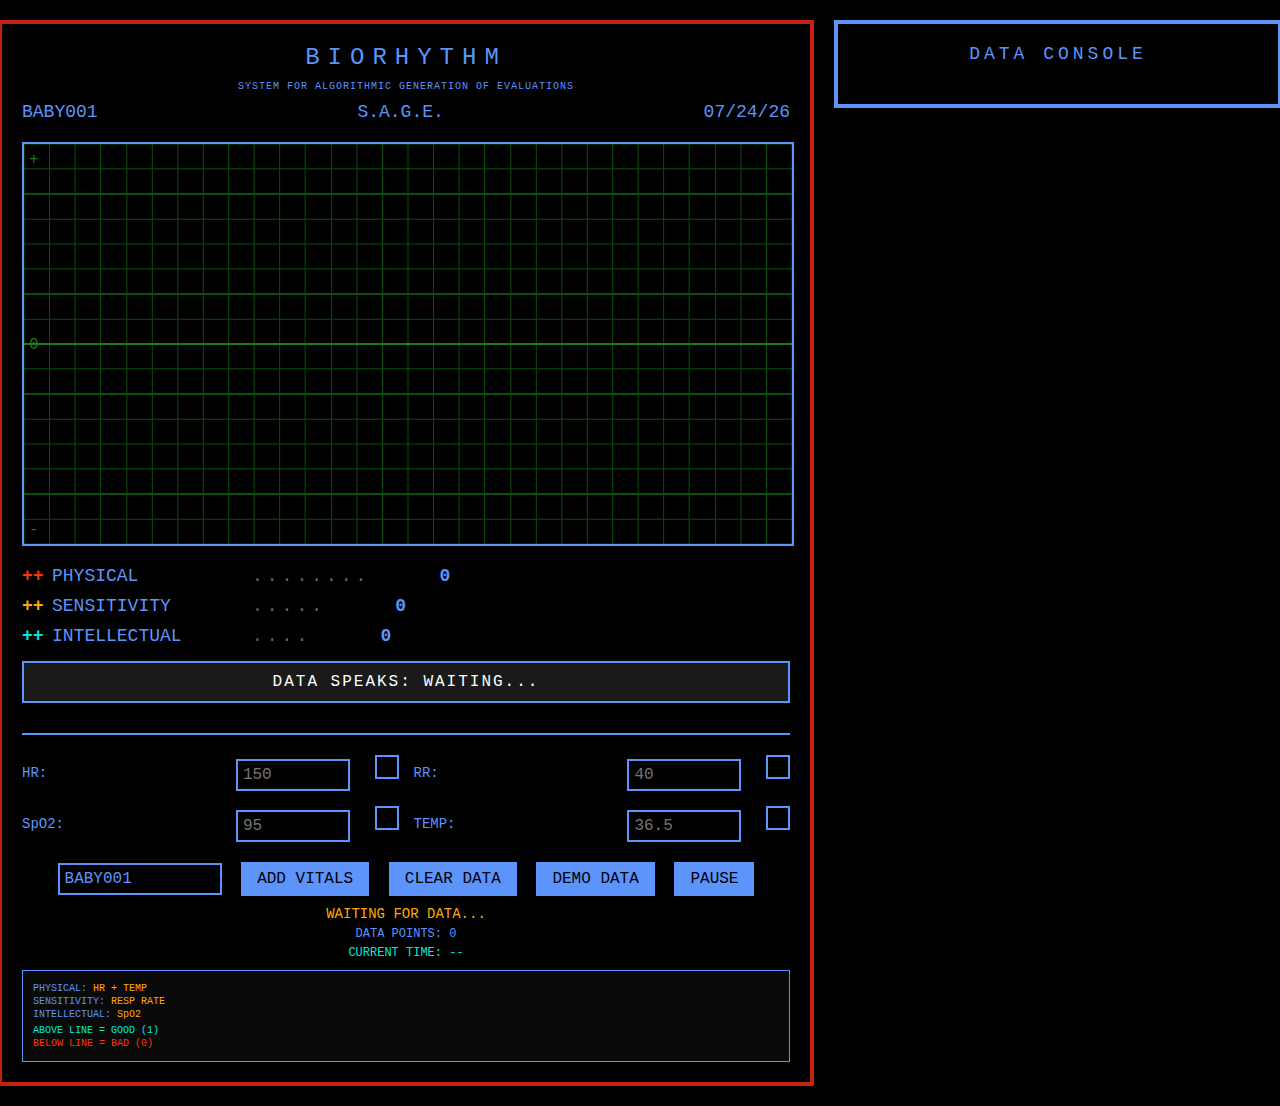
<file: demos/sage.html>
<!DOCTYPE html>
<html lang="en">
<head>
    <meta charset="UTF-8">
    <meta name="viewport" content="width=device-width, initial-scale=1.0">
    <title>S.A.G.E. - System for Algorithmic Generation of Evaluations</title>
    <style>
        @font-face {
            font-family: 'NES';
            src: url('https://fonts.googleapis.com/css2?family=Press+Start+2P&display=swap');
        }
        
        body {
            margin: 0;
            padding: 20px;
            background-color: #000;
            color: #fff;
            font-family: 'Courier New', monospace;
            display: flex;
            justify-content: center;
            align-items: flex-start;
            min-height: 100vh;
        }
        
        .main-container {
            display: flex;
            gap: 20px;
            align-items: flex-start;
        }
        
        .nes-container {
            width: 768px;
            background-color: #000;
            border: 4px solid #c42110;
            padding: 20px;
            image-rendering: pixelated;
            image-rendering: -moz-crisp-edges;
            image-rendering: crisp-edges;
        }
        
        .data-console {
            width: 400px;
            background-color: #000;
            border: 4px solid #5c94fc;
            padding: 20px;
            max-height: 90vh;
            overflow-y: auto;
        }
        
        .console-title {
            text-align: center;
            font-size: 18px;
            color: #5c94fc;
            margin-bottom: 20px;
            letter-spacing: 4px;
        }
        
        .data-entry {
            background-color: #1a1a1a;
            border: 2px solid #5c94fc;
            padding: 10px;
            margin-bottom: 10px;
            font-size: 12px;
        }
        
        .data-entry.active {
            border-color: #ffa800;
            box-shadow: 0 0 10px #ffa800;
        }
        
        .data-entry-header {
            display: flex;
            justify-content: space-between;
            align-items: center;
            margin-bottom: 10px;
            color: #ffa800;
        }
        
        .data-entry-time {
            color: #00e8d8;
        }
        
        .data-entry-controls {
            display: flex;
            gap: 10px;
        }
        
        .data-entry-controls button {
            padding: 2px 8px;
            font-size: 10px;
        }
        
        .data-values {
            display: grid;
            grid-template-columns: repeat(2, 1fr);
            gap: 8px;
            margin-bottom: 10px;
        }
        
        .data-value {
            display: flex;
            align-items: center;
            justify-content: space-between;
        }
        
        .data-value label {
            color: #5c94fc;
            width: 50px;
        }
        
        .data-value input {
            width: 80px;
            font-size: 12px;
            padding: 2px 4px;
        }
        
        .data-value .status-indicator {
            width: 12px;
            height: 12px;
            border: 1px solid #5c94fc;
            margin-left: 5px;
        }
        
        .data-value .status-indicator.good {
            background-color: #00e8d8;
        }
        
        .data-value .status-indicator.bad {
            background-color: #f83800;
        }
        
        .biorhythm-values {
            border-top: 1px solid #5c94fc;
            padding-top: 8px;
            font-size: 11px;
        }
        
        .biorhythm-value {
            display: flex;
            justify-content: space-between;
            margin: 2px 0;
        }
        
        .biorhythm-value .label {
            width: 100px;
        }
        
        .biorhythm-value.physical { color: #f83800; }
        .biorhythm-value.sensitivity { color: #ffa800; }
        .biorhythm-value.intellectual { color: #00e8d8; }
        
        .title {
            text-align: center;
            font-size: 24px;
            letter-spacing: 8px;
            margin-bottom: 10px;
            color: #5c94fc;
            text-shadow: 2px 2px 0 #000;
        }
        
        .info-line {
            display: flex;
            justify-content: space-between;
            font-size: 18px;
            margin-bottom: 20px;
            color: #5c94fc;
        }
        
        #biorhythm-display {
            position: relative;
            width: 100%;
            height: 400px;
            background-color: #000;
            border: 2px solid #5c94fc;
            margin-bottom: 20px;
            cursor: crosshair;
        }
        
        canvas {
            width: 100%;
            height: 100%;
            image-rendering: pixelated;
            image-rendering: -moz-crisp-edges;
            image-rendering: crisp-edges;
        }
        
        .stats {
            margin-top: 20px;
        }
        
        .stat-line {
            font-size: 18px;
            margin: 10px 0;
            color: #5c94fc;
            display: flex;
            align-items: center;
        }
        
        .stat-label {
            display: inline-block;
            width: 20px;
            text-align: center;
            margin-right: 10px;
            font-weight: bold;
        }
        
        .stat-label.red { color: #f83800; }
        .stat-label.yellow { color: #ffa800; }
        .stat-label.cyan { color: #00e8d8; }
        
        .stat-name {
            display: inline-block;
            width: 200px;
        }
        
        .dots {
            display: inline-block;
            color: #686868;
            letter-spacing: 4px;
        }
        
        .stat-value {
            display: inline-block;
            width: 80px;
            text-align: right;
            font-weight: bold;
        }
        
        .vitals-section {
            margin-top: 30px;
            border-top: 2px solid #5c94fc;
            padding-top: 20px;
        }
        
        .vital-grid {
            display: grid;
            grid-template-columns: repeat(2, 1fr);
            gap: 15px;
            margin-bottom: 20px;
        }
        
        .vital-input {
            display: flex;
            align-items: center;
            justify-content: space-between;
        }
        
        .vital-label {
            color: #5c94fc;
            font-size: 14px;
        }
        
        .vital-status {
            width: 20px;
            height: 20px;
            border: 2px solid #5c94fc;
            display: inline-block;
            margin-left: 10px;
        }
        
        .vital-status.good {
            background-color: #00e8d8;
        }
        
        .vital-status.bad {
            background-color: #f83800;
        }
        
        input {
            background-color: #000;
            color: #5c94fc;
            border: 2px solid #5c94fc;
            padding: 5px;
            font-family: 'Courier New', monospace;
            font-size: 16px;
            margin: 0 5px;
            width: 100px;
        }
        
        input.name-input {
            width: 150px;
        }
        
        button {
            background-color: #5c94fc;
            color: #000;
            border: none;
            padding: 8px 16px;
            font-family: 'Courier New', monospace;
            font-size: 16px;
            cursor: pointer;
            margin: 0 5px;
        }
        
        button:hover {
            background-color: #f83800;
        }
        
        .controls {
            text-align: center;
            margin-top: 20px;
        }
        
        .status-text {
            font-size: 14px;
            color: #ffa800;
            text-align: center;
            margin-top: 10px;
        }
        
        .data-count {
            font-size: 12px;
            color: #5c94fc;
            text-align: center;
            margin-top: 5px;
        }
        
        .current-time {
            font-size: 12px;
            color: #00e8d8;
            text-align: center;
            margin-top: 5px;
        }
        
        .divination-message {
            font-size: 16px;
            text-align: center;
            margin: 15px 0;
            padding: 10px;
            border: 2px solid #5c94fc;
            background-color: #1a1a1a;
            letter-spacing: 2px;
            animation: pulse 2s infinite;
        }
        
        .divination-message.all-good {
            color: #00e8d8;
            border-color: #00e8d8;
        }
        
        .divination-message.all-bad {
            color: #f83800;
            border-color: #f83800;
            animation: pulse 0.5s infinite;
        }
        
        .divination-message.mixed {
            color: #ffa800;
            border-color: #ffa800;
        }
        
        @keyframes pulse {
            0% { opacity: 0.8; }
            50% { opacity: 1; }
            100% { opacity: 0.8; }
        }
        
        .legend {
            font-size: 10px;
            color: #5c94fc;
            margin-top: 10px;
            padding: 10px;
            border: 1px solid #5c94fc;
            background-color: #0a0a0a;
        }
        
        .legend-item {
            margin: 2px 0;
        }
        
        .legend-item span {
            color: #ffa800;
        }
        
        /* Scrollbar styling */
        .data-console::-webkit-scrollbar {
            width: 8px;
        }
        
        .data-console::-webkit-scrollbar-track {
            background: #1a1a1a;
            border: 1px solid #5c94fc;
        }
        
        .data-console::-webkit-scrollbar-thumb {
            background: #5c94fc;
        }
        
        .data-console::-webkit-scrollbar-thumb:hover {
            background: #f83800;
        }
    </style>
</head>
<body>
    <div class="main-container">
        <div class="nes-container">
            <div class="title">BIORHYTHM</div>
            <div style="text-align: center; font-size: 10px; color: #5c94fc; margin-bottom: 10px; letter-spacing: 1px;">
                SYSTEM FOR ALGORITHMIC GENERATION OF EVALUATIONS
            </div>
            
            <div class="info-line">
                <span id="baby-name">BABY001</span>
                <span id="unit-name">S.A.G.E.</span>
                <span id="current-date">10/23/89</span>
            </div>
            
            <div id="biorhythm-display">
                <canvas id="biorhythm-canvas"></canvas>
                <div id="data-marker" style="position: absolute; display: none; pointer-events: none;">
                    <div style="width: 2px; height: 400px; background: #fff; opacity: 0.8;"></div>
                    <div style="position: absolute; top: -20px; left: -30px; background: #000; border: 1px solid #fff; padding: 2px 5px; font-size: 10px; white-space: nowrap;" id="marker-label"></div>
                </div>
            </div>
            
            <div class="stats">
                <div class="stat-line">
                    <span class="stat-label red">++</span>
                    <span class="stat-name">PHYSICAL</span>
                    <span class="dots">........</span>
                    <span class="stat-value" id="physical-value">0</span>
                </div>
                <div class="stat-line">
                    <span class="stat-label yellow">++</span>
                    <span class="stat-name">SENSITIVITY</span>
                    <span class="dots">.....</span>
                    <span class="stat-value" id="sensitivity-value">0</span>
                </div>
                <div class="stat-line">
                    <span class="stat-label cyan">++</span>
                    <span class="stat-name">INTELLECTUAL</span>
                    <span class="dots">....</span>
                    <span class="stat-value" id="intellectual-value">0</span>
                </div>
            </div>
            
            <div class="divination-message" id="divination-message">
                DATA SPEAKS: WAITING...
            </div>
            
            <div class="vitals-section">
                <div class="vital-grid">
                    <div class="vital-input">
                        <span class="vital-label">HR:</span>
                        <div>
                            <input type="number" id="hr-input" placeholder="150" min="0" max="300">
                            <span class="vital-status" id="hr-status"></span>
                        </div>
                    </div>
                    <div class="vital-input">
                        <span class="vital-label">RR:</span>
                        <div>
                            <input type="number" id="rr-input" placeholder="40" min="0" max="100">
                            <span class="vital-status" id="rr-status"></span>
                        </div>
                    </div>
                    <div class="vital-input">
                        <span class="vital-label">SpO2:</span>
                        <div>
                            <input type="number" id="spo2-input" placeholder="95" min="0" max="100">
                            <span class="vital-status" id="spo2-status"></span>
                        </div>
                    </div>
                    <div class="vital-input">
                        <span class="vital-label">TEMP:</span>
                        <div>
                            <input type="number" id="temp-input" placeholder="36.5" step="0.1" min="30" max="42">
                            <span class="vital-status" id="temp-status"></span>
                        </div>
                    </div>
                </div>
                
                <div class="controls">
                    <input type="text" id="baby-name-input" class="name-input" placeholder="Baby Name" value="BABY001">
                    <button onclick="addVitals()">ADD VITALS</button>
                    <button onclick="clearData()">CLEAR DATA</button>
                    <button onclick="generateDemoData()">DEMO DATA</button>
                    <button onclick="toggleAnimation()" id="anim-button">PAUSE</button>
                </div>
                
                <div class="status-text" id="status-message">
                    WAITING FOR DATA...
                </div>
                <div class="data-count" id="data-count">
                    DATA POINTS: 0
                </div>
                <div class="current-time" id="current-time">
                    CURRENT TIME: --
                </div>
                
                <div class="legend">
                    <div class="legend-item">PHYSICAL: <span>HR + TEMP</span></div>
                    <div class="legend-item">SENSITIVITY: <span>RESP RATE</span></div>
                    <div class="legend-item">INTELLECTUAL: <span>SpO2</span></div>
                    <div class="legend-item" style="margin-top: 5px; color: #00e8d8;">ABOVE LINE = GOOD (1)</div>
                    <div class="legend-item" style="color: #f83800;">BELOW LINE = BAD (0)</div>
                </div>
            </div>
        </div>
        
        <div class="data-console">
            <div class="console-title">DATA CONSOLE</div>
            <div id="data-entries"></div>
        </div>
    </div>

    <script>
        const canvas = document.getElementById('biorhythm-canvas');
        const ctx = canvas.getContext('2d');
        
        // Set canvas resolution
        canvas.width = 764;
        canvas.height = 396;
        
        // Animation variables
        let animationFrame = 0;
        let isAnimating = true;
        let animationId = null;
        let currentDataPointIndex = 0;
        
        // Vital data storage
        let vitalReadings = [];
        
        // Wave data - stores the calculated biorhythm values
        let waveData = {
            physical: [],
            sensitivity: [],
            intellectual: []
        };
        
        // NICU Vital Ranges
        const vitalRanges = {
            hr: { min: 120, max: 180 },
            rr: { min: 30, max: 60 },
            spo2: { min: 92, max: 100 },
            temp: { min: 36.0, max: 37.5 }
        };
        
        // NES-style colors
        const colors = {
            physical: '#f83800',      // Red
            sensitivity: '#ffa800',   // Yellow/Orange
            intellectual: '#00e8d8',  // Cyan
            grid: '#0a4f0a',         // Dark green
            gridBright: '#1a7f1a'    // Bright green
        };
        
        function updateDate() {
            const now = new Date();
            const displayDate = (now.getMonth() + 1).toString().padStart(2, '0') + '/' +
                              now.getDate().toString().padStart(2, '0') + '/' +
                              now.getFullYear().toString().substr(2);
            document.getElementById('current-date').textContent = displayDate;
        }
        
        function checkVital(value, type) {
            const range = vitalRanges[type];
            return value >= range.min && value <= range.max;
        }
        
        function updateVitalStatus() {
            const hrValue = parseFloat(document.getElementById('hr-input').value);
            const rrValue = parseFloat(document.getElementById('rr-input').value);
            const spo2Value = parseFloat(document.getElementById('spo2-input').value);
            const tempValue = parseFloat(document.getElementById('temp-input').value);
            
            let currentStatus = { hr: 0, rr: 0, spo2: 0, temp: 0 };
            
            if (!isNaN(hrValue)) {
                currentStatus.hr = checkVital(hrValue, 'hr') ? 1 : 0;
                document.getElementById('hr-status').className = 'vital-status ' + (currentStatus.hr ? 'good' : 'bad');
            }
            
            if (!isNaN(rrValue)) {
                currentStatus.rr = checkVital(rrValue, 'rr') ? 1 : 0;
                document.getElementById('rr-status').className = 'vital-status ' + (currentStatus.rr ? 'good' : 'bad');
            }
            
            if (!isNaN(spo2Value)) {
                currentStatus.spo2 = checkVital(spo2Value, 'spo2') ? 1 : 0;
                document.getElementById('spo2-status').className = 'vital-status ' + (currentStatus.spo2 ? 'good' : 'bad');
            }
            
            if (!isNaN(tempValue)) {
                currentStatus.temp = checkVital(tempValue, 'temp') ? 1 : 0;
                document.getElementById('temp-status').className = 'vital-status ' + (currentStatus.temp ? 'good' : 'bad');
            }
            
            return currentStatus;
        }
        
        // Add event listeners for real-time updates
        ['hr-input', 'rr-input', 'spo2-input', 'temp-input'].forEach(id => {
            document.getElementById(id).addEventListener('input', updateVitalStatus);
        });
        
        // Add click handler for selecting data points on grid
        canvas.addEventListener('click', function(e) {
            if (vitalReadings.length === 0) return;
            
            const rect = canvas.getBoundingClientRect();
            const x = (e.clientX - rect.left) * (canvas.width / rect.width);
            const clickProgress = x / canvas.width;
            const dataIndex = Math.floor(clickProgress * vitalReadings.length);
            
            if (dataIndex >= 0 && dataIndex < vitalReadings.length) {
                currentDataPointIndex = dataIndex;
                highlightActiveDataPoint(dataIndex);
                
                // Calculate the animation frame that corresponds to this data point
                const dataLength = waveData.physical.length;
                const cycleLength = dataLength * 20; // Must match the cycleLength in animate()
                animationFrame = (dataIndex / dataLength) * cycleLength;
                
                // Update displays for selected point
                const reading = vitalReadings[dataIndex];
                const time = new Date(reading.timestamp);
                const timeStr = time.toLocaleTimeString('en-US', { 
                    hour: '2-digit', 
                    minute: '2-digit', 
                    second: '2-digit' 
                });
                document.getElementById('current-time').textContent = `SELECTED: ${timeStr}`;
                
                // Flash the selection
                const marker = document.getElementById('data-marker');
                marker.style.display = 'block';
                marker.style.left = x + 'px';
                document.getElementById('marker-label').textContent = `POINT ${dataIndex + 1}`;
                
                setTimeout(() => {
                    marker.style.display = 'none';
                }, 2000);
            }
        });
        
        // Add hover effect
        canvas.addEventListener('mousemove', function(e) {
            if (vitalReadings.length === 0) return;
            
            const rect = canvas.getBoundingClientRect();
            const x = (e.clientX - rect.left) * (canvas.width / rect.width);
            const hoverProgress = x / canvas.width;
            const dataIndex = Math.floor(hoverProgress * vitalReadings.length);
            
            if (dataIndex >= 0 && dataIndex < vitalReadings.length) {
                canvas.style.cursor = 'pointer';
                canvas.title = `Click to select data point ${dataIndex + 1}`;
            }
        });
        
        function drawGrid() {
            // Clear canvas
            ctx.fillStyle = '#000';
            ctx.fillRect(0, 0, canvas.width, canvas.height);
            
            // Draw grid lines
            ctx.strokeStyle = colors.grid;
            ctx.lineWidth = 1;
            
            // Vertical lines
            for (let i = 0; i < 31; i++) {
                const x = (i / 30) * canvas.width;
                ctx.beginPath();
                ctx.moveTo(x, 0);
                ctx.lineTo(x, canvas.height);
                ctx.stroke();
            }
            
            // Horizontal lines (17 lines from -8 to +8)
            for (let i = 0; i < 17; i++) {
                const y = (i / 16) * canvas.height;
                ctx.beginPath();
                ctx.moveTo(0, y);
                ctx.lineTo(canvas.width, y);
                ctx.stroke();
            }
            
            // Draw center line (0 line) - brighter
            ctx.strokeStyle = colors.gridBright;
            ctx.lineWidth = 2;
            ctx.beginPath();
            ctx.moveTo(0, canvas.height / 2);
            ctx.lineTo(canvas.width, canvas.height / 2);
            ctx.stroke();
            
            // Draw axis markers (+ at top, 0 at center, - at bottom)
            ctx.fillStyle = colors.gridBright;
            ctx.font = '16px Courier New';
            ctx.fillText('+', 5, 20);
            ctx.fillText('0', 5, canvas.height / 2 + 5);
            ctx.fillText('-', 5, canvas.height - 10);
        }
        
        function calculateBiorhythmValue(hr, rr, spo2, temp, type) {
            // Normalize vital values to -1 to 1 range
            const hrNorm = (hr - vitalRanges.hr.min) / (vitalRanges.hr.max - vitalRanges.hr.min) * 2 - 1;
            const rrNorm = (rr - vitalRanges.rr.min) / (vitalRanges.rr.max - vitalRanges.rr.min) * 2 - 1;
            const spo2Norm = (spo2 - vitalRanges.spo2.min) / (vitalRanges.spo2.max - vitalRanges.spo2.min) * 2 - 1;
            const tempNorm = (temp - vitalRanges.temp.min) / (vitalRanges.temp.max - vitalRanges.temp.min) * 2 - 1;
            
            // Calculate biorhythm based on vital combinations
            let value = 0;
            switch(type) {
                case 'physical':
                    // Physical based on HR and Temperature
                    value = (hrNorm + tempNorm) / 2;
                    break;
                case 'sensitivity':
                    // Sensitivity based on RR
                    value = rrNorm;
                    break;
                case 'intellectual':
                    // Intellectual based on SpO2
                    value = spo2Norm;
                    break;
            }
            
            // Scale to -8 to +8 range
            return value * 8;
        }
        
        function updateWaveData() {
            // Generate wave data from vital readings
            waveData = {
                physical: [],
                sensitivity: [],
                intellectual: []
            };
            
            vitalReadings.forEach(reading => {
                const physical = calculateBiorhythmValue(
                    reading.hr, reading.rr, reading.spo2, reading.temp, 'physical'
                );
                const sensitivity = calculateBiorhythmValue(
                    reading.hr, reading.rr, reading.spo2, reading.temp, 'sensitivity'
                );
                const intellectual = calculateBiorhythmValue(
                    reading.hr, reading.rr, reading.spo2, reading.temp, 'intellectual'
                );
                
                waveData.physical.push(physical);
                waveData.sensitivity.push(sensitivity);
                waveData.intellectual.push(intellectual);
            });
        }
        
        function updateDataConsole() {
            const container = document.getElementById('data-entries');
            container.innerHTML = '';
            
            vitalReadings.forEach((reading, index) => {
                const date = new Date(reading.timestamp);
                const timeStr = date.toLocaleTimeString('en-US', { 
                    hour: '2-digit', 
                    minute: '2-digit', 
                    second: '2-digit' 
                });
                const dateStr = date.toLocaleDateString('en-US', { 
                    month: '2-digit', 
                    day: '2-digit', 
                    year: '2-digit' 
                });
                
                const physical = calculateBiorhythmValue(
                    reading.hr, reading.rr, reading.spo2, reading.temp, 'physical'
                );
                const sensitivity = calculateBiorhythmValue(
                    reading.hr, reading.rr, reading.spo2, reading.temp, 'sensitivity'
                );
                const intellectual = calculateBiorhythmValue(
                    reading.hr, reading.rr, reading.spo2, reading.temp, 'intellectual'
                );
                
                const entryDiv = document.createElement('div');
                entryDiv.className = 'data-entry';
                entryDiv.id = `entry-${index}`;
                entryDiv.innerHTML = `
                    <div class="data-entry-header">
                        <span>POINT ${index + 1}</span>
                        <span class="data-entry-time">${dateStr} ${timeStr}</span>
                        <div class="data-entry-controls">
                            <button onclick="updateDataPoint(${index})">UPDATE</button>
                            <button onclick="deleteDataPoint(${index})">DELETE</button>
                        </div>
                    </div>
                    <div class="data-values">
                        <div class="data-value">
                            <label>HR:</label>
                            <input type="number" id="hr-${index}" value="${reading.hr.toFixed(0)}" min="0" max="300">
                            <span class="status-indicator ${reading.status.hr ? 'good' : 'bad'}"></span>
                        </div>
                        <div class="data-value">
                            <label>RR:</label>
                            <input type="number" id="rr-${index}" value="${reading.rr.toFixed(0)}" min="0" max="100">
                            <span class="status-indicator ${reading.status.rr ? 'good' : 'bad'}"></span>
                        </div>
                        <div class="data-value">
                            <label>SpO2:</label>
                            <input type="number" id="spo2-${index}" value="${reading.spo2.toFixed(0)}" min="0" max="100">
                            <span class="status-indicator ${reading.status.spo2 ? 'good' : 'bad'}"></span>
                        </div>
                        <div class="data-value">
                            <label>TEMP:</label>
                            <input type="number" id="temp-${index}" value="${reading.temp.toFixed(1)}" step="0.1" min="30" max="42">
                            <span class="status-indicator ${reading.status.temp ? 'good' : 'bad'}"></span>
                        </div>
                    </div>
                    <div class="biorhythm-values">
                        <div class="biorhythm-value physical">
                            <span class="label">PHYSICAL:</span>
                            <span>${physical.toFixed(1)}</span>
                        </div>
                        <div class="biorhythm-value sensitivity">
                            <span class="label">SENSITIVITY:</span>
                            <span>${sensitivity.toFixed(1)}</span>
                        </div>
                        <div class="biorhythm-value intellectual">
                            <span class="label">INTELLECTUAL:</span>
                            <span>${intellectual.toFixed(1)}</span>
                        </div>
                    </div>
                `;
                container.appendChild(entryDiv);
            });
        }
        
        function highlightActiveDataPoint(index) {
            // Remove active class from all entries
            document.querySelectorAll('.data-entry').forEach(entry => {
                entry.classList.remove('active');
            });
            
            // Add active class to current entry
            const activeEntry = document.getElementById(`entry-${index}`);
            if (activeEntry) {
                activeEntry.classList.add('active');
                // Scroll into view if needed
                activeEntry.scrollIntoView({ behavior: 'smooth', block: 'nearest' });
            }
        }
        
        function updateDataPoint(index) {
            const hr = parseFloat(document.getElementById(`hr-${index}`).value);
            const rr = parseFloat(document.getElementById(`rr-${index}`).value);
            const spo2 = parseFloat(document.getElementById(`spo2-${index}`).value);
            const temp = parseFloat(document.getElementById(`temp-${index}`).value);
            
            if (!isNaN(hr) && !isNaN(rr) && !isNaN(spo2) && !isNaN(temp)) {
                vitalReadings[index].hr = hr;
                vitalReadings[index].rr = rr;
                vitalReadings[index].spo2 = spo2;
                vitalReadings[index].temp = temp;
                vitalReadings[index].status = {
                    hr: checkVital(hr, 'hr') ? 1 : 0,
                    rr: checkVital(rr, 'rr') ? 1 : 0,
                    spo2: checkVital(spo2, 'spo2') ? 1 : 0,
                    temp: checkVital(temp, 'temp') ? 1 : 0
                };
                
                updateWaveData();
                updateDataConsole();
                updateStatusMessage();
                
                // Draw a vertical marker for new data point
                const marker = document.getElementById('data-marker');
                const xPos = (vitalReadings.length - 1) / vitalReadings.length * canvas.width;
                marker.style.display = 'block';
                marker.style.left = xPos + 'px';
                document.getElementById('marker-label').textContent = 'NEW';
                
                setTimeout(() => {
                    marker.style.display = 'none';
                }, 1500);
            }
        }
        
        function deleteDataPoint(index) {
            vitalReadings.splice(index, 1);
            updateWaveData();
            updateDataConsole();
            updateStatusMessage();
            
            // Update data count
            document.getElementById('data-count').textContent = `DATA POINTS: ${vitalReadings.length}`;
        }
        
        function updateStatusMessage() {
            if (vitalReadings.length === 0) {
                document.getElementById('status-message').textContent = 'WAITING FOR DATA...';
                document.getElementById('status-message').style.color = '#ffa800';
                return;
            }
            
            const lastReading = vitalReadings[vitalReadings.length - 1];
            const totalGood = Object.values(lastReading.status).reduce((a, b) => a + b, 0);
            const statusEl = document.getElementById('status-message');
            if (totalGood === 4) {
                statusEl.textContent = 'ALL SYSTEMS NORMAL';
                statusEl.style.color = '#00e8d8';
            } else {
                statusEl.textContent = `WARNING - ${4 - totalGood} VITAL(S) ABNORMAL`;
                statusEl.style.color = '#f83800';
            }
        }
        
        function animate() {
            if (!isAnimating) return;
            
            drawGrid();
            
            if (vitalReadings.length === 0) {
                animationId = requestAnimationFrame(animate);
                return;
            }
            
            const dotSize = 4;
            const centerY = canvas.height / 2;
            const amplitude = (canvas.height / 2 - 10) / 8; // Scale for -8 to +8 range
            
            // TRUE SNAKE EFFECT - dots moving left to right
            const dotsPerWave = 30; // Number of dots visible per wave
            const scrollSpeed = 1.5; // Animation speed
            const scrollOffset = animationFrame * scrollSpeed;
            
            // Calculate which data points we're showing based on scroll position
            const dataLength = waveData.physical.length;
            const cycleLength = dataLength * 20; // Pixels per data cycle
            const currentCycle = Math.floor(scrollOffset / cycleLength);
            const cycleProgress = (scrollOffset % cycleLength) / cycleLength;
            
            // Update current data point based on cycle progress
            currentDataPointIndex = Math.floor(cycleProgress * dataLength) % dataLength;
            
            // Update displays
            if (vitalReadings[currentDataPointIndex]) {
                const currentTime = new Date(vitalReadings[currentDataPointIndex].timestamp);
                const timeStr = currentTime.toLocaleTimeString('en-US', { 
                    hour: '2-digit', 
                    minute: '2-digit', 
                    second: '2-digit' 
                });
                document.getElementById('current-time').textContent = `CURRENT TIME: ${timeStr}`;
                highlightActiveDataPoint(currentDataPointIndex);
            }
            
            // Draw the snake of dots
            for (let i = 0; i < dotsPerWave * 3; i++) { // 3x for smoother coverage
                // Calculate x position - dots move left to right
                const x = ((scrollOffset + i * 8) % (canvas.width + 200)) - 100;
                
                // Only draw if on screen
                if (x >= -10 && x <= canvas.width + 10) {
                    // Calculate which data point this x position corresponds to
                    const dataProgress = (x / canvas.width) * dataLength;
                    const dataIndex = Math.floor(dataProgress) % dataLength;
                    const nextIndex = (dataIndex + 1) % dataLength;
                    const interpolation = dataProgress - Math.floor(dataProgress);
                    
                    // Fade effect - dots fade as they approach right edge
                    const fadeStart = canvas.width * 0.7;
                    const opacity = x < fadeStart ? 1 : Math.max(0, 1 - ((x - fadeStart) / (canvas.width - fadeStart)));
                    
                    if (opacity > 0 && dataIndex < waveData.physical.length) {
                        ctx.globalAlpha = opacity;
                        
                        // Physical wave (red)
                        const physicalValue = waveData.physical[dataIndex] + 
                            (waveData.physical[nextIndex] - waveData.physical[dataIndex]) * interpolation;
                        const physicalY = centerY - (physicalValue * amplitude);
                        ctx.fillStyle = colors.physical;
                        ctx.fillRect(x - dotSize/2, physicalY - dotSize/2, dotSize, dotSize);
                        
                        // Sensitivity wave (yellow)
                        const sensitivityValue = waveData.sensitivity[dataIndex] + 
                            (waveData.sensitivity[nextIndex] - waveData.sensitivity[dataIndex]) * interpolation;
                        const sensitivityY = centerY - (sensitivityValue * amplitude);
                        ctx.fillStyle = colors.sensitivity;
                        ctx.fillRect(x - dotSize/2, sensitivityY - dotSize/2, dotSize, dotSize);
                        
                        // Intellectual wave (cyan)
                        const intellectualValue = waveData.intellectual[dataIndex] + 
                            (waveData.intellectual[nextIndex] - waveData.intellectual[dataIndex]) * interpolation;
                        const intellectualY = centerY - (intellectualValue * amplitude);
                        ctx.fillStyle = colors.intellectual;
                        ctx.fillRect(x - dotSize/2, intellectualY - dotSize/2, dotSize, dotSize);
                        
                        ctx.globalAlpha = 1;
                    }
                }
            }
            
            // Draw vertical indicators for each data point when paused
            if (!isAnimating) {
                ctx.strokeStyle = '#5c94fc';
                ctx.lineWidth = 1;
                ctx.setLineDash([2, 4]);
                
                for (let i = 0; i < vitalReadings.length; i++) {
                    const xPos = (i / vitalReadings.length) * canvas.width;
                    ctx.beginPath();
                    ctx.moveTo(xPos, 0);
                    ctx.lineTo(xPos, canvas.height);
                    ctx.stroke();
                    
                    // Label the data point
                    if (i === currentDataPointIndex) {
                        ctx.fillStyle = '#ffa800';
                        ctx.font = '10px Courier New';
                        ctx.fillText(`${i + 1}`, xPos - 5, 10);
                    }
                }
                ctx.setLineDash([]);
            }
            
            // Draw SAGE reading line (always visible)
            const readingX = (currentDataPointIndex / vitalReadings.length) * canvas.width;
            ctx.strokeStyle = '#fff';
            ctx.lineWidth = 2;
            ctx.setLineDash([4, 4]);
            ctx.globalAlpha = 0.8;
            ctx.beginPath();
            ctx.moveTo(readingX, 0);
            ctx.lineTo(readingX, canvas.height);
            ctx.stroke();
            ctx.setLineDash([]);
            ctx.globalAlpha = 1;
            
            // Label the SAGE reading point
            ctx.fillStyle = '#fff';
            ctx.font = '10px Courier New';
            ctx.fillText('SAGE', readingX - 15, canvas.height - 5);
            
            // Update current values and divination
            if (waveData.physical.length > 0) {
                const physicalVal = waveData.physical[currentDataPointIndex];
                const sensitivityVal = waveData.sensitivity[currentDataPointIndex];
                const intellectualVal = waveData.intellectual[currentDataPointIndex];
                
                document.getElementById('physical-value').textContent = 
                    Math.round(physicalVal).toString().padStart(2, ' ');
                document.getElementById('sensitivity-value').textContent = 
                    Math.round(sensitivityVal).toString().padStart(2, ' ');
                document.getElementById('intellectual-value').textContent = 
                    Math.round(intellectualVal).toString().padStart(2, ' ');
                
                // Binary divination - above 0 is good (1), below is bad (0)
                const physicalBit = physicalVal > 0 ? 1 : 0;
                const sensitivityBit = sensitivityVal > 0 ? 1 : 0;
                const intellectualBit = intellectualVal > 0 ? 1 : 0;
                const binaryPattern = `${physicalBit}${sensitivityBit}${intellectualBit}`;
                
                updateDivination(binaryPattern);
            }
            
            // Update data count
            document.getElementById('data-count').textContent = `DATA POINTS: ${vitalReadings.length}`;
            
            animationFrame++;
            animationId = requestAnimationFrame(animate);
        }
        
        function addVitals() {
            const babyName = document.getElementById('baby-name-input').value;
            if (babyName) {
                document.getElementById('baby-name').textContent = babyName.toUpperCase().slice(0, 10);
            }
            
            const hr = parseFloat(document.getElementById('hr-input').value);
            const rr = parseFloat(document.getElementById('rr-input').value);
            const spo2 = parseFloat(document.getElementById('spo2-input').value);
            const temp = parseFloat(document.getElementById('temp-input').value);
            
            if (!isNaN(hr) && !isNaN(rr) && !isNaN(spo2) && !isNaN(temp)) {
                const currentStatus = updateVitalStatus();
                
                vitalReadings.push({
                    timestamp: Date.now(),
                    hr, rr, spo2, temp,
                    status: currentStatus
                });
                
                // Update wave data
                updateWaveData();
                updateDataConsole();
                updateStatusMessage();
                
                // Clear inputs
                document.getElementById('hr-input').value = '';
                document.getElementById('rr-input').value = '';
                document.getElementById('spo2-input').value = '';
                document.getElementById('temp-input').value = '';
                
                // Reset status indicators
                ['hr-status', 'rr-status', 'spo2-status', 'temp-status'].forEach(id => {
                    document.getElementById(id).className = 'vital-status';
                });
                
                // Reset animation frame to see new data immediately
                if (vitalReadings.length <= 2) {
                    animationFrame = 0;
                }
            }
        }
        
        function clearData() {
            vitalReadings = [];
            waveData = {
                physical: [],
                sensitivity: [],
                intellectual: []
            };
            animationFrame = 0;
            updateDataConsole();
            document.getElementById('status-message').textContent = 'WAITING FOR DATA...';
            document.getElementById('status-message').style.color = '#ffa800';
            document.getElementById('current-time').textContent = 'CURRENT TIME: --';
        }
        
        function generateDemoData() {
            clearData();
            
            // Generate smooth demo data
            for (let i = 0; i < 30; i++) {
                const phase = i * 0.2;
                
                // Generate smoothly varying vitals
                const hr = 150 + Math.sin(phase) * 20;
                const rr = 45 + Math.sin(phase * 1.3) * 10;
                const spo2 = 95 + Math.sin(phase * 0.8) * 3;
                const temp = 36.5 + Math.sin(phase * 0.5) * 0.5;
                
                const status = {
                    hr: checkVital(hr, 'hr') ? 1 : 0,
                    rr: checkVital(rr, 'rr') ? 1 : 0,
                    spo2: checkVital(spo2, 'spo2') ? 1 : 0,
                    temp: checkVital(temp, 'temp') ? 1 : 0
                };
                
                vitalReadings.push({
                    timestamp: Date.now() + i * 60000,
                    hr, rr, spo2, temp,
                    status
                });
            }
            
            updateWaveData();
            updateDataConsole();
            animationFrame = 0;
            updateStatusMessage();
        }
        
        function toggleAnimation() {
            isAnimating = !isAnimating;
            document.getElementById('anim-button').textContent = isAnimating ? 'PAUSE' : 'PLAY';
            if (isAnimating && !animationId) {
                animate();
            }
        }
        
        function updateDivination(pattern) {
            const divElement = document.getElementById('divination-message');
            let message = '';
            let className = '';
            
            switch(pattern) {
                case '111':
                    message = 'DATA SPEAKS: ALL SYSTEMS GOOD';
                    className = 'all-good';
                    break;
                case '000':
                    message = 'DATA SPEAKS: CRITICAL STATE';
                    className = 'all-bad';
                    break;
                case '110':
                    message = 'DATA SPEAKS: WATCH OXYGEN';
                    className = 'mixed';
                    break;
                case '101':
                    message = 'DATA SPEAKS: CHECK BREATHING';
                    className = 'mixed';
                    break;
                case '011':
                    message = 'DATA SPEAKS: MONITOR VITALS';
                    className = 'mixed';
                    break;
                case '100':
                    message = 'DATA SPEAKS: RESPIRATORY CONCERN';
                    className = 'mixed';
                    break;
                case '010':
                    message = 'DATA SPEAKS: OXYGEN ISSUE';
                    className = 'mixed';
                    break;
                case '001':
                    message = 'DATA SPEAKS: TEMPERATURE/HR ALERT';
                    className = 'mixed';
                    break;
                default:
                    message = 'DATA SPEAKS: READING...';
                    className = '';
            }
            
            divElement.textContent = message;
            divElement.className = 'divination-message ' + className;
        }
        
        // Initialize
        updateDate();
        animate();
        
        // Update date every minute
        setInterval(updateDate, 60000);
    </script>
</body>
</html>
</file>
<file: style.css>
/* Reset and Base Styles */
* {
    margin: 0;
    padding: 0;
    box-sizing: border-box;
}

body {
    font-family: -apple-system, BlinkMacSystemFont, 'Segoe UI', Roboto, Oxygen, Ubuntu, sans-serif;
    line-height: 1.6;
    color: #333;
    background-color: #f8f9fa;
}

/* Container */
.container {
    max-width: 1200px;
    margin: 0 auto;
    padding: 0 20px;
}

/* Header */
header {
    background-color: #2c3e50;
    color: white;
    padding: 2rem 0;
    box-shadow: 0 2px 5px rgba(0,0,0,0.1);
    position: sticky;
    top: 0;
    z-index: 1000;
}

header h1 {
    font-size: 2.5rem;
    margin-bottom: 0.5rem;
}

.tagline {
    font-size: 1.1rem;
    opacity: 0.9;
    color: #ecf0f1;
}

/* Navigation */
nav {
    margin-top: 1.5rem;
}

nav a {
    color: white;
    text-decoration: none;
    margin-right: 2rem;
    font-weight: 500;
    transition: all 0.3s;
    position: relative;
}

nav a:hover {
    opacity: 0.8;
}

nav a::after {
    content: '';
    position: absolute;
    bottom: -5px;
    left: 0;
    width: 0;
    height: 2px;
    background-color: #3498db;
    transition: width 0.3s;
}

nav a:hover::after {
    width: 100%;
}

/* Hero Section */
#hero {
    background: linear-gradient(135deg, #667eea 0%, #764ba2 100%);
    color: white;
    padding: 6rem 0;
    text-align: center;
}

#hero h2 {
    font-size: 3rem;
    margin-bottom: 1rem;
    animation: fadeInUp 1s ease;
}

.lead {
    font-size: 1.3rem;
    margin-bottom: 2rem;
    opacity: 0.95;
    animation: fadeInUp 1s ease 0.2s;
    animation-fill-mode: both;
}

.cta-button {
    display: inline-block;
    background-color: white;
    color: #667eea;
    padding: 14px 35px;
    border-radius: 5px;
    text-decoration: none;
    font-weight: bold;
    transition: all 0.3s;
    animation: fadeInUp 1s ease 0.4s;
    animation-fill-mode: both;
}

.cta-button:hover {
    transform: translateY(-2px);
    box-shadow: 0 5px 15px rgba(0,0,0,0.2);
}

/* Animations */
@keyframes fadeInUp {
    from {
        opacity: 0;
        transform: translateY(30px);
    }
    to {
        opacity: 1;
        transform: translateY(0);
    }
}

/* Sections */
section {
    padding: 4rem 0;
}

section h2 {
    font-size: 2.5rem;
    margin-bottom: 2rem;
    color: #2c3e50;
    text-align: center;
}

/* About Section */
.about-content p {
    font-size: 1.1rem;
    margin-bottom: 1.5rem;
    max-width: 800px;
    margin-left: auto;
    margin-right: auto;
}

/* Stats Container */
.stats-container {
    display: flex;
    justify-content: center;
    gap: 4rem;
    margin-top: 3rem;
}

.stat {
    text-align: center;
}

.stat h3 {
    font-size: 3rem;
    color: #667eea;
    margin-bottom: 0.5rem;
}

.stat p {
    color: #666;
    font-size: 1rem;
}

/* Projects Section */
#projects {
    background-color: white;
}

.project {
    max-width: 900px;
    margin: 0 auto 4rem auto;
    padding: 2.5rem;
    background-color: #f8f9fa;
    border-radius: 10px;
    box-shadow: 0 5px 20px rgba(0,0,0,0.08);
    transition: transform 0.3s;
}

.project:hover {
    transform: translateY(-5px);
}

.project h3 {
    color: #2c3e50;
    font-size: 2rem;
    margin-bottom: 1rem;
}

.project-image {
    width: 100%;
    max-width: 100%;
    height: auto;
    border-radius: 8px;
    margin: 1rem 0;
    box-shadow: 0 4px 15px rgba(0,0,0,0.1);
    transition: transform 0.3s;
}

.project-image:hover {
    transform: scale(1.02);
}

.project-status {
    display: inline-block;
    background-color: #e8f5e9;
    color: #2e7d32;
    padding: 5px 15px;
    border-radius: 20px;
    font-size: 0.9rem;
    margin-bottom: 1rem;
}

.tech-tags {
    margin: 1.5rem 0;
    display: flex;
    flex-wrap: wrap;
    gap: 0.5rem;
}

.tech-tags span {
    background-color: #e3f2fd;
    color: #1976d2;
    padding: 5px 12px;
    border-radius: 15px;
    font-size: 0.85rem;
}

.demo-link {
    color: #667eea;
    font-weight: bold;
    margin-top: 1rem;
}

.demo-link a {
    color: #667eea;
    text-decoration: none;
    transition: color 0.3s;
}

.demo-link a:hover {
    color: #764ba2;
    text-decoration: underline;
}

/* Tech Stack Section */
#tech-stack {
    background-color: #f8f9fa;
}

.section-intro {
    text-align: center;
    font-size: 1.2rem;
    color: #666;
    margin-bottom: 3rem;
}

.tech-grid {
    display: grid;
    grid-template-columns: repeat(auto-fit, minmax(250px, 1fr));
    gap: 2rem;
    max-width: 1000px;
    margin: 0 auto;
}

.tech-category {
    background-color: white;
    padding: 2rem;
    border-radius: 8px;
    box-shadow: 0 2px 10px rgba(0,0,0,0.08);
}

.tech-category h3 {
    color: #667eea;
    margin-bottom: 1rem;
    font-size: 1.3rem;
}

.tech-category ul {
    list-style: none;
}

.tech-category li {
    padding: 0.5rem 0;
    position: relative;
    padding-left: 1.5rem;
}

.tech-category li:before {
    content: "▸";
    position: absolute;
    left: 0;
    color: #667eea;
}

/* Approach Section */
.approach-grid {
    display: grid;
    grid-template-columns: repeat(auto-fit, minmax(250px, 1fr));
    gap: 2rem;
    margin-top: 3rem;
}

.principle {
    text-align: center;
    padding: 2rem;
    background-color: white;
    border-radius: 8px;
    box-shadow: 0 2px 10px rgba(0,0,0,0.08);
    transition: transform 0.3s;
}

.principle:hover {
    transform: translateY(-5px);
}

.principle-icon {
    font-size: 3rem;
    margin-bottom: 1rem;
}

.principle h3 {
    color: #667eea;
    margin-bottom: 1rem;
}

/* Contact Section */
#contact {
    background-color: #2c3e50;
    color: white;
    text-align: center;
}

#contact h2 {
    color: white;
}

.contact-intro {
    font-size: 1.2rem;
    margin-bottom: 2rem;
    max-width: 700px;
    margin-left: auto;
    margin-right: auto;
}

.contact-info {
    margin-top: 2rem;
}

.contact-button {
    display: inline-block;
    background-color: transparent;
    color: white;
    border: 2px solid white;
    padding: 12px 30px;
    margin: 0.5rem;
    border-radius: 5px;
    text-decoration: none;
    transition: all 0.3s;
}

.contact-button:hover {
    background-color: white;
    color: #2c3e50;
    transform: translateY(-2px);
}

/* Footer */
footer {
    background-color: #1a1a1a;
    color: white;
    text-align: center;
    padding: 2rem 0;
}

/* Responsive */
@media (max-width: 768px) {
    header h1 {
        font-size: 1.8rem;
    }
    
    .tagline {
        font-size: 0.9rem;
    }
    
    #hero h2 {
        font-size: 2rem;
    }
    
    nav {
        overflow-x: auto;
        white-space: nowrap;
        -webkit-overflow-scrolling: touch;
    }
    
    nav a {
        margin-right: 1rem;
    }
    
    .stats-container {
        flex-direction: column;
        gap: 2rem;
    }
    
    .tech-grid {
        grid-template-columns: 1fr;
    }
    
    .approach-grid {
        grid-template-columns: 1fr;
    }
    
    .contact-button {
        display: block;
        margin: 0.5rem auto;
        max-width: 200px;
    }
}
</file>
